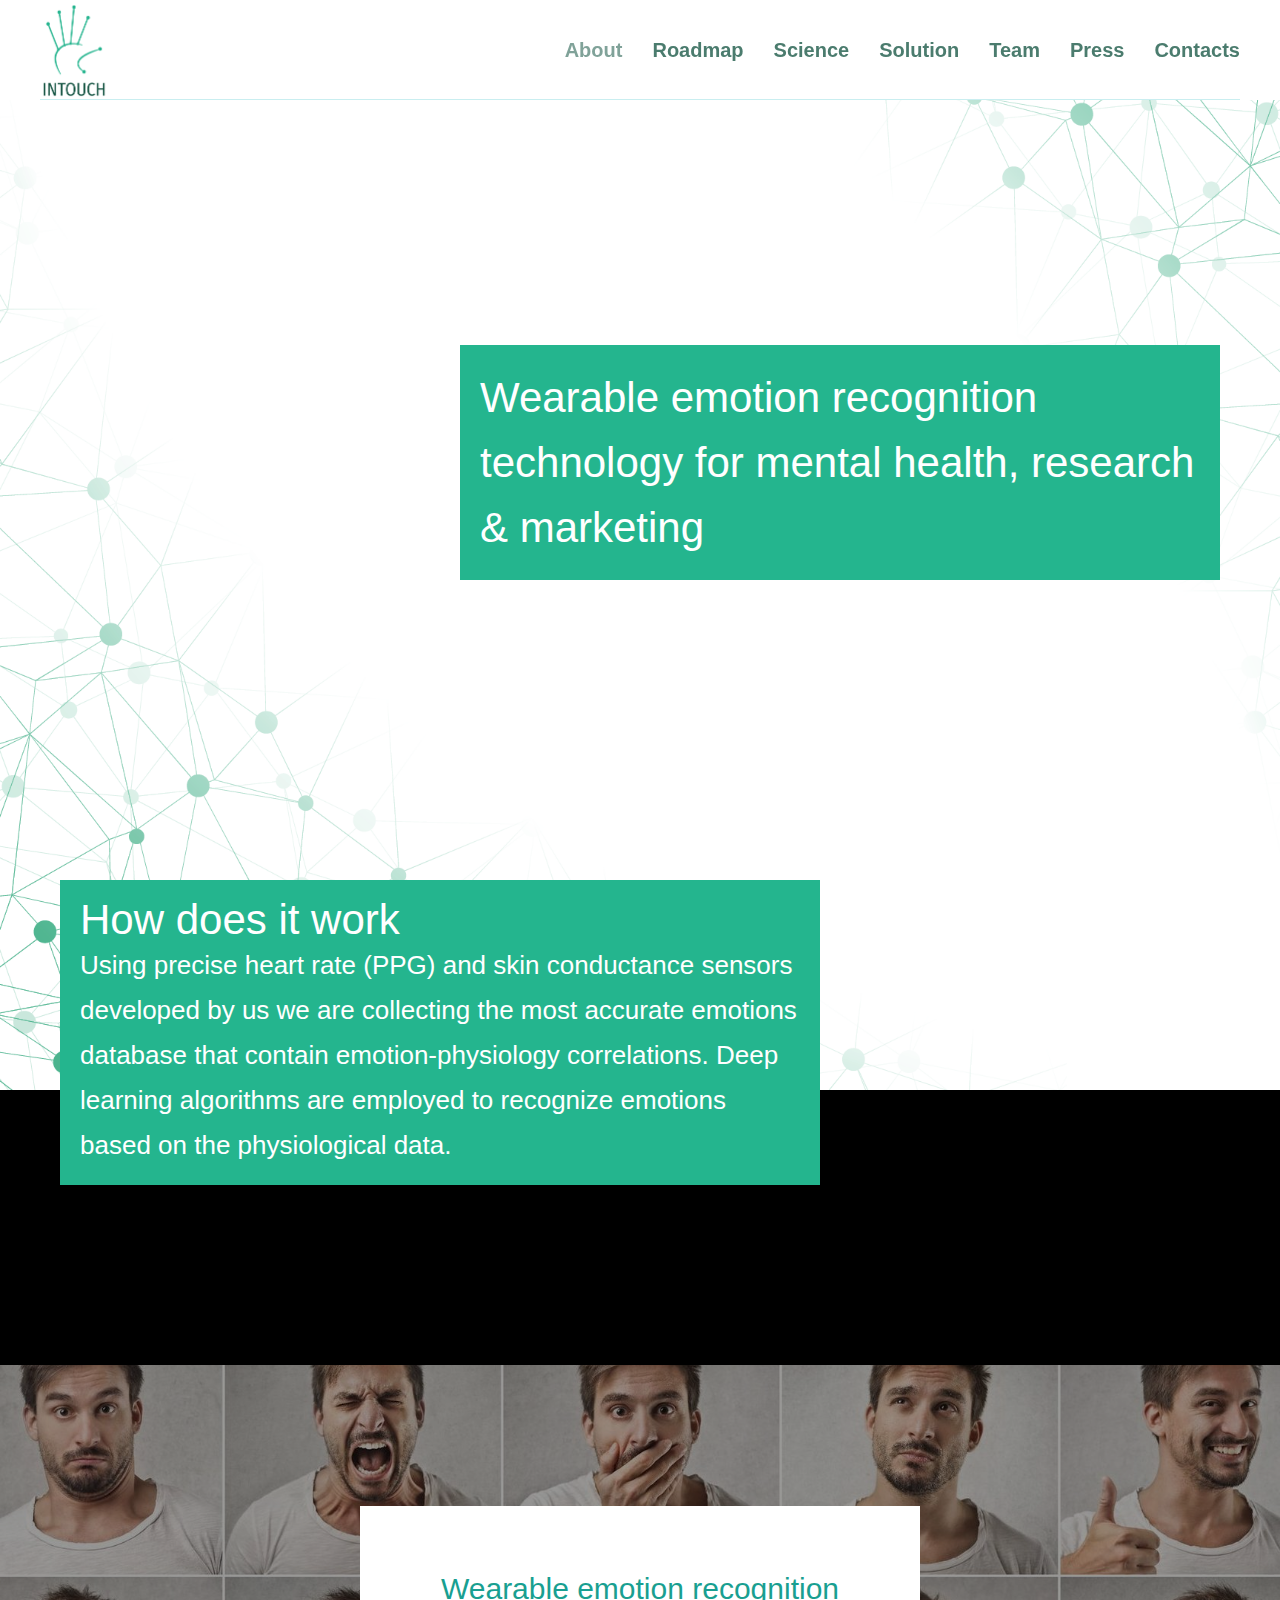
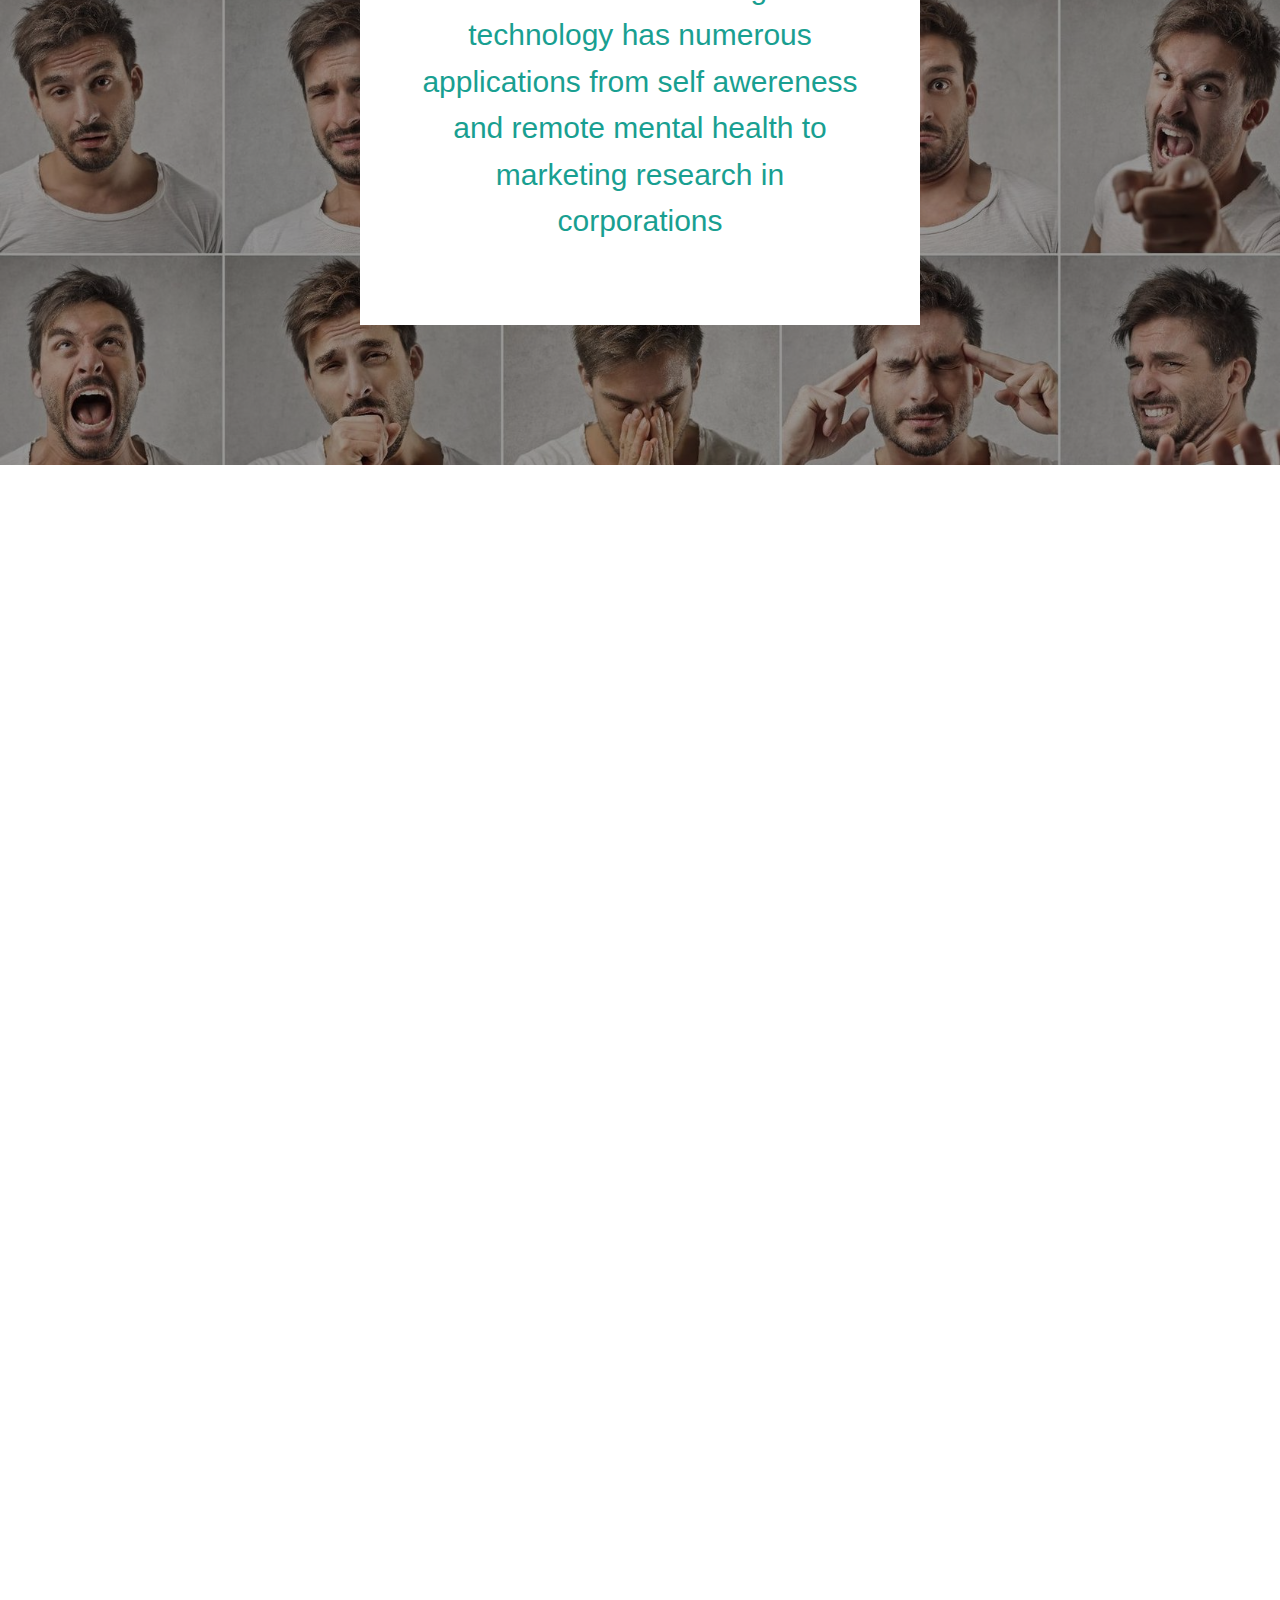
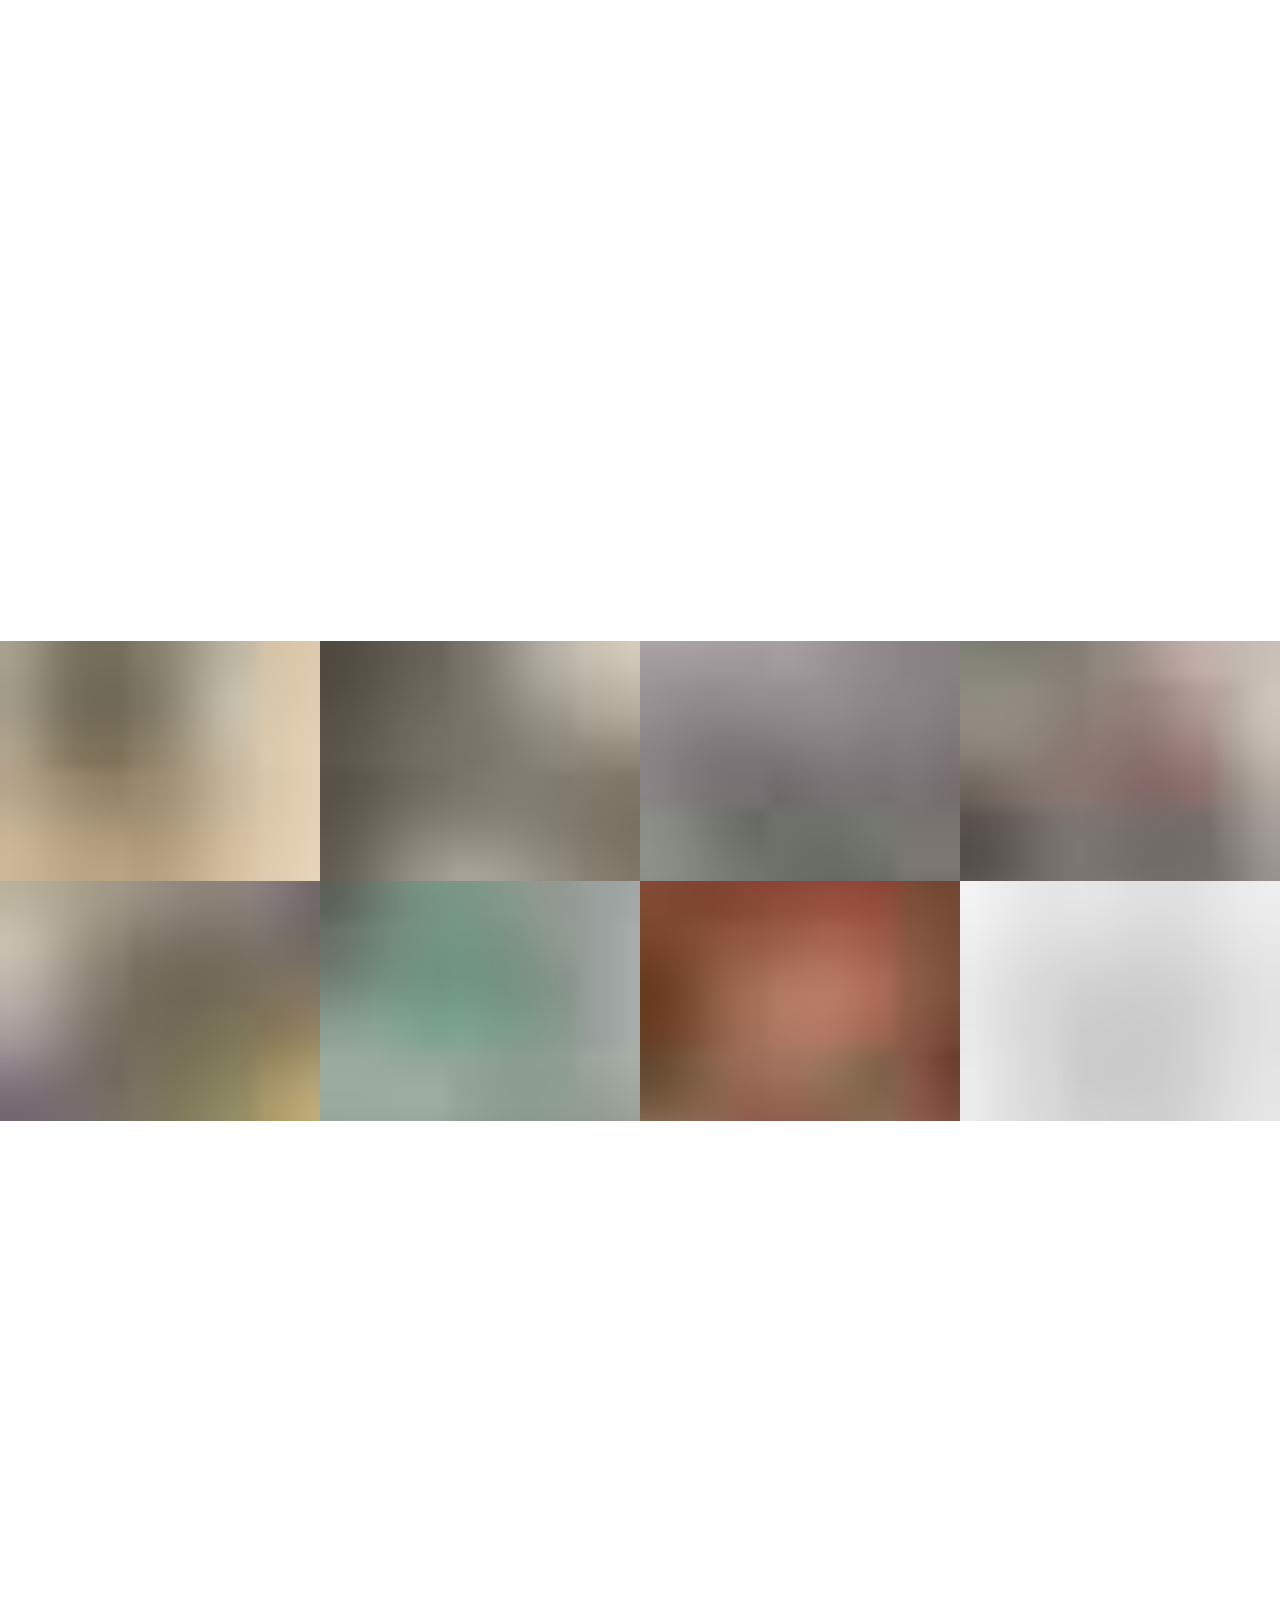
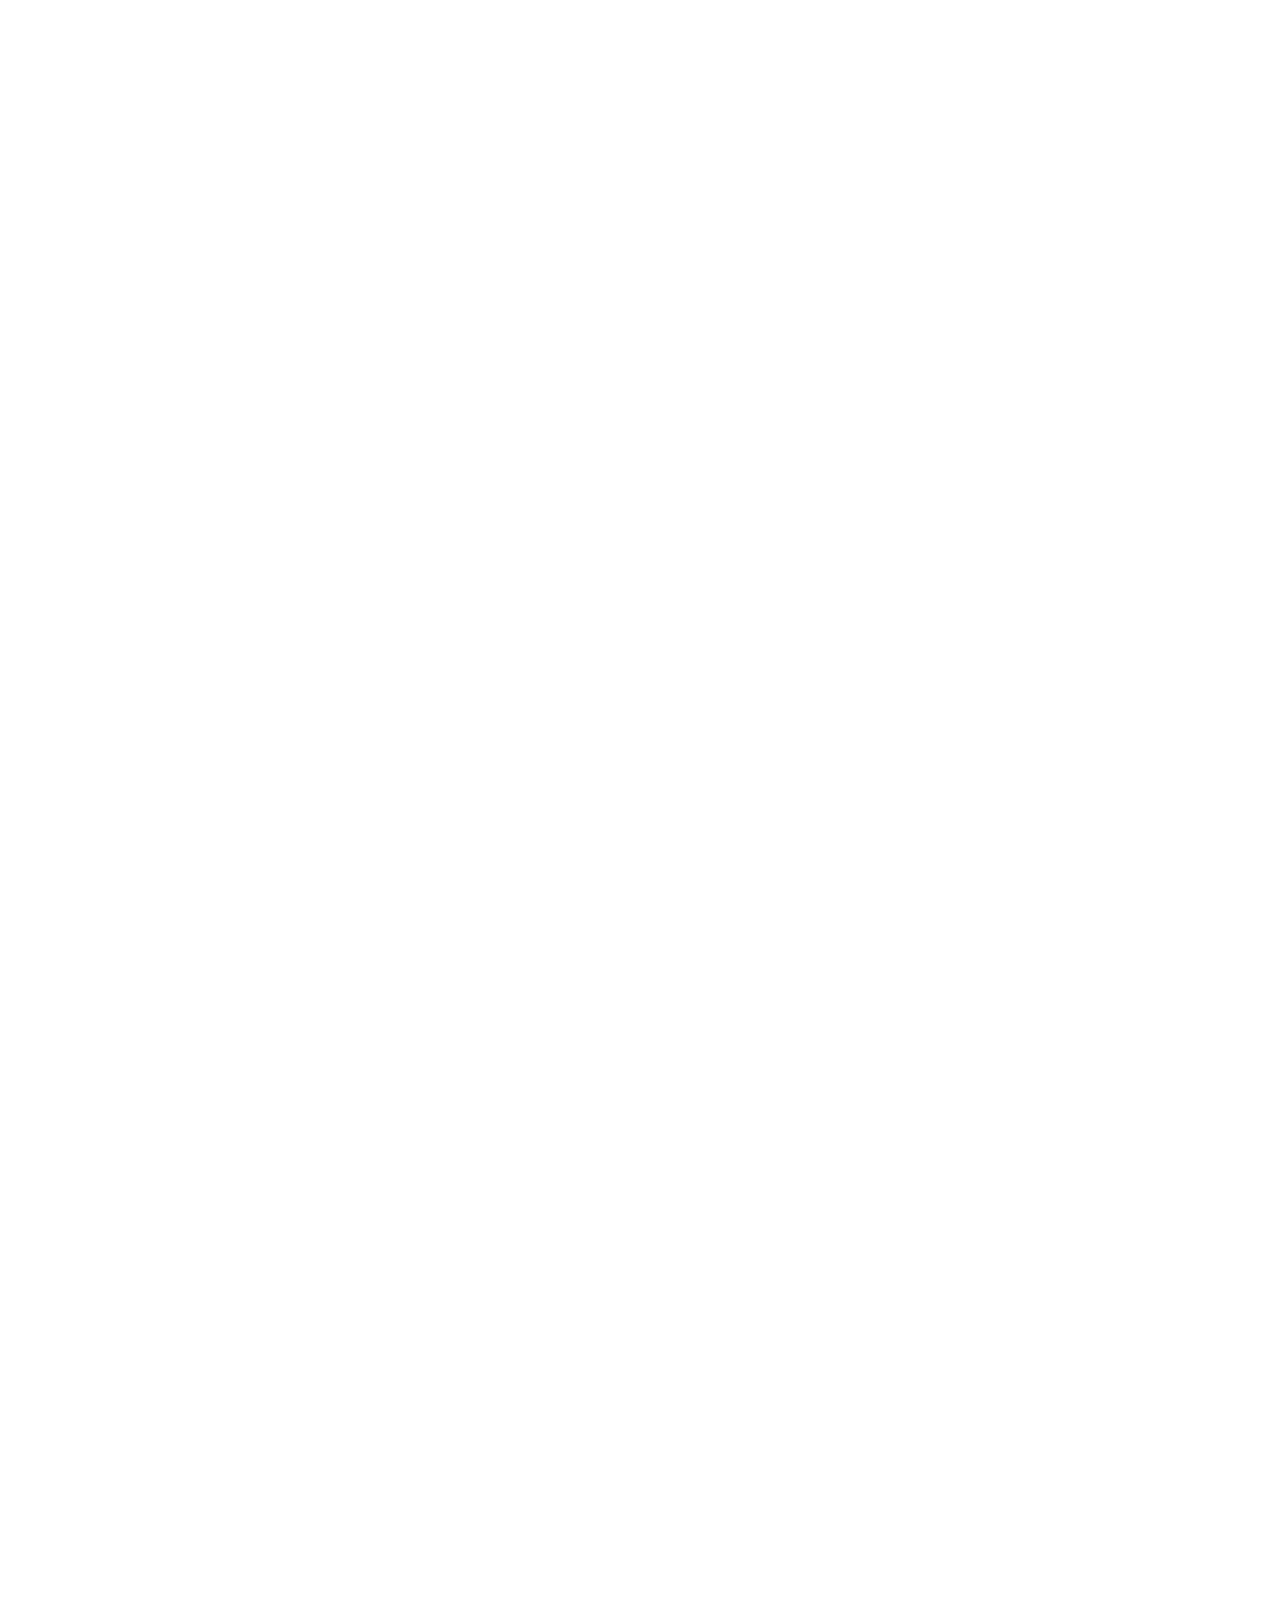
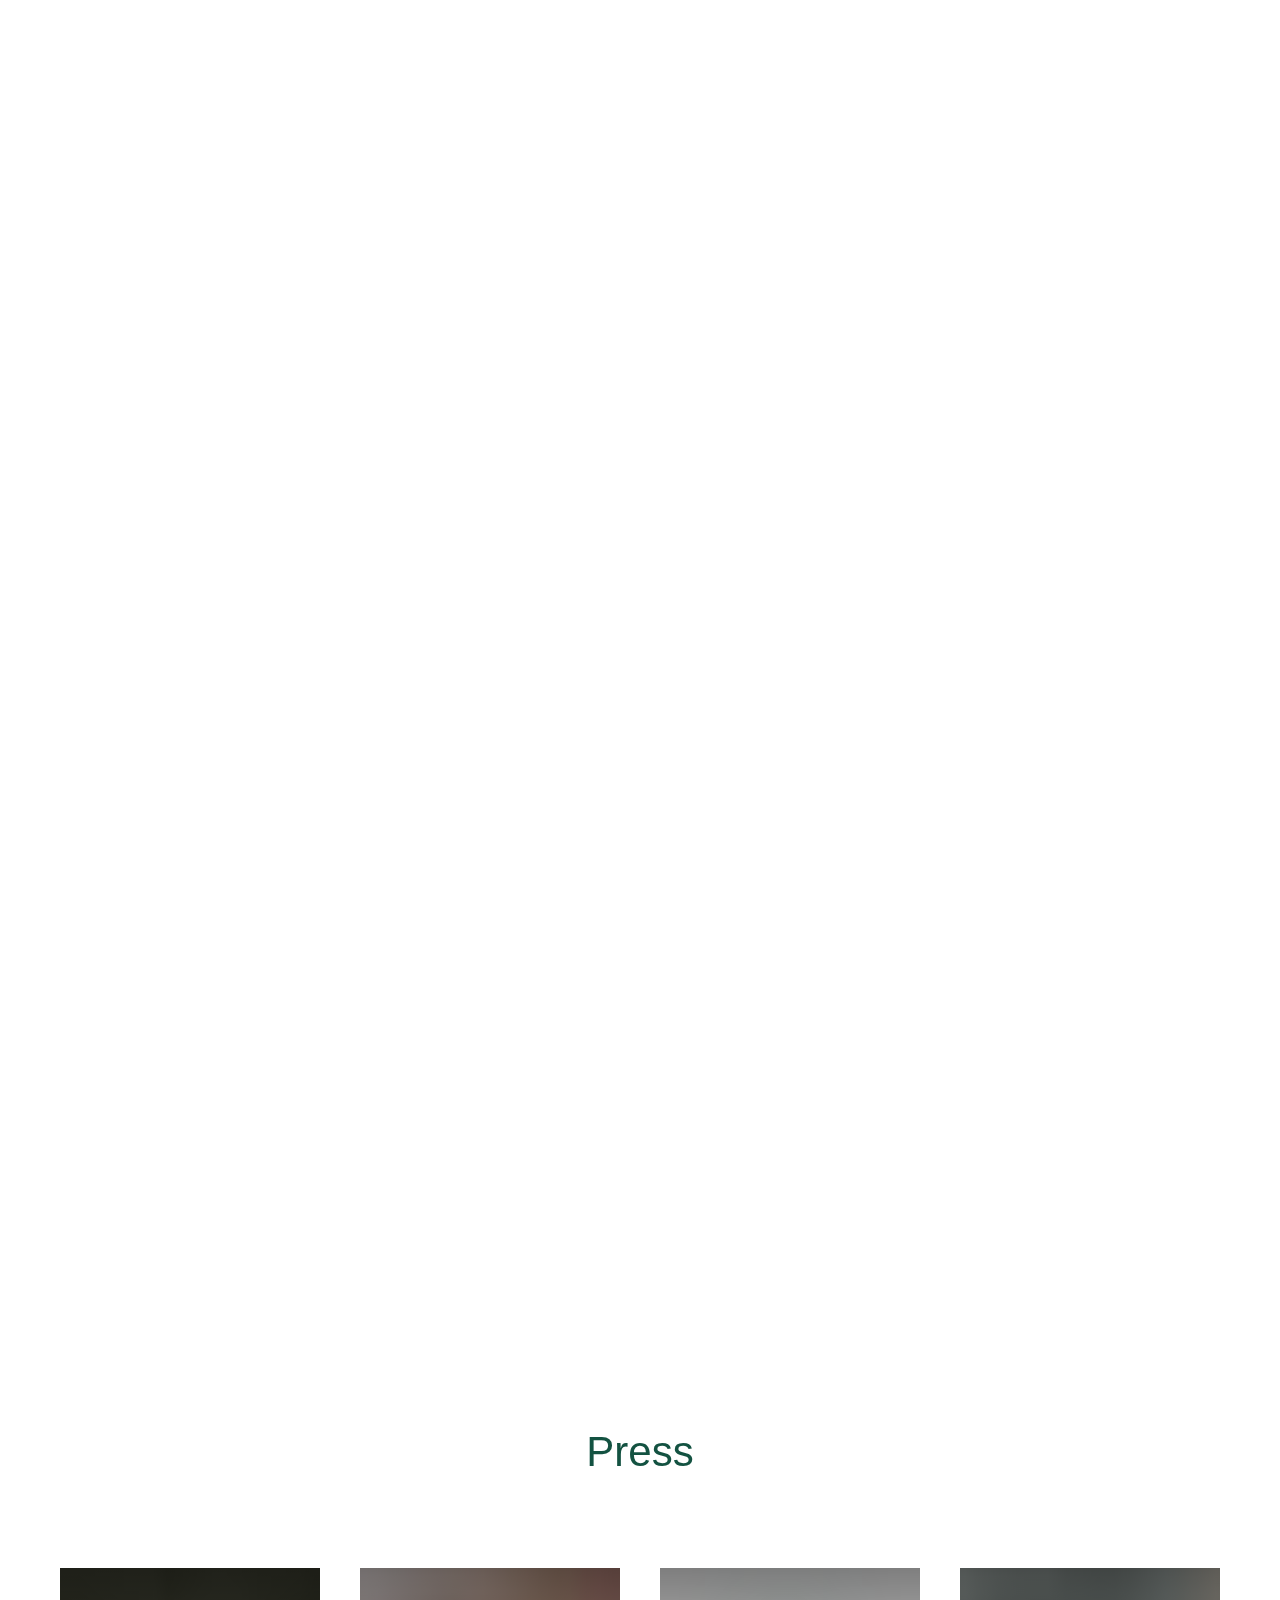
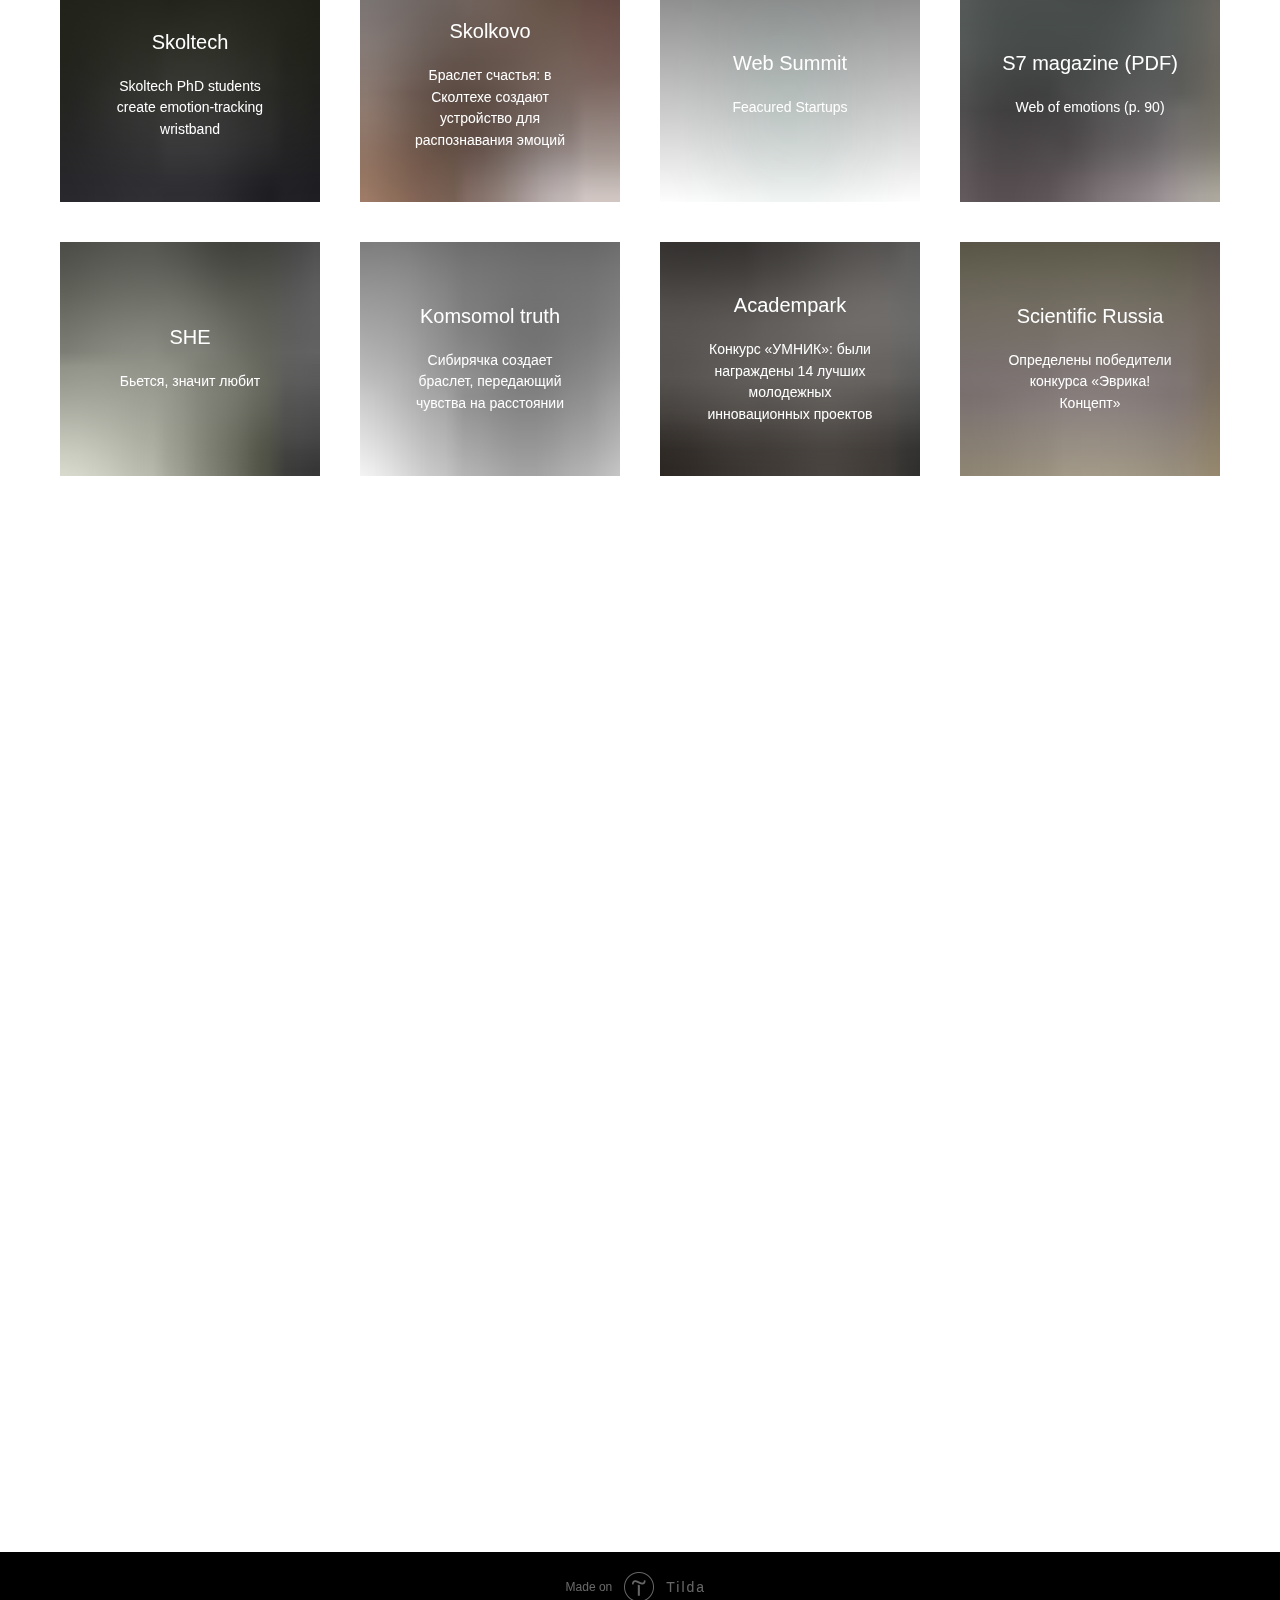
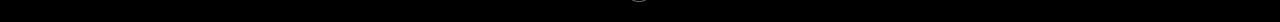
<file: index.html>
<!DOCTYPE html><html><head><meta charset="utf-8" /><meta http-equiv="Content-Type" content="text/html; charset=utf-8" /><meta name="viewport" content="width=device-width, initial-scale=1.0" /> <!--metatextblock--><title>inTouch</title><meta property="og:url" content="http://intouchemotions.com" /><meta property="og:title" content="inTouch" /><meta property="og:description" content="" /><meta property="og:type" content="website" /><meta property="og:image" content="images/tild6330-6134-4531-b538-323133396138__-__resize__504x__logo_.png" /><link rel="canonical" href="http://intouchemotions.com"><!--/metatextblock--><meta name="format-detection" content="telephone=no" /><meta http-equiv="x-dns-prefetch-control" content="on"><link rel="dns-prefetch" href="https://ws.tildacdn.com"><link rel="shortcut icon" href="/favicon.ico" type="image/x-icon" /><!-- Assets --><script src="https://neo.tildacdn.com/js/tilda-fallback-1.0.min.js" async charset="utf-8"></script><link rel="stylesheet" href="css/tilda-grid-3.0.min.css" type="text/css" media="all" onerror="this.loaderr='y';"/><link rel="stylesheet" href="css/tilda-blocks-page2580710.min.css?t=1701343861" type="text/css" media="all" onerror="this.loaderr='y';" /><link rel="stylesheet" href="css/tilda-cover-1.0.min.css" type="text/css" media="all" onerror="this.loaderr='y';" /><link rel="stylesheet" href="css/tilda-slds-1.4.min.css" type="text/css" media="print" onload="this.media='all';" onerror="this.loaderr='y';" /><noscript><link rel="stylesheet" href="css/tilda-slds-1.4.min.css" type="text/css" media="all" /></noscript><link rel="stylesheet" href="css/tilda-cards-1.0.min.css" type="text/css" media="all" onerror="this.loaderr='y';" /><link rel="stylesheet" href="css/tilda-zoom-2.0.min.css" type="text/css" media="print" onload="this.media='all';" onerror="this.loaderr='y';" /><noscript><link rel="stylesheet" href="css/tilda-zoom-2.0.min.css" type="text/css" media="all" /></noscript><script nomodule src="js/tilda-polyfill-1.0.min.js" charset="utf-8"></script><script type="text/javascript">function t_onReady(func) {
if (document.readyState != 'loading') {
func();
} else {
document.addEventListener('DOMContentLoaded', func);
}
}
function t_onFuncLoad(funcName, okFunc, time) {
if (typeof window[funcName] === 'function') {
okFunc();
} else {
setTimeout(function() {
t_onFuncLoad(funcName, okFunc, time);
},(time || 100));
}
}</script><script src="js/jquery-1.10.2.min.js" charset="utf-8" onerror="this.loaderr='y';"></script> <script src="js/tilda-scripts-3.0.min.js" charset="utf-8" defer onerror="this.loaderr='y';"></script><script src="js/tilda-blocks-page2580710.min.js?t=1701343861" charset="utf-8" async onerror="this.loaderr='y';"></script><script src="js/tilda-lazyload-1.0.min.js" charset="utf-8" async onerror="this.loaderr='y';"></script><script src="js/tilda-menu-1.0.min.js" charset="utf-8" async onerror="this.loaderr='y';"></script><script src="js/tilda-cover-1.0.min.js" charset="utf-8" async onerror="this.loaderr='y';"></script><script src="js/tilda-slds-1.4.min.js" charset="utf-8" async onerror="this.loaderr='y';"></script><script src="js/hammer.min.js" charset="utf-8" async onerror="this.loaderr='y';"></script><script src="js/tilda-zero-1.1.min.js" charset="utf-8" async onerror="this.loaderr='y';"></script><script src="js/tilda-cards-1.0.min.js" charset="utf-8" async onerror="this.loaderr='y';"></script><script src="js/tilda-zoom-2.0.min.js" charset="utf-8" async onerror="this.loaderr='y';"></script><script src="js/tilda-skiplink-1.0.min.js" charset="utf-8" async onerror="this.loaderr='y';"></script><script src="js/tilda-events-1.0.min.js" charset="utf-8" async onerror="this.loaderr='y';"></script><script type="text/javascript">window.dataLayer = window.dataLayer || [];</script><!-- Google Tag Manager --><script type="text/javascript">(function(w,d,s,l,i){w[l]=w[l]||[];w[l].push({'gtm.start':
new Date().getTime(),event:'gtm.js'});var f=d.getElementsByTagName(s)[0],
j=d.createElement(s),dl=l!='dataLayer'?'&l='+l:'';j.async=true;j.src=
'https://www.googletagmanager.com/gtm.js?id='+i+dl;f.parentNode.insertBefore(j,f);
})(window,document,'script','dataLayer','UA-100606758-1');</script><!-- End Google Tag Manager --><script type="text/javascript">(function () {
if((/bot|google|yandex|baidu|bing|msn|duckduckbot|teoma|slurp|crawler|spider|robot|crawling|facebook/i.test(navigator.userAgent))===false && typeof(sessionStorage)!='undefined' && sessionStorage.getItem('visited')!=='y' && document.visibilityState){
var style=document.createElement('style');
style.type='text/css';
style.innerHTML='@media screen and (min-width: 980px) {.t-records {opacity: 0;}.t-records_animated {-webkit-transition: opacity ease-in-out .2s;-moz-transition: opacity ease-in-out .2s;-o-transition: opacity ease-in-out .2s;transition: opacity ease-in-out .2s;}.t-records.t-records_visible {opacity: 1;}}';
document.getElementsByTagName('head')[0].appendChild(style);
function t_setvisRecs(){
var alr=document.querySelectorAll('.t-records');
Array.prototype.forEach.call(alr, function(el) {
el.classList.add("t-records_animated");
});
setTimeout(function () {
Array.prototype.forEach.call(alr, function(el) {
el.classList.add("t-records_visible");
});
sessionStorage.setItem("visited", "y");
}, 400);
} 
document.addEventListener('DOMContentLoaded', t_setvisRecs);
}
})();</script></head><body class="t-body" style="margin:0;"><!--allrecords--><div id="allrecords" data-tilda-export="yes" class="t-records" data-hook="blocks-collection-content-node" data-tilda-project-id="614646" data-tilda-page-id="2580710" data-tilda-formskey="539e0cf6befd4492dc0b9f8670a7b432" data-tilda-lazy="yes" ><div id="rec49758478" class="r t-rec t-rec_pt_0 t-rec_pb_0" style="padding-top:0px;padding-bottom:0px;background-color:#e1eaf2; " data-animationappear="off" data-record-type="456" data-bg-color="#e1eaf2"><!-- T456 --><div id="nav49758478marker"></div><div id="nav49758478" class="t456 t456__positionfixed " style="background-color: rgba(255,255,255,1); height:100px; " data-bgcolor-hex="#ffffff" data-bgcolor-rgba="rgba(255,255,255,1)" data-navmarker="nav49758478marker" data-appearoffset="" data-bgopacity-two="" data-menushadow="" data-bgopacity="1" data-menu-items-align="right" data-menu="yes"><div class="t456__maincontainer " style="height:100px;"><div class="t456__leftwrapper" style="min-width:70px;width:70px;"> <div class="t456__logowrapper" style="display: block;"><a href="http://intouchemotions.com" style="color:#ffffff;"><img class="t456__imglogo t456__imglogomobile" 
src="images/tild6330-6134-4531-b538-323133396138__logo_.png" 
imgfield="img" 
style="max-width: 70px; width: 70px;"
alt="inTouch"
></a></div></div><nav 
class="t456__rightwrapper t456__menualign_right" 
style=""><ul role="list" class="t456__list t-menu__list"><li class="t456__list_item" 
style="padding:0 15px 0 0;"><a class="t-menu__link-item" 
href="#rec73195547" data-menu-submenu-hook="" data-menu-item-number="1" 
style="color:#4b7c6e;font-size:20px;font-weight:600;">About</a></li><li class="t456__list_item" 
style="padding:0 15px;"><a class="t-menu__link-item" 
href="#rec73445437" data-menu-submenu-hook="" data-menu-item-number="2" 
style="color:#4b7c6e;font-size:20px;font-weight:600;">Roadmap</a></li><li class="t456__list_item" 
style="padding:0 15px;"><a class="t-menu__link-item" 
href="#rec73462289" data-menu-submenu-hook="" data-menu-item-number="3" 
style="color:#4b7c6e;font-size:20px;font-weight:600;">Science</a></li><li class="t456__list_item" 
style="padding:0 15px;"><a class="t-menu__link-item" 
href="#rec73584320" data-menu-submenu-hook="" data-menu-item-number="4" 
style="color:#4b7c6e;font-size:20px;font-weight:600;">Solution</a></li><li class="t456__list_item" 
style="padding:0 15px;"><a class="t-menu__link-item" 
href="#rec73656636" data-menu-submenu-hook="" data-menu-item-number="5" 
style="color:#4b7c6e;font-size:20px;font-weight:600;">Team</a></li><li class="t456__list_item" 
style="padding:0 15px;"><a class="t-menu__link-item" 
href="#rec73663145" data-menu-submenu-hook="" data-menu-item-number="6" 
style="color:#4b7c6e;font-size:20px;font-weight:600;">Press</a></li><li class="t456__list_item" 
style="padding:0 0 0 15px;"><a class="t-menu__link-item" 
href="#rec49761516" data-menu-submenu-hook="" data-menu-item-number="7" 
style="color:#4b7c6e;font-size:20px;font-weight:600;">Contacts</a></li></ul></nav><div class="t456__linewrapper"><hr class="t456__horizontalline" style=" background-color:#c9eef0; "></div></div></div><style>@media screen and (max-width: 980px) {
#rec49758478 .t456__leftcontainer{
padding: 20px;
}
}
@media screen and (max-width: 980px) {
#rec49758478 .t456__imglogo{
padding: 20px 0;
}
}</style><script type="text/javascript">t_onReady(function() {
t_onFuncLoad('t_menu__highlightActiveLinks', function () {
t_menu__highlightActiveLinks('.t456__list_item a');
});
t_onFuncLoad('t_menu__findAnchorLinks', function () {
t_menu__findAnchorLinks('49758478', '.t456__list_item a');
});
});
t_onReady(function () {
t_onFuncLoad('t_menu__setBGcolor', function () {
t_menu__setBGcolor('49758478', '.t456');
window.addEventListener('resize', function () {
t_menu__setBGcolor('49758478', '.t456');
});
});
t_onFuncLoad('t_menu__interactFromKeyboard', function () {
t_menu__interactFromKeyboard('49758478');
});
});</script><style>#rec49758478 .t-menu__link-item{
}
@supports (overflow:-webkit-marquee) and (justify-content:inherit)
{
#rec49758478 .t-menu__link-item,
#rec49758478 .t-menu__link-item.t-active {
opacity: 1 !important;
}
}</style><!--[if IE 8]><style>#rec49758478 .t456 {
filter: progid:DXImageTransform.Microsoft.gradient(startColorStr='#D9ffffff', endColorstr='#D9ffffff');
}</style><![endif]--></div><div id="rec73195547" class="r t-rec t-rec_pb_0" style="padding-bottom:0px; " data-animationappear="off" data-record-type="237" ><!-- cover --><div class="t-cover"
id="recorddiv73195547"
bgimgfield="img"
style="height:700px; background-image:url('images/tild3638-6265-4961-b238-393037646262__-__resize__20x__net9.png');"
><div class="t-cover__carrier" id="coverCarry73195547"data-content-cover-id="73195547"data-content-cover-bg="images/tild3638-6265-4961-b238-393037646262__net9.png"data-display-changed="true"data-content-cover-height="700px"data-content-cover-parallax="fixed"style="height:700px; "itemscope itemtype="http://schema.org/ImageObject"><meta itemprop="image" content="images/tild3638-6265-4961-b238-393037646262__net9.png"></div><div class="t-cover__filter" style="height:700px;background-image: -moz-linear-gradient(top, rgba(0,0,0,0.0), rgba(0,0,0,0.0));background-image: -webkit-linear-gradient(top, rgba(0,0,0,0.0), rgba(0,0,0,0.0));background-image: -o-linear-gradient(top, rgba(0,0,0,0.0), rgba(0,0,0,0.0));background-image: -ms-linear-gradient(top, rgba(0,0,0,0.0), rgba(0,0,0,0.0));background-image: linear-gradient(top, rgba(0,0,0,0.0), rgba(0,0,0,0.0));filter: progid:DXImageTransform.Microsoft.gradient(startColorStr='#fe000000', endColorstr='#fe000000');"></div><div class="t208"><div class="t-container"><div class="t-col t-col_8 t-prefix_4"><div class="t-cover__wrapper t-valign_bottom" style="height:700px;"><div data-hook-content="covercontent"><div class="t208__wrapper"><div class="t208__textwrapper" style="background-color: rgba(36,181,142,1);"><div class="t208__text t-text t-text_sm" field="text"><div style="font-size:42px;" data-customstyle="yes">Wearable emotion recognition technology for mental health, research &amp; marketing </div></div></div></div></div></div></div></div></div><style>#rec73195547 .t208__text {
color: #ffffff;
}</style></div><style> #rec73195547 .t208__text { font-size: 24px; }</style></div><div id="rec73238242" class="r t-rec t-rec_pb_0" style="padding-bottom:0px; " data-animationappear="off" data-record-type="237" ><!-- cover --><div class="t-cover"
id="recorddiv73238242"
bgimgfield="img"
style="height:100px; background-image:url('images/tild6465-6364-4434-b062-323639383265__-__resize__20x__net9.png');"
><div class="t-cover__carrier" id="coverCarry73238242"data-content-cover-id="73238242"data-content-cover-bg="images/tild6465-6364-4434-b062-323639383265__net9.png"data-display-changed="true"data-content-cover-height="100px"data-content-cover-parallax="fixed"style="height:100px; "itemscope itemtype="http://schema.org/ImageObject"><meta itemprop="image" content="images/tild6465-6364-4434-b062-323639383265__net9.png"></div><div class="t-cover__filter" style="height:100px;background-image: -moz-linear-gradient(top, rgba(0,0,0,0.0), rgba(0,0,0,0.0));background-image: -webkit-linear-gradient(top, rgba(0,0,0,0.0), rgba(0,0,0,0.0));background-image: -o-linear-gradient(top, rgba(0,0,0,0.0), rgba(0,0,0,0.0));background-image: -ms-linear-gradient(top, rgba(0,0,0,0.0), rgba(0,0,0,0.0));background-image: linear-gradient(top, rgba(0,0,0,0.0), rgba(0,0,0,0.0));filter: progid:DXImageTransform.Microsoft.gradient(startColorStr='#fe000000', endColorstr='#fe000000');"></div><div class="t208"><div class="t-container"><div class="t-col t-col_8 "><div class="t-cover__wrapper t-valign_middle" style="height:100px;"><div data-hook-content="covercontent"><div class="t208__wrapper"><div class="t208__textwrapper" style="background-color: rgba(36,181,142,1);"><div class="t208__text t-text t-text_sm" field="text"><div style="font-size:42px;line-height:40px;" data-customstyle="yes">How does it work<br /> <span style="font-size: 26px;">Using precise heart rate (PPG) and skin conductance sensors developed by us we are collecting the most accurate emotions database that contain emotion-physiology correlations. Deep learning algorithms are employed to recognize emotions based on the physiological data. </span><br /></div></div></div></div></div></div></div></div></div><style>#rec73238242 .t208__text {
color: #ffffff;
}</style></div><style> #rec73238242 .t208__text { font-size: 24px; }</style></div><div id="rec73239827" class="r t-rec t-rec_pt_0 t-rec_pb_0" style="padding-top:0px;padding-bottom:0px; " data-record-type="232" ><!-- cover --><div class="t-cover"
id="recorddiv73239827"
bgimgfield="img"
style="height:700px; background-image:url('images/tild6638-3765-4832-b931-666361383736__-__resize__20x__clipdealer-a22756901.jpg');"
><div class="t-cover__carrier" id="coverCarry73239827"data-content-cover-id="73239827"data-content-cover-bg="images/tild6638-3765-4832-b931-666361383736__clipdealer-a22756901.jpg"data-display-changed="true"data-content-cover-height="700px"data-content-cover-parallax=""style="height:700px;background-attachment:scroll; "itemscope itemtype="http://schema.org/ImageObject"><meta itemprop="image" content="images/tild6638-3765-4832-b931-666361383736__clipdealer-a22756901.jpg"></div><div class="t-cover__filter" style="height:700px;background-color:#000;filter:alpha(opacity:40);KHTMLOpacity:0.4;MozOpacity:0.4;opacity:0.4;"></div><div class="t203"><div class="t-container"><div class="t-col t-col_6 t-prefix_3"><div class="t-cover__wrapper t-valign_middle" style="height:;"><div data-hook-content="covercontent"><div class="t203__wrapper"><div class="t203__textwrapper" ><div class="t203__text t-text t-text_md" field="text"><div style="font-size:30px;text-align:center;color:#199f91;" data-customstyle="yes">Wearable emotion recognition technology has numerous applications from self awereness and remote mental health to marketing research in corporations</div></div></div></div></div></div></div></div></div></div><style> #rec73239827 .t203__text { padding-top: 0px; }</style></div><div id="rec73445437" class="r t-rec t-rec_pt_30 t-rec_pb_30" style="padding-top:30px;padding-bottom:30px; " data-record-type="569" ><!-- T569 --><div class="t569" data-blocks-count="3"><div class="t-section__container t-container"><div class="t-col t-col_12"><div class="t-section__topwrapper t-align_center"><div class="t-section__title t-title t-title_xs" field="btitle">Our roadmap</div> </div></div></div><div class="t569__container t-container"><div class="t569__col t-col t-col_4"><div class="t569__imgwrapper t-align_center"><div class="t569__bgimg t-margin_auto t-bgimg" data-original="images/tild6434-6166-4235-b239-363832303039__ot9hu74thfi.jpg" 
bgimgfield="img"
style="width: 200px; height: 200px; background-image: url('images/tild6434-6166-4235-b239-363832303039__-__resizeb__20x__ot9hu74thfi.jpg');"
itemscope itemtype="http://schema.org/ImageObject"><meta itemprop="image" content="images/tild6434-6166-4235-b239-363832303039__ot9hu74thfi.jpg"></div></div><div class="t569__textwrapper t-align_center"><div class="t569__title t-name t-name_xs" style="font-size:28px;" field="title">Today</div><div class="t569__text t-text t-text_xs" style="font-size:24px;" field="descr">Laboratory solution for emotions research</div></div></div><div class="t569__col t-col t-col_4"><div class="t569__line-mobile t-align_center"><div class="t569__cirqle" ></div><div class="t569__cirqle" ></div><div class="t569__cirqle" ></div></div><div class="t569__imgwrapper t-align_center"><div class="t569__bgimg t-margin_auto t-bgimg" data-original="images/tild6565-3932-4762-b636-373033383263__prototype.jpg" 
bgimgfield="img2"
style="width: 200px; height: 200px; background-image: url('images/tild6565-3932-4762-b636-373033383263__-__resizeb__20x__prototype.jpg');"
itemscope itemtype="http://schema.org/ImageObject"><meta itemprop="image" content="images/tild6565-3932-4762-b636-373033383263__prototype.jpg"></div><div class="t569__line"><div class="t569__cirqle" ></div></div></div><div class="t569__textwrapper t-align_center"><div class="t569__title t-name t-name_xs" style="font-size:28px;" field="title2">1 year from now</div><div class="t569__text t-text t-text_xs" style="font-size:24px;" field="descr2"><div style="text-align:center;" data-customstyle="yes">Wearable solution for marketing and augmented mental health with continuous emotions measurement</div></div></div></div><div class="t569__col t-col t-col_4"><div class="t569__line-mobile t-align_center"><div class="t569__cirqle" ></div><div class="t569__cirqle" ></div><div class="t569__cirqle" ></div></div><div class="t569__imgwrapper t-align_center"><div class="t569__bgimg t-margin_auto t-bgimg" data-original="images/tild6134-3466-4434-a163-666366333337__proto.jpg" 
bgimgfield="img3"
style="width: 200px; height: 200px; background-image: url('images/tild6134-3466-4434-a163-666366333337__-__resizeb__20x__proto.jpg');"
itemscope itemtype="http://schema.org/ImageObject"><meta itemprop="image" content="images/tild6134-3466-4434-a163-666366333337__proto.jpg"></div><div class="t569__line"><div class="t569__cirqle" ></div></div></div><div class="t569__textwrapper t-align_center"><div class="t569__title t-name t-name_xs" style="font-size:28px;" field="title3">2 years from now</div><div class="t569__text t-text t-text_xs" style="font-size:24px;" field="descr3"><div style="text-align:center;" data-customstyle="yes">1. Wearable device for personal use and diverse applications. <br /> 2. Portable emotion recognition technology which could be embedded in wearables from other vendors <br /><br /></div></div></div></div></div></div><script>t_onReady(function () {
t_onFuncLoad('t569_init', function () {
t569_init('73445437');
});
});</script></div><div id="rec73462289" class="r t-rec t-rec_pt_0 t-rec_pb_0" style="padding-top:0px;padding-bottom:0px; " data-record-type="795" ><!-- T795 --><div class="t795"><div class="t-container t-align_center"><div class="t-col t-col_10 t-prefix_1"><div class="t795__title t-title t-title_xs t-margin_auto" field="title">Science</div> </div></div></div></div><div id="rec73450626" class="r t-rec t-rec_pt_30 t-rec_pb_75" style="padding-top:30px;padding-bottom:75px; " data-record-type="223" ><!-- T195 --><div class="t195"><div class="t-container"><div class="t-col t-col_6 "><div class="t195__text t-text t-text_md" field="text"><ol><li><span style="color: rgb(0, 0, 0);"><strong>What is an emotion? <br /></strong></span>Researchers distinguish several basic emotions, such as joy, sadness, fear, disgust, neutrality, and amusement. They are universal for all people and cultures in the world.</li><li><span style="color: rgb(0, 0, 0);"><strong>How emotions are connected to human physiology? <br /></strong></span>When the human experience a strong emotion it typically means that immediate action is required. For instance, if a person is scared - that suggests there is some life-threatening situation and he is about to run. That need a certain body preparation such as increased pulse. So emotions themselves lead to this initiation of body preparation which results in physiological changes.</li><li><span style="color: rgb(0, 0, 0);"><strong>How do emotion physiological changes emerge? <br /></strong></span>Outer signals are processed in our brain and then passed to the limbic region of the brain - the part that is responsible for emotion formation. Then, established emotions affect the body on who levels: On the first level - more prompt one, the activation of the sympathetic nervous system occurs which then further activate the reaction in all human organs. On the second level - limbic system activates hypothalamus which is responsible for hormone production. Hormones, like adrenaline, are introduced in the blood flow also affecting all human organs.</li></ol></div></div><div class="t-col t-col_6 t195__imgsection" itemscope itemtype="http://schema.org/ImageObject"><meta itemprop="image" content="images/tild3330-3335-4236-b264-643730623332__4.png"> <img class="t195__img t-img" 
src="images/tild3330-3335-4236-b264-643730623332__-__empty__4.png" data-original="images/tild3330-3335-4236-b264-643730623332__4.png" 
imgfield="img" data-tu-max-width="1200" data-tu-max-height="1200"
alt=""><br /><div class="t195__sectitle t-descr" field="imgtitle" itemprop="name"></div><div class="t195__secdescr t-descr" field="imgdescr" itemprop="description"></div></div></div></div></div><div id="rec73466037" class="r t-rec t-rec_pt_0 t-rec_pb_0" style="padding-top:0px;padding-bottom:0px; " data-record-type="795" ><!-- T795 --><div class="t795"><div class="t-container t-align_center"><div class="t-col t-col_10 t-prefix_1"><div class="t795__title t-title t-title_xs t-margin_auto" field="title">Development process</div> </div></div></div></div><div id="rec73450069" class="r t-rec t-rec_pt_0 t-rec_pb_0" style="padding-top:0px;padding-bottom:0px; " data-animationappear="off" data-record-type="552" ><!-- t552--><!-- @classes: t-descr t-descr_xxs --> <div class="t552"><div class="t552__container t-container_100"><div class="t552__tile t552__tile_25" itemscope itemtype="http://schema.org/ImageObject"><div class="t552__blockimg t552__blockimg_animated t-bgimg" data-original="images/tild3330-3331-4134-b738-623831363533__ot9hu74thfi.jpg" 
bgimgfield="gi_img__0" data-zoom-target="0" data-zoomable="yes" data-img-zoom-url="images/tild3330-3331-4134-b738-623831363533__ot9hu74thfi.jpg" 
style="background: url('images/tild3330-3331-4134-b738-623831363533__-__resizeb__20x__ot9hu74thfi.jpg') center center no-repeat; background-size:cover; height:18.75vw;"
><meta itemprop="image" content="images/tild3330-3331-4134-b738-623831363533__ot9hu74thfi.jpg"> </div></div><div class="t552__tile t552__tile_25" itemscope itemtype="http://schema.org/ImageObject"><div class="t552__blockimg t552__blockimg_animated t-bgimg" data-original="images/tild3936-6565-4039-b438-383365346237__3.jpg" 
bgimgfield="gi_img__1" data-zoom-target="1" data-zoomable="yes" data-img-zoom-url="images/tild3936-6565-4039-b438-383365346237__3.jpg" 
style="background: url('images/tild3936-6565-4039-b438-383365346237__-__resizeb__20x__3.jpg') center center no-repeat; background-size:cover; height:18.75vw;"
><meta itemprop="image" content="images/tild3936-6565-4039-b438-383365346237__3.jpg"> </div></div><div class="t552__tile t552__tile_25" itemscope itemtype="http://schema.org/ImageObject"><div class="t552__blockimg t552__blockimg_animated t-bgimg" data-original="images/tild3134-3437-4332-b038-303333303936__1.jpg" 
bgimgfield="gi_img__2" data-zoom-target="2" data-zoomable="yes" data-img-zoom-url="images/tild3134-3437-4332-b038-303333303936__1.jpg" 
style="background: url('images/tild3134-3437-4332-b038-303333303936__-__resizeb__20x__1.jpg') center center no-repeat; background-size:cover; height:18.75vw;"
><meta itemprop="image" content="images/tild3134-3437-4332-b038-303333303936__1.jpg"> </div></div><div class="t552__tile t552__tile_25" itemscope itemtype="http://schema.org/ImageObject"><div class="t552__blockimg t552__blockimg_animated t-bgimg" data-original="images/tild3166-6334-4636-b935-616233656639__6.jpg" 
bgimgfield="gi_img__3" data-zoom-target="3" data-zoomable="yes" data-img-zoom-url="images/tild3166-6334-4636-b935-616233656639__6.jpg" 
style="background: url('images/tild3166-6334-4636-b935-616233656639__-__resizeb__20x__6.jpg') center center no-repeat; background-size:cover; height:18.75vw;"
><meta itemprop="image" content="images/tild3166-6334-4636-b935-616233656639__6.jpg"> </div></div><div class="t552__tile t552__tile_25" itemscope itemtype="http://schema.org/ImageObject"><div class="t552__blockimg t552__blockimg_animated t-bgimg" data-original="images/tild3336-3933-4866-a532-306166303435__a2f8fg2m4bw.jpg" 
bgimgfield="gi_img__4" data-zoom-target="4" data-zoomable="yes" data-img-zoom-url="images/tild3336-3933-4866-a532-306166303435__a2f8fg2m4bw.jpg" 
style="background: url('images/tild3336-3933-4866-a532-306166303435__-__resizeb__20x__a2f8fg2m4bw.jpg') center center no-repeat; background-size:cover; height:18.75vw;"
><meta itemprop="image" content="images/tild3336-3933-4866-a532-306166303435__a2f8fg2m4bw.jpg"> </div></div><div class="t552__tile t552__tile_25" itemscope itemtype="http://schema.org/ImageObject"><div class="t552__blockimg t552__blockimg_animated t-bgimg" data-original="images/tild3131-6166-4238-a464-383362356439__7.jpg" 
bgimgfield="gi_img__5" data-zoom-target="5" data-zoomable="yes" data-img-zoom-url="images/tild3131-6166-4238-a464-383362356439__7.jpg" 
style="background: url('images/tild3131-6166-4238-a464-383362356439__-__resizeb__20x__7.jpg') center center no-repeat; background-size:cover; height:18.75vw;"
><meta itemprop="image" content="images/tild3131-6166-4238-a464-383362356439__7.jpg"> </div></div><div class="t552__tile t552__tile_25" itemscope itemtype="http://schema.org/ImageObject"><div class="t552__blockimg t552__blockimg_animated t-bgimg" data-original="images/tild6665-3333-4139-a363-326261306336__hjkufpwuf0a.jpg" 
bgimgfield="gi_img__6" data-zoom-target="6" data-zoomable="yes" data-img-zoom-url="images/tild6665-3333-4139-a363-326261306336__hjkufpwuf0a.jpg" 
style="background: url('images/tild6665-3333-4139-a363-326261306336__-__resizeb__20x__hjkufpwuf0a.jpg') center center no-repeat; background-size:cover; height:18.75vw;"
><meta itemprop="image" content="images/tild6665-3333-4139-a363-326261306336__hjkufpwuf0a.jpg"> </div></div><div class="t552__tile t552__tile_25" itemscope itemtype="http://schema.org/ImageObject"><div class="t552__blockimg t552__blockimg_animated t-bgimg" data-original="images/tild6233-6339-4733-a363-626636363334__2.jpg" 
bgimgfield="gi_img__7" data-zoom-target="7" data-zoomable="yes" data-img-zoom-url="images/tild6233-6339-4733-a363-626636363334__2.jpg" 
style="background: url('images/tild6233-6339-4733-a363-626636363334__-__resizeb__20x__2.jpg') center center no-repeat; background-size:cover; height:18.75vw;"
><meta itemprop="image" content="images/tild6233-6339-4733-a363-626636363334__2.jpg"> </div></div></div></div><script>t_onReady(function() {
t_onFuncLoad('t552_init', function() {
t552_init('73450069','0.75');
});
});</script></div><div id="rec73584320" class="r t-rec t-rec_pt_0 t-rec_pb_0" style="padding-top:0px;padding-bottom:0px; " data-record-type="396" ><!-- T396 --><style>#rec73584320 .t396__artboard {height: 630px; background-color: #ffffff; }#rec73584320 .t396__filter {height: 630px; }#rec73584320 .t396__carrier{height: 630px;background-position: center center;background-attachment: scroll;background-size: cover;background-repeat: no-repeat;}@media screen and (max-width: 1199px) {#rec73584320 .t396__artboard {height: 619px;}#rec73584320 .t396__filter {height: 619px;}#rec73584320 .t396__carrier {height: 619px;background-attachment: scroll;}}@media screen and (max-width: 959px) {#rec73584320 .t396__artboard {height: 1080px;}#rec73584320 .t396__filter {height: 1080px;}#rec73584320 .t396__carrier {height: 1080px;background-attachment: scroll;}}@media screen and (max-width: 639px) {#rec73584320 .t396__artboard {height: 1060px;}#rec73584320 .t396__filter {height: 1060px;}#rec73584320 .t396__carrier {height: 1060px;background-attachment: scroll;}}@media screen and (max-width: 479px) {#rec73584320 .t396__artboard {height: 935px;}#rec73584320 .t396__filter {height: 935px;}#rec73584320 .t396__carrier {height: 935px;background-attachment: scroll;}} #rec73584320 .tn-elem[data-elem-id="1470210011265"] { color: #24b58e; z-index: 6; top: 239px;left: calc(50% - 600px + 29px);width: 370px;}#rec73584320 .tn-elem[data-elem-id="1470210011265"] .tn-atom { color: #24b58e; font-size: 24px; font-family: 'FiraSans',Arial,sans-serif; line-height: 1.55; font-weight: 400; background-position: center center;border-color: transparent ;border-style: solid ; }@media screen and (max-width: 1199px) {#rec73584320 .tn-elem[data-elem-id="1470210011265"] {top: 216px;left: calc(50% - 480px + 20px);width: 300px;}#rec73584320 .tn-elem[data-elem-id="1470210011265"] .tn-atom { font-size: 24px; }}@media screen and (max-width: 959px) {#rec73584320 .tn-elem[data-elem-id="1470210011265"] {top: 226px;left: calc(50% - 320px + 70px);width: 540px;}}@media screen and (max-width: 639px) {#rec73584320 .tn-elem[data-elem-id="1470210011265"] {top: 156px;left: calc(50% - 240px + 50px);width: 420px;}#rec73584320 .tn-elem[data-elem-id="1470210011265"] .tn-atom { font-size: 24px; line-height: 1.5; }}@media screen and (max-width: 479px) {#rec73584320 .tn-elem[data-elem-id="1470210011265"] {top: 161px;left: calc(50% - 160px + 20px);width: 260px;}#rec73584320 .tn-elem[data-elem-id="1470210011265"] .tn-atom { font-size: 16px; line-height: 1.45; }} #rec73584320 .tn-elem[data-elem-id="1474451816576"] { color: #000000; text-align: center; z-index: 8; top: 431px;left: calc(50% - 600px + 420px);width: 360px;}#rec73584320 .tn-elem[data-elem-id="1474451816576"] .tn-atom { color: #000000; font-size: 15px; font-family: 'Arial',Arial,sans-serif; line-height: 1.55; font-weight: 400; background-position: center center;border-color: transparent ;border-style: solid ; }@media screen and (max-width: 1199px) {#rec73584320 .tn-elem[data-elem-id="1474451816576"] {top: 426px;left: calc(50% - 480px + 330px);width: 300px;}#rec73584320 .tn-elem[data-elem-id="1474451816576"] .tn-atom { font-size: 14px; }}@media screen and (max-width: 959px) {#rec73584320 .tn-elem[data-elem-id="1474451816576"] {top: 641px;left: calc(50% - 320px + 50px);width: 540px;}}@media screen and (max-width: 639px) {#rec73584320 .tn-elem[data-elem-id="1474451816576"] {top: 597px;left: calc(50% - 240px + 30px);width: 420px;}#rec73584320 .tn-elem[data-elem-id="1474451816576"] .tn-atom { font-size: 12px; line-height: 1.5; }}@media screen and (max-width: 479px) {#rec73584320 .tn-elem[data-elem-id="1474451816576"] {top: 593px;left: calc(50% - 160px + 30px);width: 260px;}#rec73584320 .tn-elem[data-elem-id="1474451816576"] .tn-atom { line-height: 1.45; }} #rec73584320 .tn-elem[data-elem-id="1474453340892"] { color: #24b58e; z-index: 9; top: 253px;left: calc(50% - 600px + 838px);width: 330px;}#rec73584320 .tn-elem[data-elem-id="1474453340892"] .tn-atom { color: #24b58e; font-size: 24px; font-family: 'FiraSans',Arial,sans-serif; line-height: 1.55; font-weight: 400; background-position: center center;border-color: transparent ;border-style: solid ; }@media screen and (max-width: 1199px) {#rec73584320 .tn-elem[data-elem-id="1474453340892"] {top: 246px;left: calc(50% - 480px + 660px);width: 300px;}#rec73584320 .tn-elem[data-elem-id="1474453340892"] .tn-atom { font-size: 24px; }}@media screen and (max-width: 959px) {#rec73584320 .tn-elem[data-elem-id="1474453340892"] {top: 910px;left: calc(50% - 320px + 50px);width: 540px;}}@media screen and (max-width: 639px) {#rec73584320 .tn-elem[data-elem-id="1474453340892"] {top: 842px;left: calc(50% - 240px + 60px);width: 420px;}#rec73584320 .tn-elem[data-elem-id="1474453340892"] .tn-atom { font-size: 24px; line-height: 1.5; }}@media screen and (max-width: 479px) {#rec73584320 .tn-elem[data-elem-id="1474453340892"] {top: 775px;left: calc(50% - 160px + 30px);width: 260px;}#rec73584320 .tn-elem[data-elem-id="1474453340892"] .tn-atom { font-size: 16px; line-height: 1.45; }} #rec73584320 .tn-elem[data-elem-id="1474883605729"] { z-index: 16; top: 355px;left: calc(50% - 600px + 414px);width: 60px;}#rec73584320 .tn-elem[data-elem-id="1474883605729"] .tn-atom { background-position: center center;border-color: transparent ;border-style: solid ; }@media screen and (max-width: 1199px) {#rec73584320 .tn-elem[data-elem-id="1474883605729"] {top: 337px;left: calc(50% - 480px + 298px);}}@media screen and (max-width: 959px) {#rec73584320 .tn-elem[data-elem-id="1474883605729"] {top: 447px;left: calc(50% - 320px + 290px);}#rec73584320 .tn-elem[data-elem-id="1474883605729"] .tn-atom {-webkit-transform: rotate(90deg);-moz-transform: rotate(90deg);transform: rotate(90deg);}}@media screen and (max-width: 639px) {#rec73584320 .tn-elem[data-elem-id="1474883605729"] {top: 403px;left: calc(50% - 240px + 217px);}}@media screen and (max-width: 479px) {#rec73584320 .tn-elem[data-elem-id="1474883605729"] {top: 353px;left: calc(50% - 160px + 130px);}} #rec73584320 .tn-elem[data-elem-id="1474883724494"] { z-index: 17; top: 355px;left: calc(50% - 600px + 732px);width: 60px;}#rec73584320 .tn-elem[data-elem-id="1474883724494"] .tn-atom { background-position: center center;border-color: transparent ;border-style: solid ; }@media screen and (max-width: 1199px) {#rec73584320 .tn-elem[data-elem-id="1474883724494"] {top: 337px;left: calc(50% - 480px + 598px);}}@media screen and (max-width: 959px) {#rec73584320 .tn-elem[data-elem-id="1474883724494"] {top: 792px;left: calc(50% - 320px + 290px);}#rec73584320 .tn-elem[data-elem-id="1474883724494"] .tn-atom {-webkit-transform: rotate(90deg);-moz-transform: rotate(90deg);transform: rotate(90deg);}}@media screen and (max-width: 639px) {#rec73584320 .tn-elem[data-elem-id="1474883724494"] {top: 750px;left: calc(50% - 240px + 217px);}}@media screen and (max-width: 479px) {#rec73584320 .tn-elem[data-elem-id="1474883724494"] {top: 675px;left: calc(50% - 160px + 130px);}} #rec73584320 .tn-elem[data-elem-id="1480515483995"] { color: #135241; text-align: center; z-index: 18; top: 87px;left: calc(50% - 600px + 20px);width: 1160px;}#rec73584320 .tn-elem[data-elem-id="1480515483995"] .tn-atom { color: #135241; font-size: 42px; font-family: 'FiraSans',Arial,sans-serif; line-height: 1.55; font-weight: 400; background-position: center center;border-color: transparent ;border-style: solid ; }@media screen and (max-width: 1199px) {#rec73584320 .tn-elem[data-elem-id="1480515483995"] {top: 94px;left: calc(50% - 480px + 0px);width: 940px;}#rec73584320 .tn-elem[data-elem-id="1480515483995"] .tn-atom { font-size: 38px; }}@media screen and (max-width: 959px) {#rec73584320 .tn-elem[data-elem-id="1480515483995"] {top: 84px;left: calc(50% - 320px + 20px);width: 600px;}}@media screen and (max-width: 639px) {#rec73584320 .tn-elem[data-elem-id="1480515483995"] {top: 57px;left: calc(50% - 240px + 10px);width: 460px;}#rec73584320 .tn-elem[data-elem-id="1480515483995"] .tn-atom { font-size: 30px; }}@media screen and (max-width: 479px) {#rec73584320 .tn-elem[data-elem-id="1480515483995"] {top: 71px;left: calc(50% - 160px + 10px);width: 300px;}} #rec73584320 .tn-elem[data-elem-id="1541405194888"] { z-index: 19; top: 201px;left: calc(50% - 600px + 452px);width: 310px;}#rec73584320 .tn-elem[data-elem-id="1541405194888"] .tn-atom { background-position: center center;border-color: transparent ;border-style: solid ; }@media screen and (max-width: 1199px) {#rec73584320 .tn-elem[data-elem-id="1541405194888"] {top: 191px;left: calc(50% - 480px + 322px);}}@media screen and (max-width: 959px) {#rec73584320 .tn-elem[data-elem-id="1541405194888"] {top: 488px;left: calc(50% - 320px + 162px);}}@media screen and (max-width: 639px) {#rec73584320 .tn-elem[data-elem-id="1541405194888"] {top: 450px;left: calc(50% - 240px + 92px);}}@media screen and (max-width: 479px) {#rec73584320 .tn-elem[data-elem-id="1541405194888"] {top: 381px;left: calc(50% - 160px + 2px);}} #rec73584320 .tn-elem[data-elem-id="1541405351458"] { color: #135241; text-align: center; z-index: 20; top: 184px;left: calc(50% - 600px + 90px);width: 230px;}#rec73584320 .tn-elem[data-elem-id="1541405351458"] .tn-atom { color: #135241; font-size: 28px; font-family: 'FiraSans',Arial,sans-serif; line-height: 1.55; font-weight: 500; background-position: center center;border-color: transparent ;border-style: solid ; }@media screen and (max-width: 1199px) {}@media screen and (max-width: 959px) {#rec73584320 .tn-elem[data-elem-id="1541405351458"] {top: 187px;left: calc(50% - 320px + 200px);}}@media screen and (max-width: 639px) {#rec73584320 .tn-elem[data-elem-id="1541405351458"] {top: 124px;left: calc(50% - 240px + 120px);}}@media screen and (max-width: 479px) {#rec73584320 .tn-elem[data-elem-id="1541405351458"] {top: 133px;left: calc(50% - 160px + 40px);}} #rec73584320 .tn-elem[data-elem-id="1541405379075"] { color: #135241; text-align: center; z-index: 21; top: 184px;left: calc(50% - 600px + 920px);width: 120px;}#rec73584320 .tn-elem[data-elem-id="1541405379075"] .tn-atom { color: #135241; font-size: 28px; font-family: 'FiraSans',Arial,sans-serif; line-height: 1.55; font-weight: 500; background-position: center center;border-color: transparent ;border-style: solid ; }@media screen and (max-width: 1199px) {#rec73584320 .tn-elem[data-elem-id="1541405379075"] {top: 184px;left: calc(50% - 480px + 720px);}}@media screen and (max-width: 959px) {#rec73584320 .tn-elem[data-elem-id="1541405379075"] {top: 864px;left: calc(50% - 320px + 260px);}}@media screen and (max-width: 639px) {#rec73584320 .tn-elem[data-elem-id="1541405379075"] {top: 814px;left: calc(50% - 240px + 180px);}}@media screen and (max-width: 479px) {#rec73584320 .tn-elem[data-elem-id="1541405379075"] {top: 734px;left: calc(50% - 160px + 100px);}}</style><div class='t396'><div class="t396__artboard" data-artboard-recid="73584320" data-artboard-screens="320,480,640,960,1200" data-artboard-height="630" data-artboard-valign="center" data-artboard-height-res-320="935" data-artboard-height-res-480="1060" data-artboard-height-res-640="1080" data-artboard-height-res-960="619" 
><div class="t396__carrier" data-artboard-recid="73584320"></div><div class="t396__filter" data-artboard-recid="73584320"></div><div class='t396__elem tn-elem tn-elem__735843201470210011265' data-elem-id='1470210011265' data-elem-type='text' data-field-top-value="239" data-field-left-value="29" data-field-width-value="370" data-field-axisy-value="top" data-field-axisx-value="left" data-field-container-value="grid" data-field-topunits-value="" data-field-leftunits-value="" data-field-heightunits-value="" data-field-widthunits-value="" data-field-top-res-320-value="161" data-field-left-res-320-value="20" data-field-width-res-320-value="260" data-field-top-res-480-value="156" data-field-left-res-480-value="50" data-field-width-res-480-value="420" data-field-top-res-640-value="226" data-field-left-res-640-value="70" data-field-width-res-640-value="540" data-field-top-res-960-value="216" data-field-left-res-960-value="20" data-field-width-res-960-value="300" 
><div class='tn-atom'field='tn_text_1470210011265'><ul><li><span style="font-weight: 300;">Impossible to verify if correspondents responses were correct </span></li><li> <span style="font-weight: 300;">Respondents facing difficulties in verbalization of their emotions </span></li><li> <span style="font-weight: 300;">Hard to recognize the moment of emotions emergence</span> </li></ul></div> </div><div class='t396__elem tn-elem tn-elem__735843201474451816576' data-elem-id='1474451816576' data-elem-type='text' data-field-top-value="431" data-field-left-value="420" data-field-width-value="360" data-field-axisy-value="top" data-field-axisx-value="left" data-field-container-value="grid" data-field-topunits-value="" data-field-leftunits-value="" data-field-heightunits-value="" data-field-widthunits-value="" data-field-top-res-320-value="593" data-field-left-res-320-value="30" data-field-width-res-320-value="260" data-field-top-res-480-value="597" data-field-left-res-480-value="30" data-field-width-res-480-value="420" data-field-top-res-640-value="641" data-field-left-res-640-value="50" data-field-width-res-640-value="540" data-field-top-res-960-value="426" data-field-left-res-960-value="330" data-field-width-res-960-value="300" 
><div class='tn-atom'field='tn_text_1474451816576'></div> </div><div class='t396__elem tn-elem tn-elem__735843201474453340892' data-elem-id='1474453340892' data-elem-type='text' data-field-top-value="253" data-field-left-value="838" data-field-width-value="330" data-field-axisy-value="top" data-field-axisx-value="left" data-field-container-value="grid" data-field-topunits-value="" data-field-leftunits-value="" data-field-heightunits-value="" data-field-widthunits-value="" data-field-top-res-320-value="775" data-field-left-res-320-value="30" data-field-width-res-320-value="260" data-field-top-res-480-value="842" data-field-left-res-480-value="60" data-field-width-res-480-value="420" data-field-top-res-640-value="910" data-field-left-res-640-value="50" data-field-width-res-640-value="540" data-field-top-res-960-value="246" data-field-left-res-960-value="660" data-field-width-res-960-value="300" 
><div class='tn-atom'field='tn_text_1474453340892'><ul><li> <span style="font-weight: 300;">Accurate emotion recognition that is impossible to falsify<br></span></li><li><span style="font-weight: 300;">Precise measurement of emotion emergence moment<br></span></li></ul></div> </div><div class='t396__elem tn-elem tn-elem__735843201474883605729' data-elem-id='1474883605729' data-elem-type='image' data-field-top-value="355" data-field-left-value="414" data-field-width-value="60" data-field-axisy-value="top" data-field-axisx-value="left" data-field-container-value="grid" data-field-topunits-value="" data-field-leftunits-value="" data-field-heightunits-value="" data-field-widthunits-value="" data-field-filewidth-value="40" data-field-fileheight-value="18" data-field-top-res-320-value="353" data-field-left-res-320-value="130" data-field-top-res-480-value="403" data-field-left-res-480-value="217" data-field-top-res-640-value="447" data-field-left-res-640-value="290" data-field-top-res-960-value="337" data-field-left-res-960-value="298" 
><div class='tn-atom' ><img class='tn-atom__img t-img' data-original='images/tild3466-3766-4934-a365-613237316537__7.png' alt='' imgfield='tn_img_1474883605729' /></div></div><div class='t396__elem tn-elem tn-elem__735843201474883724494' data-elem-id='1474883724494' data-elem-type='image' data-field-top-value="355" data-field-left-value="732" data-field-width-value="60" data-field-axisy-value="top" data-field-axisx-value="left" data-field-container-value="grid" data-field-topunits-value="" data-field-leftunits-value="" data-field-heightunits-value="" data-field-widthunits-value="" data-field-filewidth-value="40" data-field-fileheight-value="18" data-field-top-res-320-value="675" data-field-left-res-320-value="130" data-field-top-res-480-value="750" data-field-left-res-480-value="217" data-field-top-res-640-value="792" data-field-left-res-640-value="290" data-field-top-res-960-value="337" data-field-left-res-960-value="598" 
><div class='tn-atom' ><img class='tn-atom__img t-img' data-original='images/tild6563-3633-4334-b531-393837353834__7.png' alt='' imgfield='tn_img_1474883724494' /></div></div><div class='t396__elem tn-elem tn-elem__735843201480515483995' data-elem-id='1480515483995' data-elem-type='text' data-field-top-value="87" data-field-left-value="20" data-field-width-value="1160" data-field-axisy-value="top" data-field-axisx-value="left" data-field-container-value="grid" data-field-topunits-value="" data-field-leftunits-value="" data-field-heightunits-value="" data-field-widthunits-value="" data-field-top-res-320-value="71" data-field-left-res-320-value="10" data-field-width-res-320-value="300" data-field-top-res-480-value="57" data-field-left-res-480-value="10" data-field-width-res-480-value="460" data-field-top-res-640-value="84" data-field-left-res-640-value="20" data-field-width-res-640-value="600" data-field-top-res-960-value="94" data-field-left-res-960-value="0" data-field-width-res-960-value="940" 
><div class='tn-atom'field='tn_text_1480515483995'><span style="font-weight: 500;">Solution</span></div> </div><div class='t396__elem tn-elem tn-elem__735843201541405194888' data-elem-id='1541405194888' data-elem-type='image' data-field-top-value="201" data-field-left-value="452" data-field-width-value="310" data-field-axisy-value="top" data-field-axisx-value="left" data-field-container-value="grid" data-field-topunits-value="" data-field-leftunits-value="" data-field-heightunits-value="" data-field-widthunits-value="" data-field-top-res-320-value="381" data-field-left-res-320-value="2" data-field-top-res-480-value="450" data-field-left-res-480-value="92" data-field-top-res-640-value="488" data-field-left-res-640-value="162" data-field-top-res-960-value="191" data-field-left-res-960-value="322" 
><div class='tn-atom' ><img class='tn-atom__img t-img' data-original='images/tild6438-6161-4934-b036-356332646237__logo_2.png' alt='' imgfield='tn_img_1541405194888' /></div></div><div class='t396__elem tn-elem tn-elem__735843201541405351458' data-elem-id='1541405351458' data-elem-type='text' data-field-top-value="184" data-field-left-value="90" data-field-width-value="230" data-field-axisy-value="top" data-field-axisx-value="left" data-field-container-value="grid" data-field-topunits-value="" data-field-leftunits-value="" data-field-heightunits-value="" data-field-widthunits-value="" data-field-top-res-320-value="133" data-field-left-res-320-value="40" data-field-top-res-480-value="124" data-field-left-res-480-value="120" data-field-top-res-640-value="187" data-field-left-res-640-value="200" 
><div class='tn-atom'field='tn_text_1541405351458'>UX research issues</div> </div><div class='t396__elem tn-elem tn-elem__735843201541405379075' data-elem-id='1541405379075' data-elem-type='text' data-field-top-value="184" data-field-left-value="920" data-field-width-value="120" data-field-axisy-value="top" data-field-axisx-value="left" data-field-container-value="grid" data-field-topunits-value="" data-field-leftunits-value="" data-field-heightunits-value="" data-field-widthunits-value="" data-field-top-res-320-value="734" data-field-left-res-320-value="100" data-field-top-res-480-value="814" data-field-left-res-480-value="180" data-field-top-res-640-value="864" data-field-left-res-640-value="260" data-field-top-res-960-value="184" data-field-left-res-960-value="720" 
><div class='tn-atom'field='tn_text_1541405379075'>Outcomes</div> </div></div> </div> <script>t_onReady(function () {
t_onFuncLoad('t396_init', function () {
t396_init('73584320');
});
});</script><!-- /T396 --></div><div id="rec73484562" class="r t-rec t-rec_pt_0 t-rec_pb_75" style="padding-top:0px;padding-bottom:75px; " data-record-type="3" ><!-- T107 --><div class="t107"><div class="t-align_center" itemscope itemtype="http://schema.org/ImageObject"><meta itemprop="image" content="images/tild3465-3961-4162-b839-313464663262__6_2.png"> <img class="t-img t-width t107__width t-width_12" 
src="images/tild3465-3961-4162-b839-313464663262__-__empty__6_2.png" data-original="images/tild3465-3961-4162-b839-313464663262__6_2.png" 
imgfield="img"
alt=""></div></div></div><div id="rec73617594" class="r t-rec t-rec_pt_0 t-rec_pb_0" style="padding-top:0px;padding-bottom:0px; " data-record-type="795" ><!-- T795 --><div class="t795"><div class="t-container t-align_center"><div class="t-col t-col_10 t-prefix_1"><div class="t795__title t-title t-title_xs t-margin_auto" field="title">Features</div> </div></div></div></div><div id="rec73484664" class="r t-rec t-rec_pt_0 t-rec_pb_30" style="padding-top:0px;padding-bottom:30px; " data-record-type="86" ><!-- T075 --><div class="t075"><div class="t-container"><div class="t-col t-col_4 t-align_center"><div class="t075__wrappercenter t075__textclass1"><div class="t075__title t-name" style="" field="title">Equipment</div><div class="t-text" style="font-size:22px;" field="descr">Our sensors were developed in-house to enable the best quality of data.</div></div></div><div class="t-col t-col_4 t-align_center"><div class="t075__wrappercenter t075__textclass1"><div class="t075__title t-name" style="" field="title2">Expertise<br /></div><div class="t-text" style="font-size:22px;" field="descr2">We are the only company in the field established by 5 PhD candidates from various fields. Our team is perfect fit for the deep tech we develop.<br /></div></div></div><div class="t-col t-col_4 t-align_center"><div class="t075__wrappercenter t075__textclass1"><div class="t075__title t-name" style="" field="title3">Easy data</div><div class="t-text" style="font-size:22px;" field="descr3">Simplified regulations according to current company R&amp;D department jurisdiction. Our company is a resident of Moscow Skolkovo IT innovation cluster.</div></div></div></div></div></div><div id="rec73660066" class="r t-rec t-rec_pt_30 t-rec_pb_30" style="padding-top:30px;padding-bottom:30px; " data-record-type="795" ><!-- T795 --><div class="t795"><div class="t-container t-align_center"><div class="t-col t-col_10 t-prefix_1"><div class="t795__title t-title t-title_xs t-margin_auto" field="title">Company bio<br /></div> <div class="t795__descr t-descr t-descr_xl t-margin_auto" field="descr">Founded in 2018 by three PhD candidates during their exchange at MIT and Harvard University. inTouch company won a number of contests, received $80K of non-dilutive investments and became resident company of the biggest Russian innovation cluster Skolkovo. <br /></div> </div></div></div></div><div id="rec73656636" class="r t-rec t-rec_pt_30 t-rec_pb_30" style="padding-top:30px;padding-bottom:30px; " data-record-type="526" ><!-- t526 --><div class="t526"><div class="t-section__container t-container"><div class="t-col t-col_12"><div class="t-section__topwrapper t-align_center"><div class="t-section__title t-title t-title_xs" field="btitle">Team</div> </div></div></div><ul role="list" class="t526__container t-list__container_inrow3 t-container"><li class="t526__col t-col t-col_4 t-list__item t-align_center t526__col-mobstyle"
><div class="t526__itemwrapper t526__itemwrapper_3"><div class="t526__imgwrapper t-margin_auto" itemscope itemtype="http://schema.org/ImageObject"><meta itemprop="image" content="images/tild6265-3934-4665-b739-633936336332__1.jpg"><div class="t526__bgimg t526__img_circle t-margin_auto t-bgimg" data-original="images/tild6265-3934-4665-b739-633936336332__1.jpg" 
bgimgfield="li_img__1478015636342"
style="background-image: url('images/tild6265-3934-4665-b739-633936336332__-__resizeb__20x__1.jpg');"
></div></div><div class="t526__wrappercenter"><div class="t526__persname t-name t-name_lg t526__bottommargin_sm" field="li_persname__1478015636342">Anastasia Stelvaga</div><div class="t526__persdescr t-descr t-descr_xxs t526__bottommargin_lg" field="li_persdescr__1478015636342">CEO</div><div class="t526__perstext t-text t-text_xs" field="li_text__1478015636342">Represents a unique combination of management and technical skills. Anastasia MS in Physics and MS in Product Design on the joint program of Skoltech and MIT. An author of multiple research articles on systems engineering. Over her Ph.D. studies, she develops technology development and assessment framework for emerging technologies. Successfully developed innovative products and won contests from major international companies SAP, Microsoft, Philips.<br /><a href="https://www.linkedin.com/in/anastasia-stelvaga-689414a4/" target="_blank" style="">LNKD</a>, <a href="https://www.facebook.com/nastya.stelvaga" style="" target="_blank">FB</a>, <a href="https://instagram.com/anastasia_stelvaga" target="_blank" style="">IG</a><br /></div></div></div></li><li class="t526__col t-col t-col_4 t-list__item t-align_center t526__col-mobstyle"
><div class="t526__itemwrapper t526__itemwrapper_3"><div class="t526__imgwrapper t-margin_auto" itemscope itemtype="http://schema.org/ImageObject"><meta itemprop="image" content="images/tild6463-3334-4233-b665-636234616136__team2.jpg"><div class="t526__bgimg t526__img_circle t-margin_auto t-bgimg" data-original="images/tild6463-3334-4233-b665-636234616136__team2.jpg" 
bgimgfield="li_img__1478015651388"
style="background-image: url('images/tild6463-3334-4233-b665-636234616136__-__resizeb__20x__team2.jpg');"
></div></div><div class="t526__wrappercenter"><div class="t526__persname t-name t-name_lg t526__bottommargin_sm" field="li_persname__1478015651388">Arseny Povazhaev</div><div class="t526__persdescr t-descr t-descr_xxs t526__bottommargin_lg" field="li_persdescr__1478015651388">CTO</div><div class="t526__perstext t-text t-text_xs" field="li_text__1478015651388">MS in electrical engineering. Has a 10-year experience in the development of electronic devices using computational modules based on microcontrollers and programmable logic chips. Multi-finalist of Innovation Radioelectronics contests including winning of RoboFest 2017. Has 6 scientific publications on electronics and engineering.<br /><a href="https://www.linkedin.com/in/arseny-powazhaev-3002a1172/" target="_blank" style="">LNKD</a><br /></div></div></div></li><li class="t526__col t-col t-col_4 t-list__item t-align_center t526__col-mobstyle"
><div class="t526__itemwrapper t526__itemwrapper_3"><div class="t526__imgwrapper t-margin_auto" itemscope itemtype="http://schema.org/ImageObject"><meta itemprop="image" content="images/tild3635-3061-4361-b832-666436656162__team3.jpg"><div class="t526__bgimg t526__img_circle t-margin_auto t-bgimg" data-original="images/tild3635-3061-4361-b832-666436656162__team3.jpg" 
bgimgfield="li_img__1478015661335"
style="background-image: url('images/tild3635-3061-4361-b832-666436656162__-__resizeb__20x__team3.jpg');"
></div></div><div class="t526__wrappercenter"><div class="t526__persname t-name t-name_lg t526__bottommargin_sm" field="li_persname__1478015661335">Alexander Martynov</div><div class="t526__persdescr t-descr t-descr_xxs t526__bottommargin_lg" field="li_persdescr__1478015661335">CSO</div><div class="t526__perstext t-text t-text_xs" field="li_text__1478015661335">Posses Ph.D. degree in computational biology. Has more than 9 years of research experience and software development. Spent a year doing research at Harvard Medical School and another year studying innovation at MIT Sloan School of Management. Has 7 research articles computational evolutionary biology. <br /><br /> Has 4-year experience participating in early-stage startup companies and projects. Ex co-founder of Boston-based medicine startup PersAnalyzed for the computational assessment of drugs. <br /><a href="https://www.linkedin.com/in/alexander-martynov/" target="_blank" style="">LNKD</a>, <a href="https://www.facebook.com/agmartiran" target="_blank" style="">FB</a>, <a href="https://instagram.com/alex.martiran" target="_blank" style="">IG</a><br /></div></div></div></li><li class="t526__col t-col t-col_4 t-list__item t-align_center t526__col-mobstyle"
><div class="t526__itemwrapper t526__itemwrapper_3"><div class="t526__imgwrapper t-margin_auto" itemscope itemtype="http://schema.org/ImageObject"><meta itemprop="image" content="images/tild6433-6461-4034-a238-656331343030__team5_fixed_1.jpg"><div class="t526__bgimg t526__img_circle t-margin_auto t-bgimg" data-original="images/tild6433-6461-4034-a238-656331343030__team5_fixed_1.jpg" 
bgimgfield="li_img__1541435130153"
style="background-image: url('images/tild6433-6461-4034-a238-656331343030__-__resizeb__20x__team5_fixed_1.jpg');"
></div></div><div class="t526__wrappercenter"><div class="t526__persname t-name t-name_lg t526__bottommargin_sm" field="li_persname__1541435130153">Alexey Medvedev</div><div class="t526__persdescr t-descr t-descr_xxs t526__bottommargin_lg" field="li_persdescr__1541435130153">Software engineer</div><div class="t526__perstext t-text t-text_xs" field="li_text__1541435130153"><strong></strong>MS in Physics. Has 8-year experience in the development of electronics, desing of industry equipment and software programming (embedded, UI, control). An author of 6 scienific publications. Junior researcher in the Budker Institute of Nuclear Physics. Has over 6 years experience of teaching high school students and over 4 years experience of teaching undergraduate students.<br /><a href="https://www.linkedin.com/in/medalex/" target="_blank" style="">LNKD</a>, <a href="https://www.facebook.com/medalex" style="" target="_blank">FB</a>, <a href="https://instagram.com/medvedalex_m" target="_blank" style="">IG</a><br /></div></div></div></li><li class="t526__col t-col t-col_4 t-list__item t-align_center t526__col-mobstyle"
><div class="t526__itemwrapper t526__itemwrapper_3"><div class="t526__imgwrapper t-margin_auto" itemscope itemtype="http://schema.org/ImageObject"><meta itemprop="image" content="images/tild3334-6166-4563-b333-366538393466__5.jpg"><div class="t526__bgimg t526__img_circle t-margin_auto t-bgimg" data-original="images/tild3334-6166-4563-b333-366538393466__5.jpg" 
bgimgfield="li_img__1541443230060"
style="background-image: url('images/tild3334-6166-4563-b333-366538393466__-__resizeb__20x__5.jpg');"
></div></div><div class="t526__wrappercenter"><div class="t526__persname t-name t-name_lg t526__bottommargin_sm" field="li_persname__1541443230060">Evgeny Petrovsky</div><div class="t526__persdescr t-descr t-descr_xxs t526__bottommargin_lg" field="li_persdescr__1541443230060">Software developer</div><div class="t526__perstext t-text t-text_xs" field="li_text__1541443230060">MS in Physics with academic experience in systems computer biology, analysis of brain gene networks and analysis of fMRI data. An author of over 30 scientific articles. Junior research fellow at Institute of Cytology and Genetics. More than 7 years of software developing for a wide range of data analysis tasks.<br /><a href="https://www.linkedin.com/in/evgeny-petrovskiy-a291885a/" target="_blank" style="">LNKD</a>, <a href="https://www.facebook.com/eugen.pt" target="_blank" style="">FB</a><br /></div></div></div></li><li class="t526__col t-col t-col_4 t-list__item t-align_center t526__col-mobstyle"
><div class="t526__itemwrapper t526__itemwrapper_3"><div class="t526__imgwrapper t-margin_auto" itemscope itemtype="http://schema.org/ImageObject"><meta itemprop="image" content="images/tild3665-3135-4535-b565-396138643164__6.jpg"><div class="t526__bgimg t526__img_circle t-margin_auto t-bgimg" data-original="images/tild3665-3135-4535-b565-396138643164__6.jpg" 
bgimgfield="li_img__1541443242508"
style="background-image: url('images/tild3665-3135-4535-b565-396138643164__-__resizeb__20x__6.jpg');"
></div></div><div class="t526__wrappercenter"><div class="t526__persname t-name t-name_lg t526__bottommargin_sm" field="li_persname__1541443242508">Liliya Golubnikova</div><div class="t526__persdescr t-descr t-descr_xxs t526__bottommargin_lg" field="li_persdescr__1541443242508">PM</div><div class="t526__perstext t-text t-text_xs" field="li_text__1541443242508"><a href="https://www.linkedin.com/in/голубникова-лилия-7362467b/" target="_blank" style="">LNKD</a>, <a href="https://www.facebook.com/liliya.golubnikova" target="_blank" style="">FB</a></div></div></div></li></ul></div><style>.t-persons-social-links {
line-height: 0px;
}
.t-persons-social-links__wrapper {
display: -webkit-box;
display: -ms-flexbox;
display: flex;
-webkit-box-align: center;
-ms-flex-align: center;
align-items: center;
-ms-flex-wrap: wrap;
flex-wrap: wrap;
width: auto;
}
.t-persons-social-links {
margin-top: 15px;
}
.t-persons-social-links__item {
padding: 0px 4px;
}
.t-persons-social-links__item svg {
width: 20px;
height: 20px;
}
.t-persons-social-links__wrapper_round .t-persons-social-links__item svg {
width: 23px;
height: 23px;
}
.t-persons-social-links__item:first-child {
padding-left: 0px;
}
@media screen and (max-width: 960px) {
.t-persons-social-links__item {
margin-bottom: 3px;
}
}
@media screen and (max-width: 640px) {
.t-persons-social-links {
margin-top: 13px;
}
.t-persons-social-links__item {
padding: 0px 3px;
}
.t-persons-social-links__item svg {
width: 17px;
height: 17px;
}
.t-persons-social-links__wrapper_round .t-persons-social-links__item svg {
width: 20px;
height: 20px;
}
}</style><script>function t_social_init(recid, groupName) {
var rec = document.getElementById('rec' + recid);
if (!rec) return;
var socialLinks = rec.querySelectorAll('.' + groupName + '-social-links');
Array.prototype.forEach.call(socialLinks, function (link) {
var socialAttr = link.getAttribute('data-social-links');
var socialWrapper = link.querySelector('.' + groupName + '-social-links__wrapper');
link.removeAttribute('data-social-links');
if (socialAttr) {
var dataLinks = socialAttr.split(',');
if(dataLinks.length > 7) {
dataLinks = dataLinks.slice(0, 7);
}
Array.prototype.forEach.call(dataLinks, function (item) {
t_social_add_item(item.trim(), socialWrapper, groupName);
});
}
});
}
function t_social_add_item(item, socialWrapper, groupName) {
var fill = socialWrapper.getAttribute('data-social-color') || '#000000';
var isRoundIcon = socialWrapper.classList.contains(groupName + '-social-links__wrapper_round'); 
if (item.indexOf('tel:') !== -1) {
var phone = '<div class="' + groupName + '-social-links__item">';
phone += '<a href="' + item + '" target="_blank">';
if (isRoundIcon) {
phone += '<svg role="presentation" class="' + groupName + '-social-links__svg" width="30" height="30" viewBox="0 0 100 100" fill="none" xmlns="http://www.w3.org/2000/svg"><path fill-rule="evenodd" clip-rule="evenodd" d="M50 100C77.6142 100 100 77.6142 100 50C100 22.3858 77.6142 0 50 0C22.3858 0 0 22.3858 0 50C0 77.6142 22.3858 100 50 100ZM32.3668 30.3616C33.8958 28.835 34.6798 28.1875 35.1534 28.0601C35.715 27.909 36.2052 28.0405 36.7168 28.4797C37.1497 28.8512 38.2438 29.9713 38.9927 30.8096C41.1931 33.2729 43.8747 36.6359 44.2503 37.4031C44.3639 37.6353 44.375 37.701 44.3558 38.0323C44.3204 38.643 44.196 38.8343 43.3793 39.5344C42.0767 40.6509 40.0803 42.739 39.3824 43.7149C38.9257 44.3535 38.9126 44.7536 39.3248 45.483C39.675 46.1027 41.378 48.345 42.5783 49.7667C44.5875 52.1467 46.9159 54.3696 49.1773 56.0669C50.8579 57.3283 53.2214 58.7821 54.8035 59.5275C55.9343 60.0603 56.2878 60.0303 57.0122 59.3401C57.7069 58.6782 58.5246 57.6102 59.8946 55.5759C60.3408 54.9132 60.7739 54.3136 60.857 54.2434C61.1104 54.0293 61.3967 53.9282 61.8141 53.9055C62.0813 53.891 62.2608 53.9062 62.4057 53.9555C62.6843 54.0504 63.4107 54.5045 66.36 56.4276C67.7285 57.32 69.2454 58.3032 69.7309 58.6125C72.4818 60.3651 72.7871 60.6005 72.9291 61.0781C73.1185 61.7157 72.9605 62.1254 72.063 63.3233C70.9487 64.8107 69.0734 66.8197 67.674 68.0252C66.5388 69.0032 65.0797 69.9865 63.6409 70.743L63.0188 71.0701L62.389 71.0696C60.5532 71.0685 58.822 70.7024 56.1724 69.7552C49.967 67.5366 44.465 64.2895 39.647 60.0025C38.7431 59.1981 36.6429 57.0816 35.8606 56.1866C33.2537 53.2039 31.2905 50.2948 29.5948 46.9021C28.373 44.4575 27.2502 41.6203 27.0609 40.4995C26.7835 38.8572 27.4592 36.7086 28.9757 34.4108C29.8832 33.0359 30.8773 31.8488 32.3668 30.3616V30.3616Z" fill="' + fill + '"/></svg>';
} else {
phone += '<svg role="presentation" class="' + groupName + '-social-links__svg" width="30" height="30" viewBox="0 0 100 100" fill="none" xmlns="http://www.w3.org/2000/svg"><path d="M79.6737 54.027C78.7931 54.027 77.8726 53.7468 76.992 53.5467C75.2103 53.1483 73.4583 52.6267 71.7488 51.9858C69.892 51.3103 67.851 51.3453 66.0185 52.0842C64.186 52.8231 62.6916 54.2137 61.8227 55.9882L60.9422 57.8293C57.0551 55.6248 53.4641 52.9349 50.2556 49.8244C47.1451 46.616 44.4552 43.025 42.2507 39.1379L44.0918 38.2974C45.8664 37.4285 47.2569 35.934 47.9958 34.1016C48.7347 32.2691 48.7698 30.2281 48.0943 28.3713C47.4587 26.6463 46.9372 24.8814 46.5333 23.088C46.3332 22.2075 46.1731 21.2869 46.053 20.4064C45.567 17.5871 44.0903 15.0341 41.889 13.2069C39.6876 11.3798 36.9062 10.3987 34.0457 10.4403H21.9983C20.3062 10.4381 18.6328 10.7935 17.0877 11.4832C15.5427 12.173 14.1608 13.1815 13.0328 14.4427C11.8814 15.7381 11.024 17.2675 10.5197 18.9256C10.0153 20.5838 9.87588 22.3315 10.111 24.0486C12.2867 40.7074 19.8978 56.183 31.7643 68.0756C43.657 79.9421 59.1325 87.5532 75.7913 89.7289C76.3109 89.7686 76.8327 89.7686 77.3522 89.7289C80.3037 89.7332 83.1534 88.6504 85.3572 86.6871C86.6183 85.559 87.6269 84.1772 88.3166 82.6321C89.0064 81.087 89.3618 79.4136 89.3596 77.7216V65.7142C89.338 62.9486 88.3624 60.2753 86.5977 58.1459C84.8329 56.0165 82.3871 54.5616 79.6737 54.027ZM81.6349 78.0417C81.6336 78.6003 81.5154 79.1523 81.2879 79.6624C81.0604 80.1725 80.7287 80.6294 80.3141 81.0036C79.8754 81.4032 79.3534 81.7003 78.7857 81.8734C78.2181 82.0465 77.6191 82.0911 77.032 82.0042C62.096 80.0535 48.2154 73.2468 37.5278 62.6323C26.8311 51.9356 19.9652 38.0067 17.9958 23.008C17.9089 22.421 17.9535 21.8219 18.1266 21.2543C18.2997 20.6867 18.5968 20.1646 18.9964 19.726C19.3752 19.3063 19.8385 18.9716 20.3559 18.744C20.8733 18.5163 21.433 18.4009 21.9983 18.4052H34.0057C34.9309 18.3825 35.8353 18.6813 36.5651 19.2505C37.2948 19.8197 37.8048 20.6242 38.0081 21.5271C38.0081 22.6077 38.3683 23.7284 38.6085 24.8091C39.0711 26.9058 39.6864 28.9659 40.4496 30.9729L34.8462 33.6145C33.883 34.0566 33.1346 34.8627 32.7649 35.8559C32.3646 36.8303 32.3646 37.9233 32.7649 38.8977C38.5252 51.2363 48.4435 61.1546 60.7821 66.9149C61.7565 67.3152 62.8495 67.3152 63.8239 66.9149C64.8171 66.5453 65.6232 65.7968 66.0653 64.8336L68.5869 59.2302C70.6518 59.9832 72.7644 60.5982 74.9107 61.0713C75.9514 61.3115 77.0721 61.5116 78.1527 61.6717C79.0556 61.875 79.8601 62.385 80.4293 63.1147C80.9985 63.8445 81.2973 64.7489 81.2746 65.6742L81.6349 78.0417ZM58.0204 10C57.0998 10 56.1392 10 55.2187 10C54.1571 10.0902 53.175 10.5984 52.4881 11.4129C51.8013 12.2273 51.4662 13.2811 51.5564 14.3427C51.6466 15.4042 52.1549 16.3864 52.9693 17.0732C53.7837 17.76 54.8376 18.0951 55.8991 18.0049H58.0204C64.3895 18.0049 70.4977 20.535 75.0014 25.0387C79.505 29.5423 82.0351 35.6505 82.0351 42.0196C82.0351 42.7401 82.0351 43.4205 82.0351 44.1409C81.9464 45.1968 82.28 46.2448 82.9627 47.0551C83.6455 47.8655 84.6217 48.372 85.6774 48.4636H85.9975C86.9995 48.4677 87.9665 48.0958 88.7076 47.4214C89.4487 46.747 89.9098 45.8193 90 44.8214C90 43.9008 90 42.9402 90 42.0196C90 33.5344 86.632 25.3962 80.6358 19.3925C74.6396 13.3888 66.5056 10.0106 58.0204 10V10ZM66.0253 42.0196C66.0253 43.0812 66.447 44.0992 67.1976 44.8498C67.9482 45.6004 68.9662 46.0221 70.0278 46.0221C71.0893 46.0221 72.1073 45.6004 72.8579 44.8498C73.6085 44.0992 74.0302 43.0812 74.0302 42.0196C74.0302 37.7736 72.3435 33.7014 69.341 30.699C66.3386 27.6966 62.2665 26.0098 58.0204 26.0098C56.9589 26.0098 55.9408 26.4315 55.1902 27.1821C54.4396 27.9327 54.0179 28.9508 54.0179 30.0123C54.0179 31.0738 54.4396 32.0918 55.1902 32.8424C55.9408 33.593 56.9589 34.0147 58.0204 34.0147C60.1434 34.0147 62.1795 34.8581 63.6807 36.3593C65.1819 37.8605 66.0253 39.8966 66.0253 42.0196Z" fill="' + fill + '"/></svg>';
}
phone += '</a>';
phone += '</div>';
socialWrapper.insertAdjacentHTML('beforeend', phone);
return;
}
else if (item.indexOf('mailto:') !== -1) {
var email = '<div class="' + groupName + '-social-links__item">';
email += '<a href="' + item + '" target="_blank">';
if (isRoundIcon) {
email += '<svg role="presentation" class="' + groupName + '-social-links__svg" width="30" height="30" viewBox="0 0 100 100" fill="none" xmlns="http://www.w3.org/2000/svg"><path fill-rule="evenodd" clip-rule="evenodd" d="M50 100c27.6142 0 50-22.3858 50-50S77.6142 0 50 0 0 22.3858 0 50s22.3858 50 50 50ZM26.2268 34.1813c.3042-.9738.9636-1.693 1.8568-2.0249l.4151-.1543 21.4794-.0018c21.3404-.0017 21.4819-.0009 21.8807.1335.9642.3248 1.6814 1.1482 1.9797 2.2727l.0944.3556-1.7711 1.2707c-2.462 1.7666-6.8447 4.9166-8.8523 6.3624-.925.6662-2.2783 1.639-3.0072 2.1619-2.1029 1.5081-4.2894 3.0785-5.891 4.2312-3.6493 2.6264-4.3577 3.1288-4.4113 3.1288-.0541 0-.817-.5414-4.5039-3.1961-1.6149-1.1627-3.4655-2.4914-5.7994-4.1637-.7296-.5227-2.1661-1.5561-3.1924-2.2964-1.0262-.7404-2.4421-1.7593-3.1465-2.2642-.7044-.5051-2.3496-1.6873-3.656-2.6273s-2.646-1.9002-2.9769-2.1338c-.667-.4708-.675-.4878-.4981-1.0543Zm-.1497 27.1823c-.0616.0397-.0771-2.244-.0771-11.3267 0-6.257.0122-11.3764.0271-11.3764.015 0 1.063.7458 2.3291 1.6574 2.2612 1.628 3.4539 2.4857 6.7132 4.8273 2.1704 1.5593 4.0585 2.9159 5.6761 4.0785.7296.5244 1.3265.9876 1.3265 1.0293 0 .0718-.8103.6465-3.9486 2.8008-.7465.5124-2.0931 1.4401-2.9923 2.0616-.8992.6215-3.1064 2.1429-4.9049 3.3809-1.7984 1.238-3.4504 2.3784-3.6709 2.5342-.2206.1559-.4357.3058-.4782.3331Zm43.234-19.3639c.6277-.4485 1.9187-1.381 2.8688-2.0722.9502-.6912 1.7483-1.259 1.7738-1.2619.0255-.0028.0463 5.1143.0463 11.3713 0 9.0827-.0155 11.3664-.0771 11.3267-.0424-.0273-.2576-.1768-.4782-.3323-.2205-.1554-1.0951-.7591-1.9434-1.3415-.8483-.5824-1.6812-1.1582-1.8509-1.2795-.1697-.1213-.7388-.5155-1.2648-.8759-.526-.3604-1.3172-.9043-1.7583-1.2086-.4412-.3043-2.1348-1.4711-3.7635-2.593-4.735-3.2613-4.9358-3.4028-4.9358-3.4788 0-.0759.2206-.2386 4.0412-2.9806 1.3064-.9376 3.2359-2.3243 4.2879-3.0815 1.0519-.7573 2.4262-1.7437 3.054-2.1922ZM37.8152 57.1366c.3609-.2411 1.7297-1.1886 4.8121-3.3308 1.2215-.849 2.2627-1.5349 2.3136-1.5242.0509.0107 1.0504.7092 2.2211 1.5523 1.1706.8431 2.2361 1.5743 2.3676 1.625.3044.1171.6365.117.9414-.0003.1318-.0507 1.1964-.7809 2.3658-1.6228 1.1693-.8418 2.1572-1.5435 2.1951-1.5594.0604-.0253 1.5111.9576 5.8267 3.9476 1.1431.7919 2.7209 1.8798 5.9537 4.1051.9502.6541 2.9214 2.014 4.3805 3.022l2.653 1.8328-.0051.2599c-.0072.3723-.3476 1.0784-.7463 1.5482-.3863.4549-1.0056.8296-1.5552.9408C71.322 67.9767 63.8578 68 50 68c-13.8578 0-21.322-.0233-21.5392-.0672-.5496-.1112-1.1689-.4859-1.5552-.9408-.3741-.4409-.7126-1.118-.7618-1.5243l-.0316-.2603 1.656-1.14c.9108-.627 2.2112-1.5239 2.8899-1.9932 3.6716-2.539 6.8851-4.7559 7.1571-4.9376Z" fill="' + fill + '"/></svg>';
} else {
email += '<svg role="presentation" class="' + groupName + '-social-links__svg" width="30" height="30" viewBox="0 0 100 100" fill="none" xmlns="http://www.w3.org/2000/svg"><path d="M78 18H22C18.8174 18 15.7652 19.2643 13.5147 21.5147C11.2643 23.7652 10 26.8174 10 30V70C10 73.1826 11.2643 76.2348 13.5147 78.4853C15.7652 80.7357 18.8174 82 22 82H78C81.1826 82 84.2348 80.7357 86.4853 78.4853C88.7357 76.2348 90 73.1826 90 70V30C90 26.8174 88.7357 23.7652 86.4853 21.5147C84.2348 19.2643 81.1826 18 78 18V18ZM76.36 26L52.84 49.52C52.4681 49.8949 52.0257 50.1925 51.5383 50.3956C51.0509 50.5986 50.528 50.7032 50 50.7032C49.472 50.7032 48.9491 50.5986 48.4617 50.3956C47.9743 50.1925 47.5319 49.8949 47.16 49.52L23.64 26H76.36ZM82 70C82 71.0609 81.5786 72.0783 80.8284 72.8284C80.0783 73.5786 79.0609 74 78 74H22C20.9391 74 19.9217 73.5786 19.1716 72.8284C18.4214 72.0783 18 71.0609 18 70V31.64L41.52 55.16C43.77 57.4072 46.82 58.6694 50 58.6694C53.18 58.6694 56.23 57.4072 58.48 55.16L82 31.64V70Z" fill="' + fill + '"/></svg>';
}
email += '</a>';
email += '</div>';
socialWrapper.insertAdjacentHTML('beforeend', email);
}
else if (item.indexOf('telegram') !== -1 || item.indexOf('t.me') !== -1) {
var telegram = '<div class="' + groupName + '-social-links__item">';
telegram += '<a href="' + item + '" target="_blank">';
if (isRoundIcon) {
telegram += '<svg role="presentation" class="' + groupName + '-social-links__svg" width="30" height="30" viewBox="0 0 100 100" fill="none" xmlns="http://www.w3.org/2000/svg"><path fill-rule="evenodd" clip-rule="evenodd" d="M50 100c27.614 0 50-22.386 50-50S77.614 0 50 0 0 22.386 0 50s22.386 50 50 50Zm21.977-68.056c.386-4.38-4.24-2.576-4.24-2.576-3.415 1.414-6.937 2.85-10.497 4.302-11.04 4.503-22.444 9.155-32.159 13.734-5.268 1.932-2.184 3.864-2.184 3.864l8.351 2.577c3.855 1.16 5.91-.129 5.91-.129l17.988-12.238c6.424-4.38 4.882-.773 3.34.773l-13.49 12.882c-2.056 1.804-1.028 3.35-.129 4.123 2.55 2.249 8.82 6.364 11.557 8.16.712.467 1.185.778 1.292.858.642.515 4.111 2.834 6.424 2.319 2.313-.516 2.57-3.479 2.57-3.479l3.083-20.226c.462-3.511.993-6.886 1.417-9.582.4-2.546.705-4.485.767-5.362Z" fill="' + fill + '"/></svg>';
} else {
telegram += '<svg role="presentation" class="' + groupName + '-social-links__svg" width="30" height="30" viewBox="0 0 100 100" fill="none" xmlns="http://www.w3.org/2000/svg"><path d="M83.1797 17.5886C83.1797 17.5886 90.5802 14.7028 89.9635 21.711C89.758 24.5968 87.9079 34.6968 86.4688 45.6214L81.5351 77.9827C81.5351 77.9827 81.124 82.7235 77.4237 83.548C73.7233 84.3724 68.173 80.6623 67.145 79.8378C66.3227 79.2195 51.7273 69.9438 46.5878 65.4092C45.1488 64.1724 43.5042 61.6989 46.7934 58.8132L68.3785 38.201C70.8454 35.7274 73.3122 29.956 63.0336 36.9642L34.2535 56.5459C34.2535 56.5459 30.9644 58.6071 24.7973 56.752L11.4351 52.6295C11.4351 52.6295 6.50135 49.5377 14.9298 46.4457C35.4871 36.7579 60.7724 26.864 83.1797 17.5886Z" fill="' + fill + '"/></svg>';
}
telegram += '</a>';
telegram += '</div>';
socialWrapper.insertAdjacentHTML('beforeend', telegram);
}
else if (item.indexOf('whatsapp') !== -1 || item.indexOf('wa.me') !== -1) {
var whatsapp = '<div class="' + groupName + '-social-links__item">';
whatsapp += '<a href="' + item + '" target="_blank">';
if (isRoundIcon) {
whatsapp += '<svg role="presentation" class="' + groupName + '-social-links__svg" width="30" height="30" viewBox="0 0 100 100" fill="none" xmlns="http://www.w3.org/2000/svg"><path fill-rule="evenodd" clip-rule="evenodd" d="M50 100C77.6142 100 100 77.6142 100 50C100 22.3858 77.6142 0 50 0C22.3858 0 0 22.3858 0 50C0 77.6142 22.3858 100 50 100ZM69.7626 28.9928C64.6172 23.841 57.7739 21.0027 50.4832 21C35.4616 21 23.2346 33.2252 23.2292 48.2522C23.2274 53.0557 24.4823 57.7446 26.8668 61.8769L23 76L37.4477 72.2105C41.4282 74.3822 45.9107 75.5262 50.4714 75.528H50.4823C65.5029 75.528 77.7299 63.301 77.7363 48.2749C77.7408 40.9915 74.9089 34.1446 69.7626 28.9928ZM62.9086 53.9588C62.2274 53.6178 58.8799 51.9708 58.2551 51.7435C57.6313 51.5161 57.1766 51.4024 56.7228 52.0845C56.269 52.7666 54.964 54.2998 54.5666 54.7545C54.1692 55.2092 53.7718 55.2656 53.0915 54.9246C52.9802 54.8688 52.8283 54.803 52.6409 54.7217C51.6819 54.3057 49.7905 53.4855 47.6151 51.5443C45.5907 49.7382 44.2239 47.5084 43.8265 46.8272C43.4291 46.1452 43.7837 45.7769 44.1248 45.4376C44.3292 45.2338 44.564 44.9478 44.7987 44.662C44.9157 44.5194 45.0328 44.3768 45.146 44.2445C45.4345 43.9075 45.56 43.6516 45.7302 43.3049C45.7607 43.2427 45.7926 43.1776 45.8272 43.1087C46.0545 42.654 45.9409 42.2565 45.7708 41.9155C45.6572 41.6877 45.0118 40.1167 44.4265 38.6923C44.1355 37.984 43.8594 37.3119 43.671 36.8592C43.1828 35.687 42.6883 35.69 42.2913 35.6924C42.2386 35.6928 42.1876 35.6931 42.1386 35.6906C41.7421 35.6706 41.2874 35.667 40.8336 35.667C40.3798 35.667 39.6423 35.837 39.0175 36.5191C38.9773 36.5631 38.9323 36.6111 38.8834 36.6633C38.1738 37.4209 36.634 39.0648 36.634 42.2002C36.634 45.544 39.062 48.7748 39.4124 49.2411L39.415 49.2444C39.4371 49.274 39.4767 49.3309 39.5333 49.4121C40.3462 50.5782 44.6615 56.7691 51.0481 59.5271C52.6732 60.2291 53.9409 60.6475 54.9303 60.9612C56.5618 61.4796 58.046 61.4068 59.22 61.2313C60.5286 61.0358 63.2487 59.5844 63.8161 57.9938C64.3836 56.4033 64.3836 55.0392 64.2136 54.7554C64.0764 54.5258 63.7545 54.3701 63.2776 54.1395C63.1633 54.0843 63.0401 54.0247 62.9086 53.9588Z" fill="' + fill + '"/></svg>';
} else {
whatsapp += '<svg role="presentation" class="' + groupName + '-social-links__svg" width="30" height="30" viewBox="0 0 100 100" fill="none" xmlns="http://www.w3.org/2000/svg"><path fill-rule="evenodd" clip-rule="evenodd" d="M50.168 10C60.8239 10.004 70.8257 14.1522 78.346 21.6819C85.8676 29.2114 90.0066 39.2185 90 49.8636C89.9906 71.8252 72.1203 89.6956 50.1668 89.6956H50.1508C43.4852 89.6929 36.9338 88.0208 31.1162 84.8468L10 90.3853L15.6516 69.7437C12.1665 63.7042 10.3323 56.851 10.3349 49.8304C10.343 27.8676 28.2134 10 50.168 10V10ZM61.5376 54.7631C62.4507 55.0954 67.3433 57.5023 68.3389 58.0009C68.5313 58.0971 68.7113 58.1842 68.8784 58.265C69.5753 58.602 70.0458 58.8296 70.2462 59.1651C70.4947 59.5799 70.4947 61.5736 69.6654 63.8982C68.8359 66.2229 64.8605 68.3442 62.9478 68.63C61.2319 68.8865 59.0627 68.9928 56.6782 68.2353C55.2322 67.7767 53.3794 67.1653 51.0041 66.1392C41.6698 62.1082 35.3628 53.06 34.1747 51.3556C34.0919 51.2368 34.0341 51.1538 34.0017 51.1106L33.9981 51.1056C33.486 50.4243 29.9372 45.7022 29.9372 40.8149C29.9372 36.2325 32.1873 33.8303 33.2244 32.7232C33.2961 32.6467 33.3619 32.5763 33.4208 32.5118C34.3341 31.5149 35.412 31.2664 36.0751 31.2664C36.7385 31.2664 37.4029 31.2717 37.9826 31.301C38.0541 31.3046 38.1286 31.304 38.2056 31.3037C38.786 31.3001 39.5087 31.2957 40.2221 33.0089C40.4976 33.6707 40.9012 34.653 41.3265 35.6882C42.1818 37.7702 43.1251 40.066 43.2912 40.399C43.5397 40.8974 43.7058 41.4782 43.3736 42.1427C43.323 42.2436 43.2763 42.3387 43.2318 42.4295C42.9831 42.9364 42.7995 43.3104 42.378 43.8029C42.2125 43.9963 42.0413 44.2045 41.8703 44.4131C41.5273 44.8309 41.1842 45.2488 40.8853 45.5467C40.387 46.0425 39.8686 46.5808 40.4493 47.5777C41.0303 48.5731 43.028 51.8323 45.9867 54.472C49.1661 57.3091 51.93 58.5078 53.3318 59.1157C53.6058 59.2346 53.8279 59.3308 53.9907 59.4124C54.9849 59.9109 55.5658 59.8284 56.1465 59.1637C56.7274 58.4993 58.6347 56.2583 59.298 55.2615C59.9612 54.2646 60.6259 54.4307 61.5376 54.7631V54.7631Z" fill="' + fill + '"/></svg>';
}
whatsapp += '</a>';
whatsapp += '</div>';
socialWrapper.insertAdjacentHTML('beforeend', whatsapp);
}
else if (item.indexOf('viber.com') !== -1) {
var viber = '<div class="' + groupName + '-social-links__item">';
viber += '<a href="' + item + '" target="_blank">';
if (isRoundIcon) {
viber += '<svg role="presentation" class="' + groupName + '-social-links__svg" width="30" height="30" viewBox="0 0 100 100" fill="none" xmlns="http://www.w3.org/2000/svg"><path fill-rule="evenodd" clip-rule="evenodd" d="M50 100c27.614 0 50-22.386 50-50S77.614 0 50 0 0 22.386 0 50s22.386 50 50 50Zm19.546-71.18c-1.304-1.184-6.932-4.72-18.674-4.772 0 0-13.905-.913-20.655 5.2-3.757 3.71-5.022 9.226-5.161 15.957l-.016.691c-.156 6.885-.433 19.013 11.47 22.32l-.053 10.386c0 .587.093.988.428 1.071.241.059.602-.066.91-.372 1.968-1.978 8.271-9.582 8.271-9.582 8.457.553 15.186-1.117 15.91-1.354.17-.054.415-.111.72-.183 2.752-.641 10.37-2.417 11.776-13.773 1.613-13.003-.594-21.88-4.926-25.589ZM48.664 31.51a.908.908 0 0 1 .914-.901c4.585.032 8.468 1.56 11.584 4.597 3.146 3.067 4.696 7.24 4.736 12.404a.908.908 0 1 1-1.815.013c-.037-4.79-1.461-8.458-4.188-11.117-2.757-2.688-6.18-4.053-10.33-4.082a.908.908 0 0 1-.9-.914Zm2.374 2.932a1.15 1.15 0 1 0-.168 2.294c2.918.213 5.067 1.184 6.597 2.854 1.541 1.684 2.304 3.784 2.248 6.389a1.15 1.15 0 0 0 2.3.05c.067-3.133-.87-5.826-2.851-7.992-2.01-2.193-4.758-3.349-8.126-3.595Zm1.156 4.454a.908.908 0 1 0-.095 1.812c1.335.07 2.223.458 2.8 1.054.58.6.964 1.535 1.033 2.936a.908.908 0 0 0 1.813-.09c-.083-1.677-.558-3.09-1.542-4.108-.987-1.021-2.368-1.519-4.009-1.604Zm1.805 15.633c-.594.732-1.698.64-1.698.64-8.066-2.06-10.224-10.23-10.224-10.23s-.097-1.104.638-1.698l1.458-1.158c.722-.557 1.183-1.908.448-3.228a34.125 34.125 0 0 0-1.839-2.881c-.641-.877-2.136-2.671-2.142-2.677-.72-.85-1.78-1.048-2.898-.466a.045.045 0 0 0-.012.003l-.011.003a12.062 12.062 0 0 0-2.986 2.432c-.69.833-1.085 1.65-1.185 2.45a1.57 1.57 0 0 0-.022.357c-.003.354.05.706.16 1.042l.038.026c.348 1.236 1.22 3.296 3.114 6.731a40.117 40.117 0 0 0 3.735 5.654c.703.89 1.456 1.74 2.256 2.543l.029.03.057.056.085.086.086.085.086.086a29.64 29.64 0 0 0 2.543 2.255 40.072 40.072 0 0 0 5.655 3.736c3.433 1.894 5.495 2.766 6.73 3.114l.026.038c.336.11.688.164 1.041.16.12.006.24-.001.358-.022.802-.095 1.618-.49 2.448-1.184a.032.032 0 0 0 .007-.004.101.101 0 0 0 .003-.004l.012-.008a12.09 12.09 0 0 0 2.41-2.97l.003-.01a.054.054 0 0 0 .002-.013c.583-1.117.385-2.177-.47-2.899l-.189-.154c-.484-.4-1.783-1.47-2.487-1.988a34.12 34.12 0 0 0-2.879-1.838c-1.32-.736-2.669-.275-3.228.448L54 54.528Z" fill="' + fill + '"/></svg>';
} else {
viber += '<svg role="presentation" class="' + groupName + '-social-links__svg" width="30" height="30" viewBox="0 0 100 100" fill="none" xmlns="http://www.w3.org/2000/svg"><path fill-rule="evenodd" clip-rule="evenodd" d="M51.1674 15.0695C68.0367 15.1431 76.1216 20.223 77.9946 21.9248C84.2184 27.2536 87.3892 40.0049 85.0706 58.6857C83.0511 74.9991 72.1076 77.5505 68.1547 78.4721C67.7162 78.5744 67.3637 78.6565 67.119 78.7352C66.0794 79.075 56.4132 81.4739 44.2639 80.6805C44.2639 80.6805 35.2092 91.6043 32.3809 94.4446C31.9394 94.8848 31.4203 95.0641 31.0738 94.9798C30.5921 94.8607 30.4583 94.2841 30.4583 93.4412C30.4664 92.2358 30.5359 78.5212 30.5359 78.5212C13.4356 73.7704 13.8327 56.3465 14.0581 46.4559C14.0658 46.1159 14.0734 45.7848 14.08 45.4635C14.2793 35.7933 16.0975 27.869 21.4945 22.5402C31.1915 13.757 51.1674 15.0695 51.1674 15.0695ZM49.3088 24.4928C48.5887 24.4878 48.001 25.0674 47.996 25.7874C47.991 26.5075 48.5706 27.0952 49.2906 27.1002C55.2525 27.1418 60.169 29.1034 64.1298 32.9646C68.0476 36.7839 70.0936 42.0538 70.1459 48.9357C70.1514 49.6557 70.7395 50.235 71.4596 50.2295C72.1796 50.224 72.7588 49.6359 72.7533 48.9159C72.6969 41.4967 70.4696 35.5035 65.9499 31.0975C61.4732 26.7334 55.8962 24.5387 49.3088 24.4928ZM49.6375 31.5265C49.7041 30.6166 50.4958 29.9329 51.4058 29.9995C56.2447 30.3536 60.1933 32.0139 63.0793 35.1642L63.0799 35.1649C65.9271 38.276 67.272 42.1448 67.1746 46.6444C67.1549 47.5566 66.3994 48.2801 65.4872 48.2604C64.575 48.2406 63.8515 47.4851 63.8712 46.5729C63.9522 42.8311 62.8559 39.8143 60.6424 37.3956C58.4445 34.9967 55.356 33.6016 51.1646 33.2948C50.2546 33.2282 49.5709 32.4365 49.6375 31.5265ZM51.6968 37.6317C51.7344 36.9127 52.3477 36.3602 53.0667 36.3977C55.4237 36.5206 57.4077 37.2357 58.8266 38.7028C60.2394 40.1635 60.9217 42.1942 61.0412 44.6041C61.0769 45.3232 60.5228 45.9352 59.8037 45.9708C59.0845 46.0065 58.4726 45.4524 58.4369 44.7333C58.3371 42.7201 57.7863 41.3778 56.9523 40.5155C56.1245 39.6596 54.848 39.1017 52.9309 39.0016C52.2118 38.9641 51.6593 38.3508 51.6968 37.6317ZM53.2206 59.7748C53.2206 59.7748 54.806 59.9086 55.6595 58.857L57.3239 56.7632C58.1266 55.725 60.0638 55.0628 61.961 56.1197C63.3826 56.9305 64.7628 57.8119 66.0963 58.7607C67.1087 59.5052 68.974 61.042 69.6701 61.6156C69.8397 61.7553 69.9398 61.8378 69.9414 61.8378C71.1696 62.8747 71.4532 64.3972 70.617 66.0026C70.617 66.0075 70.6152 66.0142 70.6135 66.0206C70.6119 66.0265 70.6104 66.0322 70.6104 66.0361C69.6894 67.6326 68.5202 69.0723 67.1466 70.3013C67.1382 70.3054 67.1342 70.3096 67.1302 70.3138C67.1265 70.3177 67.1229 70.3215 67.1158 70.3253C65.9224 71.3225 64.75 71.8893 63.5985 72.0258C63.429 72.0555 63.2567 72.0662 63.0848 72.0579C62.577 72.0628 62.0718 71.9851 61.589 71.8278L61.5516 71.7729C59.7775 71.2726 56.8155 70.0203 51.8827 67.2991C49.0282 65.7429 46.3106 63.9477 43.7591 61.9328C42.4802 60.9235 41.2603 59.8416 40.1053 58.6925L39.9823 58.5694L39.8592 58.4463L39.7361 58.3232C39.7085 58.2965 39.6815 58.2692 39.6543 58.2417L39.613 58.2001C38.4639 57.0452 37.382 55.8253 36.3726 54.5464C34.3581 51.9951 32.5629 49.278 31.0064 46.4241C28.2852 41.49 27.0329 38.5306 26.5325 36.7539L26.4777 36.7164C26.3208 36.2336 26.2436 35.7284 26.2489 35.2207C26.2395 35.0488 26.2499 34.8765 26.2797 34.7069C26.4233 33.5573 26.991 32.3839 27.9828 31.187C27.9866 31.1799 27.9905 31.1763 27.9943 31.1726C27.9985 31.1686 28.0027 31.1646 28.0069 31.1562C29.2355 29.7826 30.6753 28.6138 32.272 27.6938C32.2759 27.6938 32.2816 27.6919 32.2875 27.69C32.294 27.6879 32.3006 27.6857 32.3055 27.6857C33.9109 26.8496 35.4335 27.1332 36.469 28.3547C36.477 28.3627 38.6243 30.9408 39.5461 32.1998C40.495 33.5346 41.3764 34.9161 42.1871 36.3392C43.244 38.2349 42.5818 40.1762 41.5436 40.9762L39.4498 42.6406C38.3928 43.4941 38.532 45.0795 38.532 45.0795C38.532 45.0795 41.6332 56.8168 53.2206 59.7748Z" fill="' + fill + '"/></svg>';
}
viber += '</a>';
viber += '</div>';
socialWrapper.insertAdjacentHTML('beforeend', viber);
}
else if (item.indexOf('vk.me') !== -1) {
var vkmessenger = '<div class="' + groupName + '-social-links__item">';
vkmessenger += '<a href="' + item + '" target="_blank">';
if (isRoundIcon) {
vkmessenger += '<svg role="presentation" class="' + groupName + '-social-links__svg" width="30" height="30" viewBox="0 0 100 100" fill="none" xmlns="http://www.w3.org/2000/svg"><path fill-rule="evenodd" clip-rule="evenodd" d="M50 100c27.614 0 50-22.386 50-50S77.614 0 50 0 0 22.386 0 50s22.386 50 50 50Zm-5.08-76.414a48.135 48.135 0 0 0 2.187-.422c.324-.08 1.735-.153 3.134-.163 2.047-.013 3.002.067 4.89.41 7.843 1.428 13.918 5.42 18.472 12.135 1.99 2.934 3.603 7.076 4.066 10.44.313 2.276.265 7.758-.084 9.632-.373 2.006-1.503 5.362-2.424 7.2-2.132 4.25-5.556 8.135-9.378 10.638-1.183.774-3.108 1.843-3.838 2.13-.324.127-.669.291-.766.364-.387.29-3.382 1.191-5.337 1.604-1.807.382-2.488.44-5.279.445-2.862.007-3.437-.042-5.395-.455-3.863-.814-7.02-2.082-9.589-3.85-.587-.404-1.059-.363-4.407.381-3.654.812-4.57.94-4.88.682-.382-.316-.335-.8.4-4.153.749-3.409.938-4.215.702-4.867-.082-.227-.216-.436-.397-.731-2.693-4.394-3.984-9.062-3.997-14.46-.012-4.75.867-8.55 2.898-12.526.727-1.424 2.002-3.481 2.66-4.293.753-.927 4.735-4.855 5.312-5.24 2.412-1.604 2.967-1.933 4.722-2.79 1.91-.934 4.466-1.787 6.329-2.11Zm-4.47 22.33c-.949-2.514-1.303-3.314-1.605-3.615-.316-.317-.585-.352-3.088-.4-2.973-.058-3.103-.022-3.396.94-.119.39.636 3.353.932 3.657a.624.624 0 0 1 .156.375c0 .21.655 1.726 1.42 3.283.396.807 2.79 4.884 2.955 5.034.051.047.547.692 1.102 1.433 1.524 2.037 3.773 4.03 5.762 5.105 1.877 1.015 4.904 1.58 7.043 1.312 1.52-.19 1.615-.358 1.615-2.881 0-3.283.375-3.786 2.166-2.903.73.36 3.253 2.726 4.916 4.61.417.473.924.947 1.127 1.054.385.204 5.693.285 6.19.094.496-.19.516-1.17.043-2.138-.546-1.117-2.396-3.43-4.437-5.55-1.08-1.121-1.575-1.76-1.575-2.033 0-.34.841-1.897 1.161-2.15.107-.084.956-1.339 1.282-1.893.094-.16.636-1.07 1.204-2.023 1.464-2.455 1.755-3.08 1.864-4.002.088-.74.057-.84-.335-1.097-.367-.24-.822-.275-3.044-.228-2.49.051-2.631.073-3.043.46-.237.223-.479.565-.536.758-.168.565-1.947 4.025-2.2 4.278-.127.127-.23.305-.23.397 0 .281-1.514 2.377-2.339 3.24-.903.943-1.416 1.2-1.888.947-.31-.165-.326-.399-.329-4.679-.002-3.293-.06-4.617-.216-4.926l-.213-.421H45.35l-.25.447c-.24.425-.219.501.414 1.518l.666 1.07v4.3c0 4.29 0 4.3-.367 4.352-.5.07-1.505-.864-2.465-2.296-.797-1.188-2.506-4.389-2.898-5.429Z" fill="' + fill + '"/></svg>';
} else {
vkmessenger += '<svg role="presentation" class="' + groupName + '-social-links__svg" width="30" height="30" viewBox="0 0 100 100" fill="none" xmlns="http://www.w3.org/2000/svg"><path fill-rule="evenodd" clip-rule="evenodd" d="M45.065 10.238c-.473.116-1.904.392-3.18.614-2.71.472-6.429 1.712-9.206 3.07-2.552 1.248-3.36 1.726-6.868 4.06-.84.559-6.632 6.273-7.725 7.62-.958 1.182-2.813 4.174-3.871 6.246-2.954 5.783-4.232 11.31-4.215 18.22.02 7.85 1.897 14.64 5.814 21.032 1.014 1.655 1.026 1.45-.443 8.143-1.07 4.875-1.138 5.58-.583 6.04.452.375 1.783.19 7.1-.992 4.868-1.082 5.554-1.142 6.409-.554 3.735 2.571 8.328 4.415 13.947 5.6 2.849.6 3.685.671 7.848.662 4.059-.008 5.05-.092 7.679-.647 2.843-.601 7.199-1.911 7.763-2.334.14-.106.641-.344 1.113-.53 1.063-.418 3.862-1.971 5.583-3.098 5.56-3.64 10.54-9.291 13.64-15.474 1.34-2.672 2.984-7.553 3.527-10.472.508-2.725.577-10.7.121-14.009-.673-4.894-3.02-10.92-5.913-15.186-6.624-9.768-15.461-15.573-26.87-17.65-2.745-.5-4.134-.617-7.112-.597-2.035.014-4.086.12-4.558.236ZM33.047 38.074c.438.438.954 1.601 2.333 5.259.57 1.513 3.055 6.168 4.214 7.896 1.397 2.082 2.858 3.443 3.586 3.34.533-.077.535-.091.535-6.331v-6.254l-.97-1.557c-.92-1.478-.95-1.588-.603-2.207l.365-.651h11.004l.31.613c.226.448.31 2.376.313 7.165.004 6.226.028 6.565.479 6.806.687.368 1.432-.006 2.746-1.38 1.2-1.253 3.401-4.302 3.401-4.71 0-.134.151-.394.335-.578.368-.368 2.957-5.4 3.2-6.222.084-.282.435-.778.78-1.103.6-.563.805-.595 4.427-.67 3.232-.067 3.893-.017 4.427.333.57.373.615.52.488 1.595-.16 1.341-.583 2.25-2.712 5.82-.826 1.386-1.614 2.71-1.751 2.944-.474.806-1.71 2.632-1.864 2.754-.466.367-1.689 2.632-1.689 3.127 0 .396.72 1.326 2.29 2.956 2.97 3.083 5.66 6.449 6.454 8.073.689 1.408.66 2.834-.064 3.11-.721.278-8.442.16-9.002-.136-.295-.156-1.032-.846-1.639-1.533-2.419-2.742-6.089-6.183-7.15-6.706-2.606-1.284-3.152-.553-3.152 4.222 0 3.67-.137 3.914-2.349 4.19-3.111.39-7.514-.43-10.244-1.907-2.893-1.565-6.164-4.463-8.38-7.425-.807-1.08-1.53-2.017-1.604-2.085-.241-.219-3.723-6.149-4.299-7.322-1.112-2.265-2.065-4.47-2.065-4.776a.908.908 0 0 0-.226-.545c-.431-.443-1.529-4.753-1.356-5.32.426-1.398.615-1.45 4.94-1.367 3.64.07 4.032.12 4.492.582Z" fill="' + fill + '"/></svg>';
}
vkmessenger += '</a>';
vkmessenger += '</div>';
socialWrapper.insertAdjacentHTML('beforeend', vkmessenger);
}
else if (item.indexOf('m.me') !== -1) {
var messenger = '<div class="' + groupName + '-social-links__item">';
messenger += '<a href="' + item + '" target="_blank">';
if (isRoundIcon) {
messenger += '<svg role="presentation" class="' + groupName + '-social-links__svg" width="30" height="30" viewBox="0 0 100 100" fill="none" xmlns="http://www.w3.org/2000/svg"><path fill-rule="evenodd" clip-rule="evenodd" d="M50 100c27.6142 0 50-22.3858 50-50S77.6142 0 50 0 0 22.3858 0 50s22.3858 50 50 50ZM37.7393 25.758c2.8018-1.3272 5.3019-2.0536 8.669-2.5188 6.7361-.9303 14.1508.886 19.8801 4.8702 2.042 1.42 5.1907 4.6272 6.5551 6.6771 2.8427 4.2711 4.1615 8.6062 4.1615 13.6791 0 6.5673-2.5263 12.4327-7.4647 17.3311-4.5276 4.4908-10.5306 7.2023-17.2285 7.7818-3.1118.2691-6.0149.0371-9.2078-.736-.1178-.0285-.2137-.0518-.3109-.0603-.4308-.0373-.887.2183-3.3835 1.6142-.4935.276-2.1489 1.1996-3.6788 2.0528L32.9493 78l-.0477-4.9107-.0477-4.9109-2.3037-2.2796c-2.6029-2.5759-4.3336-5.0005-5.4853-7.6851-.376-.8763-.7541-1.7547-.8404-1.9521-.0861-.1974-.37-1.1664-.631-2.1534-.4032-1.5257-.4872-2.2823-.5606-5.0507-.0759-2.8655-.0389-3.487.3074-5.1783.9917-4.8426 2.975-8.662 6.3487-12.2269 2.507-2.6489 4.9039-4.4039 8.0503-5.8943ZM52.863 47.6927c-.5712-.6168-2.0737-2.1915-3.3392-3.4993-2.1996-2.273-2.5621-2.5717-2.6968-2.2227-.0329.0852-1.3188 1.4781-2.8577 3.0956-6.6099 6.9469-10.9084 11.5463-10.8475 11.607.0644.0646.508-.1716 4.1344-2.2005 2.1839-1.2219 3.7256-2.0694 3.7646-2.0694.0231 0 .7438-.4038 1.6014-.8973.8576-.4935 1.5977-.8973 1.6445-.8973.0467 0 .4066-.2029.7996-.4511l.7148-.4512 2.7639 2.8307c1.5202 1.557 3.064 3.1733 3.4308 3.5916.3668.4185.7309.7609.8093.7609.0785 0 1.8734-1.8373 3.9889-4.0826 2.1154-2.2453 5.2404-5.5607 6.9443-7.3672 1.7041-1.8068 3.0507-3.3323 2.9928-3.3904-.0582-.058-.2086-.0214-.3344.0816-.2402.1969-9.633 5.427-9.7459 5.427-.036 0-.5338.2825-1.1063.6276-.5725.3453-1.1718.6279-1.3321.6281-.16.0003-.7583-.5041-1.3294-1.1211Z" fill="' + fill + '"/></svg>';
} else {
messenger += '<svg role="presentation" class="' + groupName + '-social-links__svg" width="30" height="30" viewBox="0 0 100 100" fill="none" xmlns="http://www.w3.org/2000/svg"><path fill-rule="evenodd" clip-rule="evenodd" d="M45.0484 10.3479c-4.8975.6766-8.5341 1.7332-12.6094 3.6638-4.5765 2.1677-8.063 4.7205-11.7095 8.5735-4.9072 5.1852-7.7921 10.7408-9.2345 17.7845-.5037 2.4601-.5575 3.3641-.4471 7.5321.1068 4.0268.2289 5.1272.8154 7.3464.3796 1.4357.7925 2.8452.9178 3.1323.1255.2871.6755 1.5648 1.2224 2.8394 1.6752 3.9049 4.1925 7.4316 7.9786 11.1783l3.3508 3.3158.0694 7.1431L25.4717 90l4.0459-2.2558c2.2252-1.2409 4.6331-2.5843 5.351-2.9858 4.4506-2.4886 4.4431-2.4854 5.3736-2.2602 4.6441 1.1245 8.8669 1.462 13.3931 1.0705 9.7424-.8429 18.4741-4.7869 25.0597-11.319 7.1831-7.1249 10.8578-15.6564 10.8578-25.2088 0-7.3788-1.9183-13.6843-6.0531-19.8969-1.9846-2.9817-6.5645-7.6467-9.5347-9.7122-8.3336-5.7952-19.1186-8.43699-28.9166-7.0839ZM49.58 40.8268c1.8408 1.9023 4.0263 4.1928 4.8571 5.0899.8306.8974 1.7009 1.6311 1.9337 1.6306.2331-.0003 1.1049-.4114 1.9376-.9136.8326-.5019 1.5567-.9128 1.6092-.9128.1642 0 13.8263-7.6075 14.1758-7.8938.183-.1498.4018-.2031.4863-.1188.0843.0846-1.8744 2.3035-4.353 4.9315-2.4784 2.6277-7.0239 7.4501-10.1008 10.716-3.0772 3.2659-5.688 5.9383-5.802 5.9383-.1141 0-.6437-.498-1.1772-1.1067-.5336-.6085-2.7792-2.9595-4.9903-5.2241l-4.0202-4.1174-1.0397.6562c-.5716.361-1.0953.6562-1.1631.6562-.0681 0-1.1446.5873-2.392 1.3051-1.2475.7178-2.2957 1.3051-2.3294 1.3051-.0566 0-2.2991 1.2328-5.4757 3.0101-5.2748 2.9512-5.92 3.2947-6.0137 3.2007-.0885-.0882 6.1638-6.7782 15.7783-16.8829 2.2382-2.3526 4.1087-4.3787 4.1565-4.5027.196-.5077.7233-.0731 3.9226 3.2331Z" fill="' + fill + '"/></svg>';
}
messenger += '</a>';
messenger += '</div>';
socialWrapper.insertAdjacentHTML('beforeend', messenger);
}
else if (item.indexOf('skype') !== -1) {
var skype = '<div class="' + groupName + '-social-links__item">';
skype += '<a href="' + item + '" target="_blank">';
if (isRoundIcon) {
skype += '<svg role="presentation" class="' + groupName + '-social-links__svg" width="30" height="30" viewBox="0 0 100 100" fill="none" xmlns="http://www.w3.org/2000/svg"><path fill-rule="evenodd" clip-rule="evenodd" d="M50 100c27.614 0 50-22.386 50-50S77.614 0 50 0 0 22.386 0 50s22.386 50 50 50Zm23.303-45.561c.01-.047.017-.095.024-.142l.02-.123a14.013 14.013 0 0 1 1.774 6.816c0 3.743-1.457 7.262-4.104 9.907A13.907 13.907 0 0 1 61.112 75c-2.423 0-4.797-.63-6.893-1.816l.123-.02c.047-.007.094-.014.142-.023h-.003a3.25 3.25 0 0 1-.14.023c-.04.006-.081.012-.122.02-.03-.017-.06-.034-.092-.05l-.147-.08-.002-.001.13.071.111.06a23.767 23.767 0 0 1-4.145.369c-3.194 0-6.294-.626-9.212-1.863a23.552 23.552 0 0 1-7.524-5.07 23.557 23.557 0 0 1-5.07-7.523 23.491 23.491 0 0 1-1.861-9.213c0-1.369.122-2.739.356-4.08A14.002 14.002 0 0 1 25 39.012c0-3.742 1.459-7.26 4.104-9.907A13.917 13.917 0 0 1 39.011 25c2.292 0 4.557.572 6.57 1.642l.008-.001h.004a23.816 23.816 0 0 1 4.481-.424 23.588 23.588 0 0 1 16.733 6.931 23.556 23.556 0 0 1 5.073 7.523 23.49 23.49 0 0 1 1.862 9.213c0 1.44-.136 2.882-.395 4.29a4.678 4.678 0 0 0-.02.123 3.888 3.888 0 0 1-.024.142ZM38 57.147c0 3.098 3.762 7.231 12.17 7.231 8 0 11.964-3.856 11.964-9.018 0-3.336-1.537-6.875-7.6-8.226l-5.536-1.23c-2.105-.479-4.53-1.113-4.53-3.098 0-1.99 1.701-3.38 4.77-3.38 3.63 0 4.934 1.464 6.014 2.673.76.852 1.408 1.579 2.678 1.579 1.615 0 3.03-.95 3.03-2.584 0-3.812-6.102-6.673-11.278-6.673-5.619 0-11.602 2.385-11.602 8.74 0 3.06 1.094 6.316 7.116 7.827l7.479 1.867c2.263.558 2.83 1.832 2.83 2.98 0 1.91-1.898 3.775-5.335 3.775-3.876 0-5.203-1.722-6.325-3.177-.822-1.066-1.533-1.989-3.054-1.989-1.617 0-2.79 1.113-2.79 2.703Z" fill="' + fill + '"/></svg>';
} else {
skype += '<svg role="presentation" class="' + groupName + '-social-links__svg" width="30" height="30" viewBox="0 0 100 100" fill="none" xmlns="http://www.w3.org/2000/svg"><path d="M87.3554 56.6781C87.3296 56.8184 87.3124 56.9616 87.2852 57.1019L87.1478 56.2944C87.2222 56.4204 87.2852 56.5507 87.3554 56.6781C87.7692 54.4258 87.9868 52.1191 87.9868 49.8139C87.9868 44.7022 86.986 39.7423 85.0086 35.0745C83.1014 30.5641 80.3723 26.5149 76.8915 23.0369C73.4164 19.5604 69.3643 16.8299 64.8568 14.9227C60.189 12.9482 55.2305 11.9473 50.1188 11.9473C47.709 11.9473 45.2964 12.1735 42.9482 12.6246C42.9424 12.626 42.9367 12.626 42.931 12.6274C43.0627 12.6976 43.1959 12.7592 43.3262 12.8322L42.5301 12.7076C42.6632 12.6818 42.7978 12.6546 42.931 12.6274C39.7093 10.9149 36.0853 10 32.4184 10C26.4304 10 20.8004 12.331 16.5664 16.5664C12.3339 20.8004 10 26.4304 10 32.4184C10 36.23 10.9808 39.9757 12.8207 43.2875C12.8451 43.1501 12.8608 43.0126 12.888 42.8751L13.0255 43.6684C12.9539 43.5438 12.8923 43.4149 12.8207 43.2875C12.447 45.4324 12.2509 47.6246 12.2509 49.8139C12.2509 54.927 13.2517 59.8855 15.2291 64.5547C17.1334 69.065 19.864 73.1128 23.3405 76.5908C26.8199 80.0673 30.8677 82.8007 35.3794 84.7036C40.0473 86.6824 45.0072 87.6847 50.1188 87.6847C52.3439 87.6847 54.5733 87.4814 56.7511 87.0948C56.6237 87.0232 56.4948 86.9588 56.3645 86.8843L57.1735 87.0261C57.0332 87.0533 56.8929 87.069 56.7511 87.0948C60.1045 88.992 63.9018 90 67.7792 90C73.7658 90 79.3929 87.6718 83.6269 83.435C87.8623 79.2039 90.1933 73.5724 90.1933 67.5845C90.1933 63.7614 89.2082 60.0014 87.3554 56.6781ZM50.2706 73.0054C36.817 73.0054 30.799 66.3917 30.799 61.4347C30.799 58.8918 32.6761 57.1105 35.2635 57.1105C41.0209 57.1105 39.5289 65.3766 50.2706 65.3766C55.7703 65.3766 58.8058 62.3912 58.8058 59.3356C58.8058 57.4986 57.8995 55.461 54.2784 54.5676L42.3124 51.5808C32.6761 49.1638 30.9264 43.9548 30.9264 39.0578C30.9264 28.8903 40.4997 25.073 49.4903 25.073C57.7721 25.073 67.5344 29.6506 67.5344 35.7503C67.5344 38.3634 65.2706 39.884 62.6861 39.884C57.7721 39.884 58.677 33.0828 48.7801 33.0828C43.8688 33.0828 41.1483 35.3064 41.1483 38.4894C41.1483 41.6652 45.0272 42.6804 48.3949 43.4479L57.2523 45.4138C66.953 47.5759 69.4129 53.2388 69.4129 58.5753C69.4129 66.8356 63.0699 73.0054 50.2706 73.0054ZM56.3645 86.8829C56.4934 86.9573 56.6237 87.0232 56.7511 87.0933C56.8929 87.0676 57.0347 87.0518 57.1735 87.0246L56.3645 86.8829ZM87.2852 57.1019C87.3124 56.9602 87.3296 56.8184 87.3554 56.6781C87.2852 56.5507 87.2237 56.4204 87.1478 56.2944L87.2852 57.1019ZM12.888 42.8751C12.8608 43.0126 12.8451 43.1501 12.8207 43.2875C12.8923 43.4149 12.9539 43.5438 13.0255 43.6684L12.888 42.8751ZM43.3262 12.8322C43.1973 12.7592 43.0627 12.6976 42.931 12.6274C42.7978 12.6546 42.6632 12.6818 42.5301 12.7076L43.3262 12.8322Z" fill="' + fill + '"/></svg>';
}
skype += '</a>';
skype += '</div>';
socialWrapper.insertAdjacentHTML('beforeend', skype);
}
else if (item.indexOf('facebook.com') !== -1) {
var fb = '<div class="' + groupName + '-social-links__item">';
fb += '<a href="' + item + '" target="_blank">';
if (isRoundIcon) {
fb += '<svg role="presentation" class="' + groupName + '-social-links__svg" width="30" height="30" viewBox="0 0 100 100" fill="none" xmlns="http://www.w3.org/2000/svg"><path fill-rule="evenodd" clip-rule="evenodd" d="M50 100c27.6142 0 50-22.3858 50-50S77.6142 0 50 0 0 22.3858 0 50s22.3858 50 50 50Zm3.431-73.9854c-2.5161.0701-5.171.6758-7.0464 2.4577-1.5488 1.4326-2.329 3.5177-2.5044 5.602-.0534 1.4908-.0458 2.9855-.0382 4.4796.0058 1.1205.0115 2.2407-.0085 3.3587-.6888.005-1.3797.0036-2.0709.0021-.9218-.0019-1.8441-.0038-2.7626.0096 0 .8921.0013 1.7855.0026 2.6797.0026 1.791.0052 3.5853-.0026 5.3799.9185.0134 1.8409.0115 2.7627.0096.6912-.0015 1.382-.0029 2.0708.0021.0155 3.5565.0127 7.1128.0098 10.669-.0036 4.4452-.0072 8.8903.0252 13.3354 1.8903-.0134 3.7765-.0115 5.6633-.0095 1.4152.0014 2.8306.0028 4.2484-.0022.0117-4.0009.0088-7.9986.0058-11.9963-.0029-3.9979-.0058-7.9957.0059-11.9964.9533-.005 1.9067-.0036 2.86-.0021 1.2713.0019 2.5425.0038 3.8137-.0096.396-2.679.7335-5.3814.9198-8.0947-1.2576-.0058-2.5155-.0058-3.7734-.0058-1.2578 0-2.5157 0-3.7734-.0059 0-.4689-.0007-.9378-.0014-1.4066-.0022-1.4063-.0044-2.8123.0131-4.2188.198-1.0834 1.3158-1.9104 2.3992-1.8403h5.1476c.0117-2.8069.0117-5.602 0-8.4089-.6636 0-1.3273-.0007-1.9911-.0014-1.9915-.0022-3.9832-.0044-5.975.0131Z" fill="' + fill + '"/></svg>';
} else {
fb += '<svg role="presentation" class="' + groupName + '-social-links__svg" width="30" height="30" viewBox="0 0 100 100" fill="none" xmlns="http://www.w3.org/2000/svg"><path d="M43.3077 14.1204C46.4333 11.1506 50.8581 10.1412 55.0516 10.0244C59.4777 9.98539 63.9037 10.0049 68.3285 10.0049C68.348 14.683 68.348 19.3416 68.3285 24.0197C65.4757 24.0197 62.6021 24.0197 59.7492 24.0197C57.9435 23.9028 56.0805 25.2811 55.7505 27.0868C55.7116 30.2125 55.7311 33.3369 55.7311 36.4625C59.9233 36.482 64.1168 36.4625 68.3091 36.482C67.9986 41.0042 67.436 45.5082 66.7761 49.9732C63.0684 50.0122 59.3608 49.9732 55.6531 49.9927C55.6142 63.3281 55.6726 76.6439 55.6336 89.9805C50.1203 90 44.6276 89.961 39.1142 90C39.0168 76.6646 39.1142 63.3293 39.0558 49.9927C36.377 49.9732 33.6788 50.0122 31 49.9732C31.0195 45.4887 31 41.0054 31 36.5404C33.6788 36.5015 36.377 36.5404 39.0558 36.521C39.1337 32.1728 38.9778 27.8052 39.1337 23.4571C39.4259 19.9833 40.7263 16.5082 43.3077 14.1204Z" fill="' + fill + '"/></svg>';
}
fb += '</a>';
fb += '</div>';
socialWrapper.insertAdjacentHTML('beforeend', fb);
}
else if (item.indexOf('twitter.com') !== -1) {
var twi = '<div class="' + groupName + '-social-links__item">';
twi += '<a href="' + item + '" target="_blank">';
if (isRoundIcon) {
twi += '<svg role="presentation" class="' + groupName + '-social-links__svg" width="30" height="30" viewBox="0 0 100 100" fill="none" xmlns="http://www.w3.org/2000/svg"><path fill-rule="evenodd" clip-rule="evenodd" d="M50 100c27.614 0 50-22.386 50-50S77.614 0 50 0 0 22.386 0 50s22.386 50 50 50Zm19.091-63.636c2.046-.227 4.09-.682 5.909-1.591-1.364 2.045-2.954 3.863-5.228 5v1.364c0 13.636-10.227 29.09-29.09 29.09-5.909 0-11.137-1.59-15.682-4.545.909.227 1.59.227 2.5.227 4.773 0 9.318-1.59 12.727-4.318-4.545 0-8.181-2.955-9.545-7.046.455.227 1.137.227 1.818.227.907 0 1.814-.226 2.72-.453l.008-.002c-4.772-.909-8.182-5-8.182-10v-.227a8.196 8.196 0 0 0 4.546 1.364c-2.727-1.819-4.546-4.773-4.546-8.41 0-2.045.455-3.636 1.364-5.226 5.227 6.136 12.727 10.227 21.136 10.682-.227-.682-.227-1.364-.227-2.273A10.184 10.184 0 0 1 59.546 30c2.954 0 5.681 1.136 7.5 3.181 2.5-.454 4.545-1.362 6.59-2.5-.909 2.501-2.5 4.319-4.545 5.683Z" fill="' + fill + '"/></svg>';
} else {
twi += '<svg role="presentation" class="' + groupName + '-social-links__svg" width="30" height="30" viewBox="0 0 100 100" fill="none" xmlns="http://www.w3.org/2000/svg"><path d="M90 25.6368C87.0903 27.091 83.8187 27.8187 80.5458 28.1819C83.8187 26 86.3639 23.0916 87.8181 19.091C84.5452 20.9097 81.2723 22.3639 77.2729 23.0903C74.3632 19.8174 70.0006 18 65.2735 18C56.1826 18 48.9103 25.2723 48.9103 34.3632C48.9103 35.8174 48.9103 36.9084 49.2735 37.9994C35.8187 37.2716 23.8193 30.7271 15.4561 20.9084C14.0019 23.4536 13.2742 25.9987 13.2742 29.2716C13.2742 35.0897 16.1838 39.8168 20.5464 42.7265C18.0013 42.7265 15.4561 41.9987 13.2742 40.5445V40.9078C13.2742 48.9078 18.729 55.4536 26.3645 56.9078C24.9103 57.271 23.4548 57.6355 22.0006 57.6355C20.9097 57.6355 19.8187 57.6355 19.091 57.2723C21.2729 63.8181 27.091 68.5452 34.3632 68.5452C28.9084 72.909 21.6361 75.4542 13.9994 75.4542C12.5452 75.4542 11.4542 75.4542 10 75.091C17.2723 79.8181 25.6368 82.3632 35.091 82.3632C65.2723 82.3632 81.6355 57.6368 81.6355 35.8187V33.6368C85.2729 31.8181 87.8181 28.9097 90 25.6368Z" fill="' + fill + '"/></svg>';
}
twi += '</a>';
twi += '</div>';
socialWrapper.insertAdjacentHTML('beforeend', twi);
}
else if (item.indexOf('vk.com') !== -1) {
var vk = '<div class="' + groupName + '-social-links__item">';
vk += '<a href="' + item + '" target="_blank">';
if (isRoundIcon) {
vk += '<svg role="presentation" class="' + groupName + '-social-links__svg" width="30" height="30" viewBox="0 0 100 100" fill="none" xmlns="http://www.w3.org/2000/svg"><path fill-rule="evenodd" clip-rule="evenodd" d="M50 100c27.614 0 50-22.386 50-50S77.614 0 50 0 0 22.386 0 50s22.386 50 50 50ZM25 34c.406 19.488 10.15 31.2 27.233 31.2h.968V54.05c6.278.625 11.024 5.216 12.93 11.15H75c-2.436-8.87-8.838-13.773-12.836-15.647C66.162 47.242 71.783 41.62 73.126 34h-8.058c-1.749 6.184-6.932 11.805-11.867 12.336V34h-8.057v21.611C40.147 54.362 33.838 48.304 33.556 34H25Z" fill="' + fill + '"/></svg>';
} else {
vk += '<svg role="presentation" class="' + groupName + '-social-links__svg" width="30" height="30" viewBox="0 0 100 100" fill="none" xmlns="http://www.w3.org/2000/svg"><path d="M53.7512 76.4147C25.0516 76.4147 8.68207 56.7395 8 24H22.376C22.8482 48.03 33.4463 58.2086 41.8411 60.3073V24H55.3782V44.7245C63.668 43.8326 72.3765 34.3885 75.3146 24H88.8514C86.5954 36.802 77.1513 46.2461 70.4355 50.1287C77.1513 53.2767 87.9076 61.5141 92 76.4147H77.0988C73.8983 66.446 65.9241 58.7333 55.3782 57.684V76.4147H53.7512Z" fill="' + fill + '"/></svg>';
}
vk += '</a>';
vk += '</div>';
socialWrapper.insertAdjacentHTML('beforeend', vk);
}
else if (item.indexOf('instagram') !== -1) {
var instagram = '<div class="' + groupName + '-social-links__item">';
instagram += ' <a href="' + item + '" target="_blank">';
if (isRoundIcon) {
instagram += '<svg role="presentation" class="' + groupName + '-social-links__svg" width="30" height="30" viewBox="0 0 100 100" fill="none" xmlns="http://www.w3.org/2000/svg"><path fill-rule="evenodd" clip-rule="evenodd" d="M50 100C77.6142 100 100 77.6142 100 50C100 22.3858 77.6142 0 50 0C22.3858 0 0 22.3858 0 50C0 77.6142 22.3858 100 50 100ZM25 39.3918C25 31.4558 31.4566 25 39.3918 25H60.6082C68.5442 25 75 31.4566 75 39.3918V60.8028C75 68.738 68.5442 75.1946 60.6082 75.1946H39.3918C31.4558 75.1946 25 68.738 25 60.8028V39.3918ZM36.9883 50.0054C36.9883 42.8847 42.8438 37.0922 50.0397 37.0922C57.2356 37.0922 63.0911 42.8847 63.0911 50.0054C63.0911 57.1252 57.2356 62.9177 50.0397 62.9177C42.843 62.9177 36.9883 57.1252 36.9883 50.0054ZM41.7422 50.0054C41.7422 54.5033 45.4641 58.1638 50.0397 58.1638C54.6153 58.1638 58.3372 54.5041 58.3372 50.0054C58.3372 45.5066 54.6145 41.8469 50.0397 41.8469C45.4641 41.8469 41.7422 45.5066 41.7422 50.0054ZM63.3248 39.6355C65.0208 39.6355 66.3956 38.2606 66.3956 36.5646C66.3956 34.8687 65.0208 33.4938 63.3248 33.4938C61.6288 33.4938 60.2539 34.8687 60.2539 36.5646C60.2539 38.2606 61.6288 39.6355 63.3248 39.6355Z" fill="' + fill + '"/></svg>';
} else {
instagram += '<svg role="presentation" class="' + groupName + '-social-links__svg" width="30" height="30" viewBox="0 0 100 100" fill="none" xmlns="http://www.w3.org/2000/svg"><path d="M66.9644 10H33.04C20.3227 10 10 20.3227 10 32.9573V67.1167C10 79.6816 20.3227 90 33.04 90H66.96C79.6816 90 90 79.6816 90 67.0384V32.9616C90.0044 20.3227 79.6816 10 66.9644 10ZM29.2 50.0022C29.2 38.5083 38.5257 29.2 50.0022 29.2C61.4786 29.2 70.8 38.5083 70.8 50.0022C70.8 61.4961 61.4743 70.8 50.0022 70.8C38.5257 70.8 29.2 61.4961 29.2 50.0022ZM72.8854 31.2027C70.2079 31.2027 68.0789 29.0824 68.0789 26.4049C68.0789 23.7273 70.2035 21.6027 72.8854 21.6027C75.5586 21.6027 77.6833 23.7273 77.6833 26.4049C77.6833 29.0824 75.5586 31.2027 72.8854 31.2027Z" fill="' + fill + '"/><path d="M50.0022 36.4011C42.4659 36.4011 36.4011 42.4876 36.4011 50.0022C36.4011 57.5124 42.4659 63.6033 50.0022 63.6033C57.5429 63.6033 63.6033 57.5124 63.6033 50.0022C63.6033 42.492 57.4514 36.4011 50.0022 36.4011Z" fill="' + fill + '"/></svg>';
}
instagram += '</a>';
instagram += '</div>';
socialWrapper.insertAdjacentHTML('beforeend', instagram);
}
else if (item.indexOf('tiktok.com') !== -1) {
var tiktok = '<div class="' + groupName + '-social-links__item">';
tiktok += '<a href="' + item + '" target="_blank">';
if (isRoundIcon) {
tiktok += '<svg role="presentation" class="' + groupName + '-social-links__svg" width="30" height="30" viewBox="0 0 100 100" fill="none" xmlns="http://www.w3.org/2000/svg"><path fill-rule="evenodd" clip-rule="evenodd" d="M50 100c27.614 0 50-22.386 50-50S77.614 0 50 0 0 22.386 0 50s22.386 50 50 50Zm5.495-74.986c-1.555.002-3.113.004-4.676.028l.001.002c-.04 5.37-.038 10.742-.035 16.12.001 3.007.003 6.015-.004 9.026-.006 1.01-.005 2.019-.004 3.027.002 2.712.005 5.421-.144 8.138-.022.754-.4 1.417-.767 2.06l-.088.154c-1.212 1.977-3.442 3.327-5.769 3.352-3.51.31-6.797-2.563-7.292-5.982-.004-.167-.01-.336-.016-.505-.034-.964-.069-1.948.298-2.846.522-1.482 1.524-2.791 2.843-3.646 1.806-1.255 4.222-1.442 6.29-.773 0-1.318.022-2.636.044-3.953.03-1.767.06-3.534.036-5.303-4.525-.846-9.358.585-12.808 3.59-3.044 2.58-5.005 6.372-5.38 10.336a34.879 34.879 0 0 0 .025 3.1c.431 4.876 3.392 9.418 7.6 11.9 2.54 1.496 5.516 2.309 8.496 2.139 4.858-.082 9.588-2.686 12.313-6.682 1.694-2.4 2.655-5.299 2.818-8.211.042-4.001.04-8.01.036-12.023 0-2.068-.002-4.138.003-6.208 1.082.708 2.189 1.4 3.376 1.938 2.727 1.293 5.746 1.919 8.75 2.017v-8.39c-3.206-.357-6.501-1.415-8.83-3.726-2.335-2.255-3.482-5.504-3.646-8.693-1.156.01-2.312.012-3.47.014Z" fill="' + fill + '"/></svg>';
} else {
tiktok += '<svg role="presentation" class="' + groupName + '-social-links__svg" width="30" height="30" viewBox="0 0 100 100" fill="none" xmlns="http://www.w3.org/2000/svg"><path d="M51.5101 10.0675C55.8728 10 60.2106 10.04 64.5433 10C64.8058 15.1028 66.6409 20.3005 70.3761 23.9082C74.1038 27.6059 79.3766 29.2985 84.5069 29.8711V43.2943C79.6991 43.1368 74.8688 42.1367 70.5061 40.0666C68.606 39.2066 66.8359 38.099 65.1033 36.9664C65.0808 46.707 65.1433 56.435 65.0408 66.1355C64.7808 70.7957 63.2432 75.4335 60.5331 79.2737C56.1728 85.6665 48.6049 89.8343 40.832 89.9643C36.0643 90.2368 31.3015 88.9367 27.2388 86.5416C20.5059 82.5714 15.7682 75.3035 15.0782 67.5031C14.9981 65.8355 14.9706 64.1704 15.0381 62.5428C15.6382 56.2 18.7759 50.1321 23.6461 46.0044C29.1664 41.1967 36.8993 38.9065 44.1397 40.2616C44.2072 45.1994 44.0097 50.1321 44.0097 55.0699C40.702 53.9998 36.8368 54.2999 33.9467 56.3075C31.8365 57.675 30.234 59.7702 29.3989 62.1403C28.7089 63.8304 28.9064 65.708 28.9464 67.5031C29.7389 72.9734 34.9992 77.5711 40.6145 77.0736C44.3372 77.0336 47.9049 74.8735 49.845 71.7108C50.4725 70.6032 51.1751 69.4707 51.2126 68.1681C51.5401 62.2053 51.4101 56.2675 51.4501 50.3046C51.4776 36.8664 51.4101 23.4657 51.5126 10.07L51.5101 10.0675Z" fill="' + fill + '"/></svg>';
}
tiktok += '</a>';
tiktok += '</div>';
socialWrapper.insertAdjacentHTML('beforeend', tiktok);
} 
else if (item.indexOf('ok.ru') !== -1) {
var ok = '<div class="' + groupName + '-social-links__item">';
ok += '<a href="' + item + '" target="_blank">';
if (isRoundIcon) {
ok += '<svg role="presentation" class="' + groupName + '-social-links__svg" width="30" height="30" viewBox="0 0 100 100" fill="none" xmlns="http://www.w3.org/2000/svg"><path fill-rule="evenodd" clip-rule="evenodd" d="M50 100c27.614 0 50-22.386 50-50S77.614 0 50 0 0 22.386 0 50s22.386 50 50 50Zm13.463-63.08c0 7.688-6.233 13.92-13.92 13.92-7.688 0-13.92-6.232-13.92-13.92S41.855 23 49.543 23s13.92 6.232 13.92 13.92Zm-7.072 0a6.848 6.848 0 1 0-13.696 0 6.848 6.848 0 0 0 13.696 0Zm3.341 15.006c2.894-2.28 5.07-.967 5.856.612 1.37 2.753-.178 4.084-3.671 6.326-2.96 1.9-7.016 2.619-9.665 2.892l2.217 2.216 8.203 8.203a3.192 3.192 0 0 1 0 4.514l-.376.376a3.192 3.192 0 0 1-4.514 0l-8.203-8.203-8.203 8.203a3.192 3.192 0 0 1-4.514 0l-.376-.376a3.192 3.192 0 0 1 0-4.514l8.203-8.203 2.21-2.21c-2.648-.268-6.748-.983-9.732-2.898-3.494-2.243-5.041-3.573-3.671-6.326.786-1.579 2.963-2.892 5.855-.612 3.91 3.08 10.19 3.08 10.19 3.08s6.282 0 10.191-3.08Z" fill="' + fill + '"/></svg>';
} else {
ok += '<svg role="presentation" class="' + groupName + '-social-links__svg" width="30" height="30" viewBox="0 0 100 100" fill="none" xmlns="http://www.w3.org/2000/svg"><path d="M50.0621 50.4946C61.2444 50.4946 70.3094 41.4296 70.3094 30.2473C70.3094 19.065 61.2444 10 50.0621 10C38.8797 10 29.8147 19.065 29.8147 30.2473C29.8147 41.4296 38.8797 50.4946 50.0621 50.4946ZM50.0621 20.2863C55.5635 20.2863 60.023 24.7459 60.023 30.2473C60.023 35.7488 55.5635 40.2083 50.0621 40.2083C44.5606 40.2083 40.1011 35.7488 40.1011 30.2473C40.1011 24.7471 44.5606 20.2863 50.0621 20.2863ZM73.4004 52.9648C72.2568 50.6681 69.0916 48.7577 64.8833 52.0737C59.1965 56.5547 50.0609 56.5547 50.0609 56.5547C50.0609 56.5547 40.9253 56.5547 35.2384 52.0737C31.0313 48.7577 27.8649 50.6681 26.7213 52.9648C24.7284 56.9686 26.9797 58.9029 32.0613 62.165C36.4012 64.951 42.3644 65.9917 46.2162 66.3817L43.0019 69.596C38.4742 74.1237 34.1032 78.4947 31.0708 81.5271C29.2573 83.3394 29.2573 86.2797 31.0708 88.0932L31.6175 88.6399C33.4309 90.4534 36.3701 90.4522 38.1835 88.6399L50.1147 76.7087C54.6424 81.2364 59.0134 85.6075 62.0459 88.6399C63.8581 90.4534 66.7985 90.4534 68.6119 88.6399L69.1586 88.0932C70.9721 86.2797 70.9709 83.3406 69.1586 81.5271L57.2275 69.596L54.0024 66.3721C57.8567 65.975 63.7565 64.9295 68.0605 62.1662C73.1421 58.9041 75.3933 56.9686 73.4004 52.9648Z" fill="' + fill + '"/></svg>';
}
ok += '</a>';
ok += '</div>';
socialWrapper.insertAdjacentHTML('beforeend', ok);
}
else if (item.indexOf('behance.net') !== -1 || item.indexOf('behance.com') !== -1) {
var behance = '<div class="' + groupName + '-social-links__item">';
behance += '<a href="' + item + '" target="_blank">';
if (isRoundIcon) {
behance += '<svg role="presentation" class="' + groupName + '-social-links__svg" width="30" height="30" viewBox="0 0 100 100" fill="none" xmlns="http://www.w3.org/2000/svg"><path fill-rule="evenodd" clip-rule="evenodd" d="M50 100c27.6142 0 50-22.3858 50-50S77.6142 0 50 0 0 22.3858 0 50s22.3858 50 50 50Zm-1.4722-51.0072c1.0869-.5533 1.9078-1.167 2.4634-1.8412.9991-1.2023 1.4951-2.7852 1.4951-4.7637 0-1.9173-.4897-3.5669-1.4794-4.9411-1.6488-2.2414-4.4411-3.3824-8.38-3.4468H27v32.3572h14.5721c1.6395 0 3.162-.1468 4.5683-.4371 1.4017-.2904 2.6212-.8327 3.6517-1.6246.915-.6843 1.6763-1.5343 2.2892-2.5412.9638-1.5217 1.4378-3.2435 1.4378-5.1631 0-1.8561-.4207-3.4374-1.2612-4.7394-.835-1.3067-2.0836-2.2555-3.7301-2.859Zm-14.066-9.3729h6.0226c1.5476 0 2.8229.1719 3.8196.5062 1.1599.4803 1.7383 1.4794 1.7383 2.9846 0 1.3624-.4363 2.3112-1.3122 2.8449-.8766.5344-2.0138.8021-3.4209.8021h-6.8474v-7.1378Zm10.1153 20.5507c-.7848.3838-1.8717.5674-3.2765.5674h-6.838v-8.6233h6.9455c1.3867.0133 2.469.1938 3.2357.5486 1.371.6239 2.0577 1.7854 2.0577 3.4664 0 1.9926-.7094 3.3354-2.1244 4.0409Zm29.3836-24.827v3.2365H60.9299v-3.2365h13.0308Zm2.9849 10.7282c.9504 1.3797 1.5625 2.976 1.8474 4.7936.1578 1.0587.2284 2.5945.1994 4.602H62.1169c.0934 2.3293.897 3.9585 2.4227 4.8901.9197.5847 2.0349.8703 3.3408.8703 1.3766 0 2.4988-.3484 3.3629-1.0634.4709-.379.886-.9143 1.2447-1.59h6.1857c-.1616 1.3758-.9064 2.7712-2.2453 4.1893-2.0734 2.2539-4.9819 3.384-8.7167 3.384-3.085 0-5.8044-.9527-8.165-2.8519-2.3521-1.9063-3.534-4.9968-3.534-9.285 0-4.0205 1.0611-7.0985 3.1894-9.2402 2.1363-2.1464 4.8933-3.2145 8.2922-3.2145 2.0146 0 3.8298.3602 5.4504 1.0838 1.6151.7244 2.9493 1.8647 4.0009 3.4319Zm-13.0669 1.8098c-.8609.8789-1.3961 2.075-1.6159 3.5881h10.4426c-.1138-1.6104-.6514-2.83-1.6199-3.6627-.9606-.8358-2.1597-1.2549-3.5912-1.2549-1.5578 0-2.7609.4481-3.6156 1.3295Z" fill="' + fill + '"/></svg>';
} else {
behance += '<svg role="presentation" class="' + groupName + '-social-links__svg" width="30" height="30" viewBox="0 0 100 100" fill="none" xmlns="http://www.w3.org/2000/svg"><path fill-rule="evenodd" clip-rule="evenodd" d="M48.7537 46.2442C47.8562 47.3331 46.5301 48.3245 44.7744 49.2182C47.434 50.1931 49.4509 51.7257 50.7998 53.8364C52.1575 55.9396 52.837 58.494 52.837 61.4921C52.837 64.5929 52.0713 67.3743 50.5145 69.8323C49.5244 71.4588 48.2948 72.8317 46.8166 73.9372C45.1521 75.2163 43.1821 76.0923 40.918 76.5613C38.6463 77.0304 36.1869 77.2674 33.5387 77.2674H10V25H35.2425C41.6051 25.104 46.1156 26.9472 48.779 30.5678C50.3776 32.7875 51.1687 35.4522 51.1687 38.5492C51.1687 41.7451 50.3675 44.3021 48.7537 46.2442ZM31.7817 34.078H22.0533V45.6078H22.0546H33.114C35.387 45.6078 37.2239 45.1755 38.6399 44.3122C40.0547 43.4502 40.7596 41.9175 40.7596 39.7168C40.7596 37.2853 39.8253 35.6715 37.9516 34.8957C36.3416 34.3557 34.2816 34.078 31.7817 34.078ZM33.1001 68.1907C35.3693 68.1907 37.125 67.894 38.3927 67.2741C40.6784 66.1344 41.8244 63.9654 41.8244 60.7467C41.8244 58.0313 40.7152 56.1551 38.5005 55.1473C37.262 54.5743 35.5138 54.2827 33.2738 54.2611H22.0546V68.1907H33.1001ZM85.8592 32.3983V27.1703H64.8102V32.3983H85.8579H85.8592ZM93.6676 52.2431C93.2074 49.3071 92.2186 46.7286 90.6834 44.5C88.9847 41.9684 86.8296 40.1264 84.2207 38.9563C81.6029 37.7875 78.6707 37.2056 75.4165 37.2056C69.9261 37.2056 65.4726 38.931 62.0219 42.3981C58.5839 45.8577 56.87 50.8296 56.87 57.3241C56.87 64.2508 58.7792 69.243 62.5785 72.3223C66.3917 75.3901 70.7843 76.9291 75.7676 76.9291C81.8006 76.9291 86.4987 75.1036 89.848 71.4628C92.0107 69.172 93.2138 66.918 93.4749 64.6958H83.4829C82.9035 65.7872 82.2329 66.6518 81.4723 67.2641C80.0766 68.419 78.2638 68.9819 76.0402 68.9819C73.9307 68.9819 72.1293 68.5204 70.6436 67.576C68.1792 66.0712 66.881 63.4395 66.7302 59.6769H93.9896C94.0365 56.4341 93.9224 53.9532 93.6676 52.2431ZM66.966 53.2192C67.3209 50.7751 68.1855 48.8431 69.5762 47.4233C70.9567 45.9997 72.9001 45.2758 75.4165 45.2758C77.7288 45.2758 79.6658 45.9528 81.2175 47.3029C82.7818 48.6479 83.6502 50.6179 83.834 53.2192H66.966Z" fill="' + fill + '"/></svg>';
}
behance += '</a>';
behance += '</div>';
socialWrapper.insertAdjacentHTML('beforeend', behance);
}
else if (item.indexOf('pinterest.com') !== -1 || item.indexOf('pin.it') !== -1) {
var pinterest = '<div class="' + groupName + '-social-links__item">';
pinterest += '<a href="' + item + '" target="_blank">';
if (isRoundIcon) {
pinterest += '<svg role="presentation" class="' + groupName + '-social-links__svg" width="30" height="30" viewBox="0 0 100 100" fill="none" xmlns="http://www.w3.org/2000/svg"><path fill-rule="evenodd" clip-rule="evenodd" d="M50 100c27.6142 0 50-22.3858 50-50S77.6142 0 50 0 0 22.3858 0 50s22.3858 50 50 50Zm15.246-69.7382C61.5715 26.7539 56.8667 25 51.1317 25c-6.8481 0-12.2498 2.0044-16.2024 6.0131C30.9767 35.0218 29 39.4761 29 44.3761c0 6.1244 2.1158 10.0494 6.3481 11.7757.3342 0 .6123.0142.8351.0419.2228.0276.418-.1533.5846-.5428.1676-.3895.279-.6818.3342-.8769.0553-.1952.1248-.5294.2086-1.0026.0829-.4733.1533-.7656.2086-.877.1666-.557.0276-1.1132-.418-1.6702-1.3921-1.6701-2.0881-3.703-2.0881-6.0968 0-4.064 1.4046-7.5551 4.2164-10.4783 2.8118-2.9232 6.5006-4.3848 11.0663-4.3848 4.064 0 7.2243 1.1006 9.4791 3.2993 2.2548 2.1986 3.3822 5.0523 3.3822 8.5602 0 4.5649-.918 8.463-2.7557 11.6919-1.8377 3.229-4.1762 4.8438-7.0157 4.8438-1.6702 0-3.0061-.5988-4.0087-1.7958-1.0026-1.1969-1.3083-2.6024-.9189-4.2172.2228-.9465.5847-2.2138 1.0856-3.8002.5008-1.5872.9046-2.9793 1.2111-4.1762.3057-1.197.459-2.213.459-3.048 0-1.3368-.3618-2.4358-1.0855-3.2993-.7237-.8636-1.7539-1.295-3.0899-1.295-1.6701 0-3.0899.7656-4.2591 2.2967-1.1693 1.5312-1.754 3.4384-1.754 5.7208 0 1.9482.3342 3.5631 1.0026 4.8438L38.103 66.8428c-.7237 3.1176-.7522 7.0434-.0838 11.7758.1114.4447.3342.5009.6684.1667 2.8403-3.564 4.7048-6.9604 5.596-10.1894.2781-.8903 1.0017-3.7298 2.171-8.5183.557 1.0579 1.5596 1.9759 3.007 2.7557 1.4473.7798 2.9785 1.1693 4.5933 1.1693 4.8991 0 8.9079-2.0044 12.0262-6.0131 3.1184-4.0087 4.6771-9.103 4.6771-15.2836 0-4.7885-1.8376-8.9363-5.5122-12.4441Z" fill="' + fill + '"/></svg>';
} else {
pinterest += '<svg role="presentation" class="' + groupName + '-social-links__svg" width="30" height="30" viewBox="0 0 100 100" fill="none" xmlns="http://www.w3.org/2000/svg"><path d="M50.7878 10C59.2841 10 66.2541 12.5984 71.6978 17.7952C77.1416 22.992 79.8641 29.1368 79.8641 36.231C79.8641 45.3874 77.5548 52.9344 72.935 58.8733C68.3152 64.8121 62.3763 67.7816 55.1184 67.7816C52.726 67.7816 50.4577 67.2046 48.3135 66.0493C46.1692 64.894 44.6839 63.534 43.8587 61.9668C42.1264 69.0609 41.0543 73.2675 40.6423 74.5866C39.322 79.3701 36.5598 84.4019 32.352 89.6819C31.8569 90.177 31.5268 90.0938 31.3618 89.4349C30.3716 82.424 30.4138 76.608 31.4859 71.9894L37.3006 46.8727C36.3104 44.9754 35.8153 42.583 35.8153 39.6967C35.8153 36.3153 36.6814 33.4899 38.4137 31.2215C40.146 28.9532 42.2493 27.819 44.7236 27.819C46.7028 27.819 48.2291 28.4581 49.3012 29.7374C50.3733 31.0168 50.9094 32.6448 50.9094 34.6253C50.9094 35.8624 50.6823 37.3676 50.2294 39.1408C49.7752 40.914 49.1771 42.9764 48.4351 45.3278C47.693 47.6781 47.157 49.5555 46.8269 50.9577C46.2499 53.3501 46.7028 55.4323 48.1881 57.2056C49.6735 58.9788 51.6527 59.866 54.127 59.866C58.3336 59.866 61.7981 57.4736 64.5206 52.69C67.2431 47.9064 68.6031 42.1313 68.6031 35.3685C68.6031 30.1717 66.9329 25.9441 63.5924 22.6868C60.252 19.4294 55.5701 17.7989 49.5494 17.7989C42.7853 17.7989 37.3205 19.9643 33.1549 24.2949C28.9892 28.6256 26.9083 33.7976 26.9083 39.8183C26.9083 43.3648 27.9394 46.3764 30.0018 48.8507C30.6619 49.6759 30.8679 50.4998 30.621 51.325C30.5391 51.4901 30.4349 51.9231 30.312 52.6242C30.1879 53.3253 30.0849 53.8204 30.003 54.1096C29.9211 54.3987 29.7561 54.8318 29.5079 55.4088C29.261 55.9858 28.9719 56.2538 28.6418 56.2128C28.3117 56.1719 27.8997 56.1508 27.4046 56.1508C21.1345 53.5934 18 47.7786 18 38.7053C18 31.4461 20.9285 24.8471 26.7842 18.9083C32.6399 12.9694 40.6423 10 50.7878 10Z" fill="' + fill + '"/></svg>';
}
pinterest += '</a>';
pinterest += '</div>';
socialWrapper.insertAdjacentHTML('beforeend', pinterest);
}
else if (item.indexOf('vimeo.com') !== -1) {
var vimeo = '<div class="' + groupName + '-social-links__item">';
vimeo += '<a href="' + item + '" target="_blank">';
if (isRoundIcon) {
vimeo += '<svg role="presentation" class="' + groupName + '-social-links__svg" width="30" height="30" viewBox="0 0 100 100" fill="none" xmlns="http://www.w3.org/2000/svg"><path fill-rule="evenodd" clip-rule="evenodd" d="M50 100c27.6142 0 50-22.3858 50-50S77.6142 0 50 0 0 22.3858 0 50s22.3858 50 50 50ZM28.8685 43.3711 27 40.9207s7.8239-9.3426 13.7764-10.5114c4.9324-.9682 6.0055 5.4946 6.963 11.262.268 1.6138.5268 3.1731.8587 4.5 1.4689 5.8705 2.4548 9.2291 3.7371 9.2291 1.2844 0 3.737-3.2737 6.4216-8.2923 2.6889-5.0237-.1157-9.4612-5.3714-6.306C55.4889 28.1909 75.34 25.1587 72.771 39.634c-2.5711 14.4798-16.9323 26.7411-21.2512 29.5414-4.3211 2.8002-8.2616-1.1206-9.6902-4.0869-.7552-1.5611-2.206-6.3062-3.6758-11.1136-1.7153-5.61-3.4564-11.3047-4.1481-12.1225-1.2845-1.5187-5.1372 1.5187-5.1372 1.5187Z" fill="' + fill + '"/></svg>';
} else {
vimeo += '<svg role="presentation" class="' + groupName + '-social-links__svg" width="30" height="30" viewBox="0 0 100 100" fill="none" xmlns="http://www.w3.org/2000/svg"><path d="M10 33.9925L13.2496 38.254C13.2496 38.254 19.9499 32.9717 22.1838 35.6128C24.4176 38.254 32.9445 70.1403 35.7906 76.0234C38.2752 81.1823 45.1282 88.001 52.6432 83.1311C60.1543 78.2611 85.1303 56.937 89.6018 31.7548C94.0695 6.5803 59.5459 11.8537 55.8877 33.7863C65.0281 28.299 69.9056 36.0163 65.2292 44.7532C60.5603 53.4812 56.295 59.1747 54.0611 59.1747C51.8311 59.1747 50.1166 53.3335 47.5619 43.124C44.922 32.5695 44.9373 13.5568 33.9589 15.7118C23.6068 17.7445 10 33.9925 10 33.9925Z" fill="' + fill + '"/></svg>';
}
vimeo += '</a>';
vimeo += '</div>';
socialWrapper.insertAdjacentHTML('beforeend', vimeo);
}
else if (item.indexOf('youtube.com') !== -1 || item.indexOf('youtu.be') !== -1) {
var youtube = '<div class="' + groupName + '-social-links__item">';
youtube += '<a href="' + item + '" target="_blank">';
if (isRoundIcon) {
youtube += '<svg role="presentation" class="' + groupName + '-social-links__svg" width="30" height="30" viewBox="0 0 100 100" fill="none" xmlns="http://www.w3.org/2000/svg"><path fill-rule="evenodd" clip-rule="evenodd" d="M50 100c27.614 0 50-22.386 50-50S77.614 0 50 0 0 22.386 0 50s22.386 50 50 50Zm17.9-67.374c3.838.346 6 2.695 6.474 6.438.332 2.612.626 6.352.626 10.375 0 7.064-.626 11.148-.626 11.148-.588 3.728-2.39 5.752-6.18 6.18-4.235.48-13.76.7-17.992.7-4.38 0-13.237-.184-17.66-.552-3.8-.317-6.394-2.44-6.916-6.218-.38-2.752-.626-6.022-.626-11.222 0-5.788.209-8.238.7-10.853.699-3.732 2.48-5.54 6.548-5.96C36.516 32.221 40.55 32 49.577 32c4.413 0 13.927.228 18.322.626Zm-23.216 9.761v14.374L58.37 49.5l-13.686-7.114Z" fill="' + fill + '"/></svg>';
} else {
youtube += '<svg role="presentation" class="' + groupName + '-social-links__svg" width="30" height="30" viewBox="0 0 100 100" fill="none" xmlns="http://www.w3.org/2000/svg"><path d="M90.9491 31.8675C90.1526 25.5784 86.5194 21.6336 80.0708 21.0509C72.6871 20.3839 56.7031 20 49.2893 20C34.1245 20 27.3476 20.3704 20.1762 21.1127C13.342 21.8188 10.3503 24.8557 9.1744 31.1252C8.35082 35.5187 8 39.6336 8 49.3586C8 58.0944 8.41255 63.5885 9.05094 68.2108C9.92873 74.5586 14.2861 78.1255 20.6715 78.657C28.1004 79.2758 42.9822 79.5844 50.3403 79.5844C57.4499 79.5844 73.4504 79.214 80.5646 78.41C86.932 77.6903 89.9598 74.2891 90.9491 68.0256C90.9491 68.0256 92 61.1644 92 49.2969C92 42.5395 91.5061 36.255 90.9491 31.8675ZM41.0685 61.598V37.4504L64.0612 49.4008L41.0685 61.598Z" fill="' + fill + '"/></svg>';
}
youtube += '</a>';
youtube += '</div>';
socialWrapper.insertAdjacentHTML('beforeend', youtube);
}
else if (item.indexOf('snapchat.com') !== -1) {
var snapchat = '<div class="' + groupName + '-social-links__item">';
snapchat += '<a href="' + item + '" target="_blank">';
if (isRoundIcon) {
snapchat += '<svg role="presentation" class="' + groupName + '-social-links__svg" width="30" height="30" viewBox="0 0 100 100" fill="none" xmlns="http://www.w3.org/2000/svg"><path fill-rule="evenodd" clip-rule="evenodd" d="M50 100C77.6142 100 100 77.6142 100 50C100 22.3858 77.6142 0 50 0C22.3858 0 0 22.3858 0 50C0 77.6142 22.3858 100 50 100ZM50.4811 27H50.4834C52.5522 27 59.5571 27.5755 62.8567 34.9738C63.9672 37.4632 63.7008 41.6913 63.4864 45.0887L63.4774 45.2324C63.4541 45.6033 63.4323 45.9576 63.4127 46.3022C63.5669 46.388 63.8378 46.4918 64.2523 46.5114C64.8775 46.4835 65.6019 46.2781 66.4077 45.9005C66.75 45.7402 67.1171 45.7064 67.3646 45.7064C67.7265 45.7064 68.0959 45.7763 68.4073 45.9057L68.4103 45.9065C69.3357 46.2375 69.918 46.9041 69.9323 47.6519C69.9503 48.6035 69.1002 49.4251 67.4052 50.0946C67.1985 50.1766 66.9474 50.2563 66.6798 50.3412L66.6793 50.3414C65.7231 50.6446 64.2771 51.1035 63.8852 52.0281C63.682 52.5066 63.7625 53.1227 64.1251 53.8585C64.1293 53.8668 64.1333 53.8752 64.1372 53.8837C64.141 53.8919 64.1447 53.9003 64.1485 53.9089C64.2756 54.2046 67.3338 61.18 74.1317 62.3002C74.6546 62.386 75.0277 62.8517 74.9984 63.3806C74.9894 63.5386 74.9517 63.6965 74.8863 63.8485C74.3777 65.0357 72.2268 65.9084 68.3088 66.5162C68.1786 66.6923 68.0425 67.3152 67.9597 67.6951C67.8754 68.0773 67.7912 68.4557 67.6731 68.8559C67.5098 69.4142 67.0991 69.7219 66.5168 69.7219H66.4882L66.4588 69.7211C66.1812 69.7211 65.8013 69.6745 65.3296 69.5819C64.5765 69.4345 63.7324 69.299 62.6649 69.299C62.0442 69.299 61.401 69.3525 60.7548 69.4601C59.492 69.6698 58.4192 70.4277 57.1747 71.307L57.1715 71.3092C55.3915 72.5679 53.3753 73.9935 50.3088 73.9935C50.1712 73.9935 50.0418 73.989 49.9424 73.9845C49.8582 73.9913 49.7739 73.9935 49.6897 73.9935C46.624 73.9935 44.607 72.5679 42.8263 71.3085C41.5834 70.4298 40.5091 69.6707 39.2452 69.4601C38.5975 69.3532 37.9543 69.299 37.3344 69.299C36.2174 69.299 35.3247 69.4731 34.6727 69.6001L34.6697 69.6007L34.6657 69.6015C34.2325 69.6862 33.8577 69.7595 33.5404 69.7595C32.7527 69.7595 32.4458 69.2795 32.3277 68.877C32.2081 68.4704 32.1241 68.0852 32.0426 67.7113L32.0411 67.7041L32.038 67.6903C31.9543 67.3085 31.8198 66.6954 31.6905 66.5207C27.7739 65.9129 25.6223 65.0394 25.1122 63.847C25.0475 63.695 25.0106 63.5386 25.0016 63.3813C24.9723 62.8524 25.3454 62.3868 25.8683 62.3002C32.6632 61.1815 35.7236 54.2053 35.8508 53.9089C35.8548 53.8998 35.8587 53.8909 35.8628 53.8821C35.8664 53.8742 35.8702 53.8663 35.8741 53.8585C36.2367 53.1227 36.318 52.5066 36.1149 52.0273C35.7231 51.1039 34.2782 50.645 33.3212 50.341L33.32 50.3407C33.0552 50.2571 32.8039 50.1774 32.5948 50.0946C30.2791 49.1798 29.9571 48.1288 30.0941 47.4089C30.2836 46.4083 31.5039 45.7372 32.524 45.7372C32.8182 45.7372 33.0853 45.7914 33.3162 45.8997C34.1867 46.3075 34.9608 46.5144 35.6153 46.5144C36.1058 46.5144 36.4173 46.397 36.5881 46.3022C36.5714 46.0064 36.5524 45.7032 36.5336 45.4041C36.5268 45.297 36.5201 45.1905 36.5136 45.085C36.2999 41.6898 36.0344 37.4647 37.1433 34.9776C40.4414 27.5838 47.4312 27.009 49.4941 27.009C49.558 27.009 50.3592 27.0008 50.3592 27.0008C50.3784 27.0004 50.3981 27.0002 50.4184 27.0001C50.4387 27 50.4596 27 50.4811 27Z" fill="' + fill + '"/></svg>';
} else {
snapchat += '<svg role="presentation" class="' + groupName + '-social-links__svg" width="30" height="30" viewBox="0 0 100 100" fill="none" xmlns="http://www.w3.org/2000/svg"><path d="M51.225 15H51.2217C51.1573 15 51.0964 15 51.0388 15.0011C51.0388 15.0011 49.837 15.0135 49.7411 15.0135C46.6468 15.0135 36.1621 15.8757 31.2149 26.9664C29.5515 30.6971 29.9499 37.0346 30.2704 42.1274C30.3076 42.7278 30.3482 43.3507 30.3821 43.9533C30.1259 44.0955 29.6587 44.2715 28.923 44.2715C27.9412 44.2715 26.78 43.9612 25.4743 43.3496C25.1279 43.1871 24.7273 43.1058 24.2861 43.1058C22.7558 43.1058 20.9255 44.1124 20.6411 45.6133C20.4357 46.6933 20.9187 48.2697 24.3921 49.642C24.7059 49.7661 25.0828 49.8857 25.48 50.011C26.9154 50.4669 29.0843 51.1552 29.6723 52.541C29.977 53.2599 29.8551 54.1841 29.3112 55.2877C29.2988 55.3126 29.2875 55.3374 29.2762 55.3633C29.0855 55.808 24.4948 66.2723 14.3024 67.9504C13.5181 68.0801 12.9584 68.7787 13.0024 69.572C13.016 69.8078 13.0713 70.0426 13.1683 70.2705C13.9334 72.0591 17.1609 73.3693 23.0357 74.2811C23.2321 74.5463 23.4363 75.4852 23.5616 76.0562C23.6846 76.6204 23.811 77.2016 23.9915 77.8155C24.1687 78.4192 24.6291 79.1392 25.8106 79.1392C26.288 79.1392 26.8522 79.0286 27.5045 78.9011C28.4829 78.7104 29.8235 78.4486 31.5015 78.4486C32.4314 78.4486 33.3962 78.5298 34.3679 78.6901C36.2637 79.006 37.8752 80.1447 39.7394 81.4627C42.4105 83.3518 45.436 85.4903 50.0345 85.4903C50.1609 85.4903 50.2873 85.4869 50.4137 85.4767C50.5626 85.4835 50.7567 85.4903 50.9632 85.4903C55.5629 85.4903 58.5872 83.3518 61.2572 81.4639C63.126 80.1435 64.7363 79.0049 66.6321 78.6901C67.6015 78.5287 68.5663 78.4486 69.4973 78.4486C71.0986 78.4486 72.3648 78.6517 73.4944 78.8729C74.202 79.0117 74.7718 79.0816 75.1882 79.0816L75.2323 79.0828H75.2751C76.1486 79.0828 76.7647 78.6212 77.0096 77.7839C77.1868 77.1836 77.3132 76.6159 77.4396 76.0427C77.5637 75.4728 77.7679 74.5384 77.9632 74.2743C83.8403 73.3625 87.0666 72.0535 87.8294 70.2728C87.9276 70.0448 87.984 69.8078 87.9976 69.5709C88.0416 68.7775 87.4819 68.079 86.6976 67.9504C76.5007 66.2701 71.9134 55.8068 71.7227 55.3633C71.7114 55.3374 71.7001 55.3126 71.6877 55.2877C71.1438 54.1841 71.023 53.2599 71.3277 52.5421C71.9157 51.1552 74.0846 50.4669 75.5189 50.0121C75.9206 49.8846 76.2975 49.765 76.6079 49.642C79.1503 48.6376 80.4255 47.4053 80.3984 45.9778C80.377 44.8561 79.5035 43.8563 78.1155 43.3597L78.111 43.3586C77.6438 43.1645 77.0897 43.0596 76.5469 43.0596C76.1757 43.0596 75.625 43.1103 75.1115 43.3507C73.9029 43.9172 72.8162 44.2253 71.8784 44.267C71.2566 44.2377 70.8504 44.082 70.619 43.9533C70.6484 43.4365 70.6811 42.905 70.7161 42.3486L70.7296 42.1331C71.0513 37.0369 71.4507 30.6948 69.7851 26.9607C64.8356 15.8633 54.3284 15 51.225 15Z" fill="' + fill + '"/></svg>';
}
snapchat += '</a>';
snapchat += '</div>';
socialWrapper.insertAdjacentHTML('beforeend', snapchat);
}
else if (item.indexOf('linkedin.com') !== -1) {
var linkedin = '<div class="' + groupName + '-social-links__item">';
linkedin += '<a href="' + item + '" target="_blank">';
if (isRoundIcon) {
linkedin += '<svg role="presentation" class="' + groupName + '-social-links__svg" width="30" height="30" viewBox="0 0 100 100" fill="none" xmlns="http://www.w3.org/2000/svg"><path fill-rule="evenodd" clip-rule="evenodd" d="M50 100c27.6142 0 50-22.3858 50-50S77.6142 0 50 0 0 22.3858 0 50s22.3858 50 50 50Zm23-31.0002V52.363c0-8.9114-4.7586-13.0586-11.1079-13.0586-5.1234 0-7.4123 2.8199-8.6942 4.7942v-4.1124h-9.6468c.1297 2.7235 0 29.0136 0 29.0136h9.6484v-16.203c0-.8675.0657-1.731.3203-2.3513.6981-1.7351 2.284-3.5286 4.9491-3.5286 3.4905 0 4.8859 2.6611 4.8859 6.5602v15.5227H73ZM53.1979 44.0986v.094h-.0632c.0069-.0111.0148-.0228.0229-.0346.0137-.0198.0281-.0401.0403-.0594ZM28 31.0123C28 28.1648 30.1583 26 33.4591 26c3.3016 0 5.3302 2.1648 5.3934 5.0123 0 2.7851-2.0918 5.0156-5.4567 5.0156h-.064c-3.2351 0-5.3318-2.2305-5.3318-5.0156Zm10.2177 37.9875h-9.6445V39.9862h9.6445v29.0136Z" fill="' + fill + '"/></svg>';
} else {
linkedin += '<svg role="presentation" class="' + groupName + '-social-links__svg" width="30" height="30" viewBox="0 0 100 100" fill="none" xmlns="http://www.w3.org/2000/svg"><path d="M90 58.8676V88.444H72.8529V60.8481C72.8529 53.9164 70.3722 49.1856 64.1669 49.1856C59.429 49.1856 56.6096 52.374 55.3686 55.4587C54.9159 56.5614 54.7992 58.0965 54.7992 59.6388V88.444H37.6463C37.6463 88.444 37.877 41.7061 37.6463 36.8644H54.7963V44.1753C54.7617 44.2301 54.717 44.2891 54.6839 44.3425H54.7963V44.1753C57.0752 40.6654 61.1443 35.6522 70.2526 35.6522C81.5403 35.6522 90 43.025 90 58.8676ZM19.705 12C13.837 12 10 15.8486 10 20.9108C10 25.8621 13.7275 29.8274 19.4787 29.8274H19.5926C25.5745 29.8274 29.2933 25.8621 29.2933 20.9108C29.1809 15.8486 25.5745 12 19.705 12ZM11.0191 88.444H28.1647V36.8644H11.0191V88.444Z" fill="' + fill + '"/></svg>';
}
linkedin += '</a>';
linkedin += '</div>';
socialWrapper.insertAdjacentHTML('beforeend', linkedin);
}
else if (item.indexOf('hh.ru') !== -1) {
var hh = '<div class="' + groupName + '-social-links__item">';
hh += '<a href="' + item + '" target="_blank">';
if (isRoundIcon) {
hh += '<svg role="presentation" class="' + groupName + '-social-links__svg" width="30" height="30" viewBox="0 0 100 100" fill="none" xmlns="http://www.w3.org/2000/svg"><path fill-rule="evenodd" clip-rule="evenodd" d="M50 100c27.6142 0 50-22.3858 50-50S77.6142 0 50 0 0 22.3858 0 50s22.3858 50 50 50ZM23 70.1231V29h7.4643v15.7597l1.0149-.9811c1.2041-1.1639 1.95-1.6902 3.2181-2.2703 1.8106-.8284 3.795-1.1243 5.7858-.863 3.3098.4347 5.8216 2.0471 6.983 4.4827 1.136 2.382 1.2227 3.5316 1.1735 15.5625l-.0384 9.3631h-7.3333l-.081-9.6905c-.088-10.5366-.1075-10.8169-.8403-12.0673-1.3585-2.318-5.4383-2.5267-7.753-.3966-.9416.8665-1.4075 1.7529-1.8279 3.477-.1796.7374-.2231 2.2062-.2892 9.7726l-.0777 8.9048-3.6994.0348L23 70.1231Zm29.3652-20.4326c-.0185-11.1997-.0057-20.4367.0286-20.5268.0478-.1256.917-.1637 3.7331-.1637h3.6707v7.7698c0 4.2735.027 7.7969.0599 7.8298.033.033.4829-.341.9999-.8312 2.4374-2.3104 5.2795-3.4007 8.3214-3.1923 4.1592.2848 7.1323 2.3968 8.222 5.8406.5531 1.7477.5984 2.7724.5988 13.5229L78 70.1231l-3.6994-.0347-3.6994-.0348-.0748-9.9524c-.0774-10.3036-.088-10.4966-.6382-11.5751-1.0822-2.1212-4.2138-2.7414-6.8562-1.3578-.974.5101-1.6357 1.1848-2.1511 2.1936-.9172 1.795-.9653 2.3555-1.0427 12.149l-.0681 8.6122-3.6856-.0348-3.6857-.0347-.0336-20.3631Z" fill="' + fill + '"/></svg>';
} else {
hh += '<svg role="presentation" class="' + groupName + '-social-links__svg" width="30" height="30" viewBox="0 0 100 100" fill="none" xmlns="http://www.w3.org/2000/svg"><path fill-rule="evenodd" clip-rule="evenodd" d="M10 49.9078V79.8154L15.381 79.765L20.7619 79.7143L20.8749 66.7619C20.971 55.7562 21.0343 53.6198 21.2956 52.5472C21.907 50.0394 22.5848 48.7501 23.9543 47.4897C27.3211 44.3914 33.2554 44.695 35.2314 48.0667C36.2973 49.8853 36.3257 50.2931 36.4537 65.619L36.5714 79.7143H41.9048H47.2381L47.2939 66.0952C47.3655 48.5958 47.2394 46.9236 45.587 43.4589C43.8977 39.9162 40.2442 37.5709 35.4299 36.9387C32.5343 36.5585 29.6478 36.989 27.0143 38.1939C25.1697 39.0377 24.0848 39.8032 22.3333 41.4962L20.8571 42.9232V31.4615V20H15.4286H10V49.9078ZM52.7547 20.2381C52.7048 20.3691 52.6861 33.8048 52.713 50.0952L52.7619 79.7143L58.1229 79.7648L63.4838 79.8154L63.5829 67.2886C63.6954 53.0434 63.7653 52.2282 65.0994 49.6173C65.8491 48.1499 66.8116 47.1686 68.2284 46.4267C72.0718 44.4141 76.6269 45.3162 78.201 48.4015C79.0013 49.9703 79.0168 50.251 79.1293 65.2381L79.2381 79.7143L84.619 79.765L90 79.8154L89.9994 65.003C89.9989 49.3659 89.933 47.8754 89.1284 45.3333C87.5434 40.3242 83.2189 37.2522 77.1691 36.8379C72.7446 36.5349 68.6107 38.1208 65.0653 41.4813C64.3133 42.1943 63.6589 42.7383 63.6109 42.6903C63.563 42.6425 63.5238 37.5175 63.5238 31.3015V20H58.1846C54.0884 20 52.8242 20.0554 52.7547 20.2381Z" fill="' + fill + '"/></svg>';
}
hh += '</a>';
hh += '</div>';
socialWrapper.insertAdjacentHTML('beforeend', hh);
}
else if (item.indexOf('soundcloud.com') !== -1) {
var soundcloud = '<div class="' + groupName + '-social-links__item">';
soundcloud += '<a href="' + item + '" target="_blank">';
if (isRoundIcon) {
soundcloud += '<svg role="presentation" class="' + groupName + '-social-links__svg" width="30" height="30" viewBox="0 0 100 100" fill="none" xmlns="http://www.w3.org/2000/svg"><path fill-rule="evenodd" clip-rule="evenodd" d="M50 100c27.614 0 50-22.386 50-50S77.614 0 50 0 0 22.386 0 50s22.386 50 50 50Zm19.701-52.297c-1.137 0-2.222.23-3.212.644C65.83 40.867 59.555 35 51.906 35c-1.873 0-3.7.366-5.312.99-.627.242-.792.492-.799.976V63.31a.976.976 0 0 0 .897.952c.02.003 23.009 0 23.009 0 4.586 0 8.3-3.673 8.3-8.259a8.3 8.3 0 0 0-8.3-8.3Zm-27-10.759a.927.927 0 0 1 .915.91l.403 18.699-.404 6.787v-.007a.924.924 0 0 1-.915.912.92.92 0 0 1-.912-.904l-.185-3.349-.191-3.438.373-18.605.003-.095a.917.917 0 0 1 .337-.701.896.896 0 0 1 .575-.209Zm-7.13 4.26a.69.69 0 0 0-.684-.68c-.374 0-.675.3-.683.68l-.428 15.345.428 7.044a.684.684 0 0 0 .683.676.69.69 0 0 0 .683-.68l.48-7.04-.48-15.344Zm-5.09 1.679a.579.579 0 0 1 .57-.565.58.58 0 0 1 .567.565l.56 13.702-.56 7.16v-.003a.58.58 0 0 1-.567.564.578.578 0 0 1-.57-.561l-.492-7.16.493-13.702Zm-6.49 5.881a.404.404 0 0 0-.395.39L23 56.54l.596 7.148a.403.403 0 0 0 .394.388c.21 0 .38-.168.397-.389l.676-7.147-.676-7.39a.406.406 0 0 0-.397-.387Zm3.846.92a.458.458 0 0 0-.452-.442.458.458 0 0 0-.453.449l-.562 6.85.562 7.207a.46.46 0 0 0 .453.449c.24 0 .436-.194.451-.449l.64-7.206-.64-6.857Zm10.93-8.335a.802.802 0 0 0-.8.797l-.355 14.405.358 6.932a.798.798 0 0 0 1.596-.005v.006l.401-6.931-.401-14.408a.8.8 0 0 0-.8-.796Z" fill="' + fill + '"/></svg>';
} else {
soundcloud += '<svg role="presentation" class="' + groupName + '-social-links__svg" width="30" height="30" viewBox="0 0 100 100" fill="none" xmlns="http://www.w3.org/2000/svg"><path fill-rule="evenodd" clip-rule="evenodd" d="M74.4194 48.3839C75.9307 47.7507 77.5875 47.4002 79.3243 47.4002C86.3276 47.4002 92.0003 53.0765 92.0003 60.0773C92.0003 67.0806 86.3276 72.6902 79.3243 72.6902C79.3243 72.6902 44.2148 72.695 44.1832 72.6902C43.4264 72.615 42.8248 72.0122 42.8139 71.2371V31.0031C42.8248 30.2633 43.0771 29.8812 44.034 29.5113C46.4974 28.5591 49.2859 28 52.1471 28C63.8296 28 73.4115 36.9608 74.4194 48.3839ZM38.7997 31.1694C38.5911 31.0397 38.3473 30.9693 38.0877 30.9693C37.7566 30.9693 37.4497 31.0882 37.2096 31.2883C36.8979 31.5442 36.6977 31.9299 36.6941 32.3593L36.6905 32.5048L36.1204 60.918L36.4115 66.1698L36.6953 71.2834C36.7038 72.039 37.3297 72.6649 38.0877 72.6649C38.8482 72.6649 39.4741 72.039 39.485 71.2713V71.2822L40.1023 60.9168L39.485 32.3581C39.4777 31.8547 39.2012 31.4096 38.7997 31.1694ZM26.154 36.4369C26.7204 36.4369 27.1777 36.8941 27.1971 37.4763L27.9297 60.9106L27.1971 71.6617C27.1777 72.2451 26.7204 72.7011 26.154 72.7011C25.5827 72.7011 25.123 72.2439 25.1109 71.6689L24.4571 60.9106L25.1109 37.4763C25.123 36.8941 25.5827 36.4369 26.154 36.4369ZM20.2956 39.1768C19.8274 39.1768 19.4453 39.5588 19.4259 40.0391L18.6739 60.9651L19.4259 71.9006C19.4453 72.3772 19.8274 72.7581 20.2956 72.7581C20.7565 72.7581 21.1422 72.376 21.1616 71.8957V71.9006L22.0155 60.9651L21.1616 40.0391C21.1422 39.5588 20.7565 39.1768 20.2956 39.1768ZM8.90967 49.6162C8.93393 49.2778 9.19349 49.0219 9.51248 49.0219C9.83268 49.0219 10.0922 49.2778 10.1189 49.6125L11.1511 60.8985L10.1189 71.8145C10.091 72.1517 9.83147 72.4076 9.51248 72.4076C9.19349 72.4076 8.93271 72.1529 8.90967 71.8145L8 60.8985L8.90967 49.6162ZM14.6988 49.7508C15.0651 49.7508 15.3646 50.0419 15.3877 50.4276L16.3641 60.8997L15.3877 71.9054C15.3646 72.2948 15.0651 72.5907 14.6988 72.5907C14.3252 72.5907 14.0293 72.2948 14.0062 71.9054L13.1487 60.8997L14.0062 50.436C14.0293 50.0419 14.3252 49.7508 14.6988 49.7508ZM30.8593 38.9138C30.8751 38.2321 31.41 37.6972 32.0795 37.6972C32.749 37.6972 33.2875 38.2321 33.2997 38.9125L33.9134 60.9168L33.2997 71.5017V71.4932C33.2888 72.1749 32.749 72.7098 32.0795 72.7098C31.41 72.7098 30.8751 72.1737 30.863 71.5005L30.316 60.9144L30.8593 38.9138Z" fill="' + fill + '"/></svg>';
}
soundcloud += '</a>';
soundcloud +=' </div>';
socialWrapper.insertAdjacentHTML('beforeend', soundcloud);
}
else if (item.indexOf('github.com') !== -1) {
var github = '<div class="' + groupName + '-social-links__item">';
github += '<a href="' + item + '" target="_blank">';
if (isRoundIcon) {
github += '<svg role="presentation" class="' + groupName + '-social-links__svg" width="30" height="30" viewBox="0 0 100 100" fill="none" xmlns="http://www.w3.org/2000/svg"><path fill-rule="evenodd" clip-rule="evenodd" d="M52.078 99.958C78.728 98.868 100 76.918 100 50c0-27.614-22.386-50-50-50S0 22.386 0 50s22.386 50 50 50l.368-.001.335.001c.432 0 .894-.015 1.375-.042Zm0 0c3.828-.216 8.81-1.186 8.81-1.186l-.053-2.99s.05-5.839.05-11.388c0-3.873-1.327-6.407-2.818-7.688 9.248-1.027 18.954-4.537 18.954-20.484 0-4.532-1.607-8.238-4.268-11.14.427-1.05 1.852-5.271-.413-10.986 0 0-3.479-1.116-11.405 4.256-3.316-.92-6.867-1.381-10.392-1.397-3.53.016-7.082.476-10.393 1.397-7.93-5.372-11.416-4.256-11.416-4.256-2.258 5.716-.833 9.937-.407 10.986-2.655 2.902-4.272 6.607-4.272 11.14 0 15.907 9.69 19.469 18.909 20.517-1.186 1.038-2.258 2.867-2.635 5.55-2.366 1.062-8.378 2.894-12.081-3.45 0 0-2.193-3.984-6.358-4.278 0 0-4.055-.052-.286 2.523 0 0 2.722 1.277 4.609 6.073 0 0 2.436 8.073 13.984 5.565.01 1.884.026 3.515.038 4.77.01 1.053.018 1.84.018 2.29l.01 2.889c3.232.84 6.617 1.3 10.105 1.328a50.99 50.99 0 0 0 1.71-.041Z" fill="' + fill + '"/></svg>';
} else {
github += '<svg role="presentation" class="' + groupName + '-social-links__svg" width="30" height="30" viewBox="0 0 100 100" fill="none" xmlns="http://www.w3.org/2000/svg"><path d="M41.0262 86.4895C44.8161 87.4745 48.7909 88 52.8903 88C57.2916 88 64.4639 86.6046 64.4639 86.6046L64.4035 83.2062C64.4035 83.2062 64.461 76.5717 64.461 70.2656C64.461 65.8652 62.9524 62.9858 61.258 61.53C71.7673 60.362 82.7964 56.3739 82.7964 38.2518C82.7964 33.1023 80.9708 28.8907 77.947 25.5932C78.4319 24.3997 80.0509 19.6031 77.4772 13.1092C77.4772 13.1092 73.524 11.8412 64.5177 17.9455C60.7494 16.8992 56.7133 16.3755 52.7082 16.3576C48.6966 16.3755 44.6604 16.8992 40.8979 17.9455C31.8859 11.8412 27.9252 13.1092 27.9252 13.1092C25.3589 19.6041 26.9779 24.4007 27.4629 25.5932C24.4456 28.8907 22.6078 33.1014 22.6078 38.2518C22.6078 56.3287 33.62 60.3761 44.0953 61.5668C42.748 62.7461 41.5291 64.8246 41.1007 67.873C38.4128 69.0806 31.5802 71.1619 27.3723 63.9538C27.3723 63.9538 24.8806 59.4261 20.1472 59.0921C20.1472 59.0921 15.5402 59.0326 19.8226 61.9593C19.8226 61.9593 22.9153 63.4103 25.0598 68.8598C25.0598 68.8598 27.8289 78.0341 40.9507 75.1839C40.9734 79.121 41.0149 82.0873 41.0149 83.2072" fill="' + fill + '"/></svg>';
}
github += '</a>';
github += '</div>';
socialWrapper.insertAdjacentHTML('beforeend', github);
}
else if (item.indexOf('dribbble.com') !== -1) {
var dribbble = '<div class="' + groupName + '-social-links__item">';
dribbble += '<a href="' + item + '" target="_blank">';
if (isRoundIcon) {
dribbble += '<svg role="presentation" class="' + groupName + '-social-links__svg" width="30" height="30" viewBox="0 0 100 100" fill="none" xmlns="http://www.w3.org/2000/svg"><path fill-rule="evenodd" clip-rule="evenodd" d="M50 100c27.614 0 50-22.386 50-50S77.614 0 50 0 0 22.386 0 50s22.386 50 50 50ZM28.35 37.45C26.117 41.283 25 45.467 25 50c0 4.533 1.117 8.717 3.35 12.55s5.267 6.867 9.1 9.1C41.283 73.883 45.467 75 50 75c4.533 0 8.717-1.117 12.55-3.35s6.867-5.267 9.1-9.1C73.883 58.717 75 54.533 75 50c0-4.533-1.117-8.717-3.35-12.55s-5.267-6.867-9.1-9.1C58.717 26.117 54.533 25 50 25c-4.533 0-8.717 1.117-12.55 3.35s-6.867 5.267-9.1 9.1Zm6.05 26.3c-3.5-3.967-5.25-8.55-5.25-13.75 0-.133.008-.3.025-.5s.025-.367.025-.5c.633.033 1.6.05 2.9.05 6.667 0 12.867-.917 18.6-2.75.467.933.95 1.983 1.45 3.15-3.3.733-6.683 2.517-10.15 5.35-3.467 2.833-6 5.817-7.6 8.95Zm-1.35-18.8c-1.433 0-2.517-.033-3.25-.1.767-2.867 2.092-5.483 3.975-7.85s4.142-4.217 6.775-5.55c3.033 3 5.817 6.75 8.35 11.25-5 1.5-10.283 2.25-15.85 2.25ZM50 70.85c-4.733 0-8.983-1.467-12.75-4.4 1.5-2.967 3.808-5.8 6.925-8.5s6.208-4.383 9.275-5.05a73.443 73.443 0 0 1 3.9 16.55c-2.433.933-4.883 1.4-7.35 1.4Zm3.05-29.65c-2.5-4.533-5.217-8.317-8.15-11.35 1.7-.467 3.4-.7 5.1-.7 5 0 9.433 1.6 13.3 4.8-2.3 2.933-5.717 5.35-10.25 7.25Zm3.5 7.6c-.633-1.633-1.2-2.983-1.7-4.05 5.167-2.267 8.833-5.017 11-8.25 3 3.533 4.633 7.567 4.9 12.1-2.033-.1-4.083-.15-6.15-.15-2.9 0-5.583.117-8.05.35Zm4.7 18.7c-.6-5.2-1.75-10.267-3.45-15.2 2.333-.167 4.417-.25 6.25-.25 2 0 4.217.083 6.65.25a20.191 20.191 0 0 1-3 8.65 20.864 20.864 0 0 1-6.45 6.55Z" fill="' + fill + '"/></svg>';
} else {
dribbble += '<svg role="presentation" class="' + groupName + '-social-links__svg" width="30" height="30" viewBox="0 0 100 100" fill="none" xmlns="http://www.w3.org/2000/svg"><path d="M10 50C10 42.7471 11.7871 36.0529 15.36 29.92C18.9329 23.7871 23.7871 18.9329 29.92 15.36C36.0529 11.7871 42.7471 10 50 10C57.2529 10 63.9471 11.7871 70.08 15.36C76.2129 18.9329 81.0671 23.7871 84.64 29.92C88.2129 36.0529 90 42.7471 90 50C90 57.2529 88.2129 63.9471 84.64 70.08C81.0671 76.2129 76.2129 81.0671 70.08 84.64C63.9471 88.2129 57.2529 90 50 90C42.7471 90 36.0529 88.2129 29.92 84.64C23.7871 81.0671 18.9329 76.2129 15.36 70.08C11.7871 63.9471 10 57.2529 10 50ZM16.64 50C16.64 58.32 19.44 65.6529 25.04 72C27.6 66.9871 31.6529 62.2129 37.2 57.68C42.7471 53.1471 48.16 50.2929 53.44 49.12C52.64 47.2529 51.8671 45.5729 51.12 44.08C41.9471 47.0129 32.0271 48.48 21.36 48.48C19.28 48.48 17.7329 48.4529 16.72 48.4C16.72 48.6129 16.7071 48.88 16.68 49.2C16.6529 49.52 16.64 49.7871 16.64 50ZM17.68 41.76C18.8529 41.8671 20.5871 41.92 22.88 41.92C31.7871 41.92 40.24 40.72 48.24 38.32C44.1871 31.12 39.7329 25.12 34.88 20.32C30.6671 22.4529 27.0529 25.4129 24.04 29.2C21.0271 32.9871 18.9071 37.1729 17.68 41.76ZM29.6 76.32C35.6271 81.0129 42.4271 83.36 50 83.36C53.9471 83.36 57.8671 82.6129 61.76 81.12C60.6929 72 58.6129 63.1729 55.52 54.64C50.6129 55.7071 45.6671 58.4 40.68 62.72C35.6929 67.04 32 71.5729 29.6 76.32ZM41.84 17.76C46.5329 22.6129 50.88 28.6671 54.88 35.92C62.1329 32.88 67.6 29.0129 71.28 24.32C65.0929 19.2 58 16.64 50 16.64C47.28 16.64 44.56 17.0129 41.84 17.76ZM57.76 41.6C58.56 43.3071 59.4671 45.4671 60.48 48.08C64.4271 47.7071 68.72 47.52 73.36 47.52C76.6671 47.52 79.9471 47.6 83.2 47.76C82.7729 40.5071 80.16 34.0529 75.36 28.4C71.8929 33.5729 66.0271 37.9729 57.76 41.6ZM62.48 53.68C65.2 61.5729 67.04 69.68 68 78C72.2129 75.28 75.6529 71.7871 78.32 67.52C80.9871 63.2529 82.5871 58.64 83.12 53.68C79.2271 53.4129 75.68 53.28 72.48 53.28C69.5471 53.28 66.2129 53.4129 62.48 53.68Z" fill="' + fill + '"/></svg>';
}
dribbble += '</a>';
dribbble += '</div>';
socialWrapper.insertAdjacentHTML('beforeend', dribbble);
}
else if (item.indexOf('medium.com') !== -1) {
var medium = '<div class="' + groupName + '-social-links__item">';
medium += '<a href="' + item + '" target="_blank">';
if (isRoundIcon) {
medium += '<svg role="presentation" class="' + groupName + '-social-links__svg" width="30" height="30" viewBox="0 0 100 100" fill="none" xmlns="http://www.w3.org/2000/svg"><path fill-rule="evenodd" clip-rule="evenodd" d="M50 100c27.614 0 50-22.386 50-50S77.614 0 50 0 0 22.386 0 50s22.386 50 50 50Zm4.023-50.382C54.023 40.993 47.08 34 38.512 34S23 40.993 23 49.618c0 8.626 6.945 15.618 15.512 15.618 8.566 0 15.511-6.992 15.511-15.618Zm17.016 0c0-8.12-3.472-14.703-7.756-14.703-4.283 0-7.755 6.584-7.755 14.703 0 8.12 3.472 14.704 7.756 14.704 4.283 0 7.756-6.585 7.756-14.704Zm6.961 0c0-7.274-1.222-13.172-2.728-13.172-1.506 0-2.727 5.898-2.727 13.172 0 7.275 1.22 13.172 2.727 13.172S78 56.891 78 49.618Z" fill="' + fill + '"/></svg>';
} else {
medium += '<svg role="presentation" class="' + groupName + '-social-links__svg" width="30" height="30" viewBox="0 0 100 100" fill="none" xmlns="http://www.w3.org/2000/svg"><path d="M31.6909 26C44.7751 26 55.381 36.68 55.381 49.8535C55.381 63.027 44.7743 73.7062 31.6909 73.7062C18.6076 73.7062 8 63.027 8 49.8535C8 36.68 18.6067 26 31.6909 26ZM69.5236 27.3973C76.0657 27.3973 81.3691 37.4503 81.3691 49.8535H81.3699C81.3699 62.2535 76.0665 72.3097 69.5244 72.3097C62.9824 72.3097 57.679 62.2535 57.679 49.8535C57.679 37.4535 62.9816 27.3973 69.5236 27.3973ZM87.8339 29.7363C90.1343 29.7363 92 38.7429 92 49.8535C92 60.9609 90.1351 69.9708 87.8339 69.9708C85.5328 69.9708 83.6687 60.9633 83.6687 49.8535C83.6687 38.7437 85.5336 29.7363 87.8339 29.7363Z" fill="' + fill + '"/></svg>';
}
medium += '</a>';
medium += '</div>';
socialWrapper.insertAdjacentHTML('beforeend', medium);
}
else if (item.indexOf('zen.yandex.ru') !== -1) {
var zen = '<div class="' + groupName + '-social-links__item">';
zen += '<a href="' + item + '" target="_blank">';
if (isRoundIcon) {
zen += '<svg role="presentation" class="' + groupName + '-social-links__svg" width="30" height="30" viewBox="0 0 100 100" fill="none" xmlns="http://www.w3.org/2000/svg"><path fill-rule="evenodd" clip-rule="evenodd" d="M50 100c27.6142 0 50-22.3858 50-50S77.6142 0 50 0 0 22.3858 0 50s22.3858 50 50 50ZM35.3336 27.8846c1.2589-.3077 2.3116-.4739 4.8709-.7693.7839-.0905 1.3869-.103 5.2489-.1088L49.8167 27l-.0339.3452c-.0186.1899-.1204 1.6999-.2263 3.3555-.4348 6.8018-.6381 8.3757-1.3516 10.467-.2973.8712-1.0137 2.2987-1.4822 2.9532-.4581.64-1.3831 1.6092-1.9816 2.0761-1.6917 1.3198-3.8089 2.1132-7.0551 2.6436-2.6678.436-4.7613.6235-8.9945.8058-.7307.0315-1.4102.0677-1.5099.0806L27 49.7504l.0166-4.2914.0164-4.2913.2644-2.1817c.3766-3.1087.5331-3.9621.9614-5.2442.5988-1.7921 1.6612-3.2524 3.0514-4.194.9943-.6735 2.4704-1.2837 4.0234-1.6632Zm15.224 4.6389c-.0765-1.1086-.3068-5.1806-.3068-5.4268-.0001-.0912.2362-.0967 4.1877-.0967 3.9405 0 4.2223.0065 4.774.1095.3225.0601 1.072.1598 1.6656.2213 2.4298.2519 3.4802.4076 4.4588.6609 2.7604.7144 4.7564 2.2289 5.8632 4.4489.5777 1.1587.8034 1.961 1.1033 3.9217.2277 1.4894.4354 3.2249.5619 4.695.1036 1.2043.1734 6.194.1076 7.6843l-.0404.912-.4782-.0323c-1.9452-.1314-3.1578-.2092-4.768-.3061-5.2572-.3164-7.4005-.6222-9.2684-1.3223-1.6732-.6272-3.251-1.6887-4.2962-2.8902-.8884-1.0214-1.675-2.3791-2.1437-3.7002-.6773-1.909-1.1383-4.7907-1.4204-8.879ZM27.0033 58.3121v-8.1135l.1799.0002c.0989.0001.5659.0364 1.0378.0806 1.1314.1061 1.975.1679 4.5665.3346 4.1299.2655 6.0308.4888 7.5539.8872 3.8588 1.0095 6.5704 3.5441 7.8248 7.3141.5523 1.6597.9022 3.805 1.2657 7.7605.1121 1.2196.126 1.673.1193 3.8833-.0042 1.3763-.0221 2.5167-.0397 2.5343-.0541.054-7.5172-.2361-10.248-.3983-1.667-.099-2.6352-.2506-4.3727-.685-1.3707-.3426-2.1775-.633-2.8783-1.0361-1.7943-1.0319-3.0155-2.6066-3.7588-4.8469-.3924-1.1825-.6039-2.3774-1.0009-5.6545l-.2495-2.0605Zm43.838-7.92c.685-.0459 1.37-.0913 1.5222-.1009.1522-.0095.3576-.0219.4566-.0274L73 50.2539l-.0008 3.3279c-.0009 4.085-.0714 5.7459-.3382 7.9676-.2117 1.7635-.6244 3.7599-.9962 4.8196-.8917 2.5413-2.6656 4.3097-5.2174 5.2015-1.2738.4451-3.4947.8733-5.597 1.0789-1.7994.176-2.5751.2042-6.4345.2339l-3.9438.0303v-2.0673c0-1.8113.0207-2.3196.1667-4.1037.2446-2.9873.4094-4.3643.6974-5.8284.8877-4.5117 3.1252-7.4157 6.8788-8.9277 1.8378-.7403 4.0014-1.0565 9.582-1.4003.9894-.0609 2.3593-.1483 3.0443-.1941Z" fill="' + fill + '"/></svg>';
} else {
zen += '<svg role="presentation" class="' + groupName + '-social-links__svg" width="30" height="30" viewBox="0 0 100 100" fill="none" xmlns="http://www.w3.org/2000/svg"><path fill-rule="evenodd" clip-rule="evenodd" d="M34.5291 13.1879C30.3563 13.6696 28.64 13.9406 26.5874 14.4423C24.0554 15.061 21.6486 16.056 20.0275 17.1541C17.7609 18.6893 16.0287 21.0702 15.0524 23.9921C14.3541 26.0825 14.0989 27.4739 13.4849 32.5423L13.0539 36.0996L13.027 43.0963L13 50.093L13.296 50.0549C13.4587 50.0339 14.5666 49.9748 15.7578 49.9235C22.6598 49.6263 26.0732 49.3206 30.4229 48.6097C35.7155 47.7448 39.1675 46.4513 41.9257 44.2994C42.9015 43.5382 44.4097 41.958 45.1566 40.9146C45.9204 39.8474 47.0885 37.52 47.5732 36.0996C48.7365 32.6898 49.068 30.1236 49.7769 19.0338C49.9495 16.3344 50.1156 13.8725 50.1459 13.5629L50.2011 13L43.0871 13.0106C36.7903 13.0201 35.8071 13.0404 34.5291 13.1879ZM50.9089 13.1576C50.9089 13.5591 51.2844 20.1982 51.4091 22.0057C51.8691 28.6714 52.6207 33.3699 53.725 36.4824C54.4892 38.6363 55.7717 40.8499 57.2201 42.5152C58.9243 44.4743 61.4967 46.2049 64.2248 47.2275C67.2702 48.369 70.7649 48.8676 79.3364 49.3834C81.9616 49.5415 83.9388 49.6684 87.1103 49.8826L87.89 49.9353L87.9558 48.4483C88.0632 46.0184 87.9493 37.8831 87.7803 35.9195C87.5741 33.5227 87.2354 30.693 86.8642 28.2646C86.3753 25.0679 86.0073 23.7597 85.0655 21.8706C83.2608 18.251 80.0064 15.7817 75.5059 14.6169C73.9103 14.204 72.1977 13.9501 68.2361 13.5394C67.2682 13.439 66.0461 13.2766 65.5204 13.1785C64.6209 13.0105 64.1614 13 57.7366 13C51.294 13 50.9088 13.0089 50.9089 13.1576ZM13.0053 57.4381V64.0523L13.4122 67.4119C14.0595 72.755 14.4043 74.7031 15.0441 76.6311C16.256 80.2838 18.2471 82.8512 21.1726 84.5338C22.3152 85.1909 23.6307 85.6643 25.8654 86.223C28.6983 86.9312 30.2768 87.1784 32.9949 87.3398C37.4472 87.6043 49.6154 88.0772 49.7035 87.9892C49.7322 87.9606 49.7614 86.1011 49.7682 83.8572C49.7792 80.2535 49.7565 79.5143 49.5738 77.5257C48.981 71.0766 48.4106 67.5789 47.5102 64.8727C45.4649 58.7261 41.0439 54.5936 34.7522 52.9477C32.2689 52.298 29.1697 51.9339 22.4361 51.501C18.2108 51.2293 16.8355 51.1285 14.9907 50.9556C14.2214 50.8835 13.46 50.8243 13.2986 50.8241L13.0053 50.8239V57.4381ZM86.9622 50.9748C86.714 50.9905 85.5972 51.0644 84.4804 51.1393C83.3636 51.214 81.13 51.3565 79.5168 51.4558C70.4181 52.0163 66.8904 52.5318 63.894 53.7388C57.774 56.204 54.1259 60.9389 52.6786 68.2949C52.2089 70.6819 51.9403 72.9271 51.5416 77.7977C51.3034 80.7066 51.2698 81.5353 51.2698 84.4886V87.8592L57.6998 87.8098C63.9923 87.7613 65.2571 87.7154 68.1909 87.4284C71.6185 87.0931 75.2396 86.3951 77.3164 85.6693C81.477 84.2153 84.3692 81.332 85.823 77.1886C86.4293 75.4608 87.1021 72.2058 87.4473 69.3306C87.8823 65.7083 87.9972 63.0003 87.9987 56.3399L88 50.9139L87.7067 50.9301C87.5453 50.9391 87.2103 50.9592 86.9622 50.9748Z" fill="' + fill + '"/></svg>';
}
zen += '</a>';
zen += '</div>';
socialWrapper.insertAdjacentHTML('beforeend', zen);
}
else if (item.indexOf('http://') !== -1 || item.indexOf('https://') !== -1) {
var website = '<div class="' + groupName + '-social-links__item">';
website += '<a href="' + item + '" target="_blank">';
if (isRoundIcon) {
website += '<svg role="presentation" class="' + groupName + '-social-links__svg" width="30" height="30" viewBox="0 0 100 100" fill="none" xmlns="http://www.w3.org/2000/svg"><path fill-rule="evenodd" clip-rule="evenodd" d="M50 100c27.614 0 50-22.386 50-50S77.614 0 50 0 0 22.386 0 50s22.386 50 50 50Zm23.567-58.55v.125a24.723 24.723 0 0 1 0 16.85v.125a25.074 25.074 0 0 1-47.087 0v-.125a24.723 24.723 0 0 1 0-16.85v-.125a25.073 25.073 0 0 1 47.087 0ZM35.23 44.985h-4.663a19.608 19.608 0 0 0 0 10.03h4.663a41.946 41.946 0 0 1 0-10.03Zm.903 15.044h-3.51a20.06 20.06 0 0 0 6.017 6.444 30.466 30.466 0 0 1-2.507-6.444Zm-3.51-20.058h3.51a30.465 30.465 0 0 1 2.432-6.444 20.059 20.059 0 0 0-5.942 6.444Zm8.75 20.058a15.896 15.896 0 0 0 6.093 9.277V60.03h-6.093Zm-1.078-5.014h7.17v-10.03h-7.17a36.004 36.004 0 0 0 0 10.03Zm1.078-15.044h6.093v-9.277a15.896 15.896 0 0 0-6.093 9.277Zm22.44 0h3.51a20.06 20.06 0 0 0-6.017-6.444 30.466 30.466 0 0 1 2.508 6.444Zm-5.24 0a15.896 15.896 0 0 0-6.092-9.277v9.277h6.092Zm-6.092 20.058v9.277a15.896 15.896 0 0 0 6.092-9.277h-6.092Zm0-5.014h7.17a36.004 36.004 0 0 0 0-10.03h-7.17v10.03Zm11.408 5.014a30.466 30.466 0 0 1-2.508 6.444A20.06 20.06 0 0 0 67.4 60.03h-3.51Zm.827-5.014h4.664c.87-3.287.87-6.743 0-10.03h-4.664c.203 1.664.304 3.339.301 5.015a40.487 40.487 0 0 1-.3 5.015Z" fill="' + fill + '"/></svg>';
} else {
website += '<svg role="presentation" class="' + groupName + '-social-links__svg" width="30" height="30" viewBox="0 0 100 100" fill="none" xmlns="http://www.w3.org/2000/svg"><path d="M85.8219 37.1946C85.8219 37.1946 85.8219 37.1946 85.8219 37.0041C83.1366 29.6723 78.2642 23.3423 71.8637 18.8703C65.4632 14.3982 57.8436 12 50.0356 12C42.2275 12 34.6079 14.3982 28.2074 18.8703C21.8069 23.3423 16.9345 29.6723 14.2492 37.0041C14.2492 37.0041 14.2492 37.0041 14.2492 37.1946C11.2503 45.4682 11.2503 54.5318 14.2492 62.8053C14.2492 62.8053 14.2492 62.8054 14.2492 62.9959C16.9345 70.3277 21.8069 76.6577 28.2074 81.1297C34.6079 85.6018 42.2275 88 50.0356 88C57.8436 88 65.4632 85.6018 71.8637 81.1297C78.2642 76.6577 83.1366 70.3277 85.8219 62.9959C85.8219 62.9959 85.8219 62.9959 85.8219 62.8053C88.8208 54.5318 88.8208 45.4682 85.8219 37.1946V37.1946ZM20.4613 57.6222C19.1397 52.6267 19.1397 47.3733 20.4613 42.3778H27.55C26.9403 47.441 26.9403 52.559 27.55 57.6222H20.4613ZM23.5864 65.2445H28.922C29.8165 68.6434 31.0951 71.9294 32.7331 75.039C28.9955 72.4929 25.8711 69.1473 23.5864 65.2445ZM28.922 34.7555H23.5864C25.8383 30.8647 28.9227 27.52 32.6187 24.961C31.0202 28.0756 29.78 31.3614 28.922 34.7555V34.7555ZM46.1482 79.3456C41.4673 75.9106 38.1797 70.9049 36.8872 65.2445H46.1482V79.3456ZM46.1482 57.6222H35.2484C34.5372 52.5656 34.5372 47.4344 35.2484 42.3778H46.1482V57.6222ZM46.1482 34.7555H36.8872C38.1797 29.0951 41.4673 24.0894 46.1482 20.6544V34.7555ZM76.3323 34.7555H70.9967C70.1022 31.3566 68.8236 28.0706 67.1856 24.961C70.9232 27.507 74.0475 30.8527 76.3323 34.7555ZM53.7704 20.6544C58.4514 24.0894 61.7389 29.0951 63.0315 34.7555H53.7704V20.6544ZM53.7704 79.3456V65.2445H63.0315C61.7389 70.9049 58.4514 75.9106 53.7704 79.3456V79.3456ZM64.6702 57.6222H53.7704V42.3778H64.6702C65.3814 47.4344 65.3814 52.5656 64.6702 57.6222ZM67.2999 75.039C68.9379 71.9294 70.2165 68.6434 71.111 65.2445H76.4466C74.1618 69.1473 71.0375 72.4929 67.2999 75.039ZM79.4574 57.6222H72.3687C72.6787 55.0934 72.8314 52.5478 72.826 50C72.8302 47.4523 72.6775 44.9067 72.3687 42.3778H79.4574C80.779 47.3733 80.779 52.6267 79.4574 57.6222Z" fill="' + fill + '"/></svg>';
}
website += '</a>';
website += '</div>';
socialWrapper.insertAdjacentHTML('beforeend', website);
}
}</script><script>t_onReady(function () {
t_onFuncLoad('t_social_init', function () {
t_social_init('73656636', 't-persons');
});
});</script></div><div id="rec73663145" class="r t-rec t-rec_pt_30 t-rec_pb_30" style="padding-top:30px;padding-bottom:30px; " data-animationappear="off" data-record-type="686" ><!-- t686 --><div class="t686" data-tile-ratio="0.714"><div class="t-section__container t-container"><div class="t-col t-col_12"><div class="t-section__topwrapper t-align_center"><div class="t-section__title t-title t-title_xs" field="btitle">Press</div> </div></div></div><div class="t686__container t-card__container t-container" data-columns-in-row="4"><div class="t-card__col t-card__col_withoutbtn t-col t-col_3 t-align_center "><div class="t686__table" style=""><div class="t686__cell t-align_center t-valign_middle"><div class="t686__bg t686__animation_fast t686__bg_animated t-bgimg" data-original="images/tild3862-3932-4261-b332-626235656539__1.jpg" 
bgimgfield="li_img__1494497749748" 
style="background-image:url('images/tild3862-3932-4261-b332-626235656539__-__resizeb__20x__1.jpg');"
itemscope itemtype="http://schema.org/ImageObject"><meta itemprop="image" content="images/tild3862-3932-4261-b332-626235656539__1.jpg"> </div><div class="t686__overlay t686__animation_fast" style="background-image: -moz-linear-gradient(top, rgba(0,0,0,0.50), rgba(0,0,0,0.0)); background-image: -webkit-linear-gradient(top, rgba(0,0,0,0.50), rgba(0,0,0,0.0)); background-image: -o-linear-gradient(top, rgba(0,0,0,0.50), rgba(0,0,0,0.0)); background-image: -ms-linear-gradient(top, rgba(0,0,0,0.50), rgba(0,0,0,0.0));"></div><div class="t686__textwrapper t686__animation_fast "><div class="t686__textwrapper__content"><div class="t686__inner-wrapper"><div class="t-card__title t-name t-name_md" field="li_title__1494497749748"><a 
href="https://www.skoltech.ru/en/2017/06/skoltech-phd-students-create-emotion-tracking-wristband/" 
class="t-card__link" 
id="cardtitle1_73663145" 
target="_blank" >Skoltech<br /></a></div><div class="t-card__descr t-descr t-descr_xxs" field="li_text__1494497749748">Skoltech PhD students create emotion-tracking wristband</div></div> </div></div></div></div></div><div class="t-card__col t-card__col_withoutbtn t-col t-col_3 t-align_center "><div class="t686__table" style=""><div class="t686__cell t-align_center t-valign_middle"><div class="t686__bg t686__animation_fast t686__bg_animated t-bgimg" data-original="images/tild3263-3666-4632-b863-386438313339__2.jpg" 
bgimgfield="li_img__1494498239096" 
style="background-image:url('images/tild3263-3666-4632-b863-386438313339__-__resizeb__20x__2.jpg');"
itemscope itemtype="http://schema.org/ImageObject"><meta itemprop="image" content="images/tild3263-3666-4632-b863-386438313339__2.jpg"> </div><div class="t686__overlay t686__animation_fast" style="background-image: -moz-linear-gradient(top, rgba(0,0,0,0.50), rgba(0,0,0,0.0)); background-image: -webkit-linear-gradient(top, rgba(0,0,0,0.50), rgba(0,0,0,0.0)); background-image: -o-linear-gradient(top, rgba(0,0,0,0.50), rgba(0,0,0,0.0)); background-image: -ms-linear-gradient(top, rgba(0,0,0,0.50), rgba(0,0,0,0.0));"></div><div class="t686__textwrapper t686__animation_fast "><div class="t686__textwrapper__content"><div class="t686__inner-wrapper"><div class="t-card__title t-name t-name_md" field="li_title__1494498239096"><a 
href="http://sk.ru/news/b/articles/archive/2017/07/17/braslet-schastya-v-skoltehe-sozdayut-ustroystvo-dlya-raspoznavaniya-emociy.aspx" 
class="t-card__link" 
id="cardtitle2_73663145" 
target="_blank" >Skolkovo<br /></a></div><div class="t-card__descr t-descr t-descr_xxs" field="li_text__1494498239096">Браслет счастья: в Сколтехе создают устройство для распознавания эмоций</div></div> </div></div></div></div></div><div class="t-card__col t-card__col_withoutbtn t-col t-col_3 t-align_center "><div class="t686__table" style=""><div class="t686__cell t-align_center t-valign_middle"><div class="t686__bg t686__animation_fast t686__bg_animated t-bgimg" data-original="images/tild3830-3839-4830-b039-633063393263__3.png" 
bgimgfield="li_img__1541437600776" 
style="background-image:url('images/tild3830-3839-4830-b039-633063393263__-__resizeb__20x__3.png');"
itemscope itemtype="http://schema.org/ImageObject"><meta itemprop="image" content="images/tild3830-3839-4830-b039-633063393263__3.png"> </div><div class="t686__overlay t686__animation_fast" style="background-image: -moz-linear-gradient(top, rgba(0,0,0,0.50), rgba(0,0,0,0.0)); background-image: -webkit-linear-gradient(top, rgba(0,0,0,0.50), rgba(0,0,0,0.0)); background-image: -o-linear-gradient(top, rgba(0,0,0,0.50), rgba(0,0,0,0.0)); background-image: -ms-linear-gradient(top, rgba(0,0,0,0.50), rgba(0,0,0,0.0));"></div><div class="t686__textwrapper t686__animation_fast "><div class="t686__textwrapper__content"><div class="t686__inner-wrapper"><div class="t-card__title t-name t-name_md" field="li_title__1541437600776"><a 
href="https://websummit.com/featured-startups?search=inTouch" 
class="t-card__link" 
id="cardtitle3_73663145" 
target="_blank" >Web Summit</a></div><div class="t-card__descr t-descr t-descr_xxs" field="li_text__1541437600776">Feacured Startups</div></div> </div></div></div></div></div><div class="t-card__col t-card__col_withoutbtn t-col t-col_3 t-align_center "><div class="t686__table" style=""><div class="t686__cell t-align_center t-valign_middle"><div class="t686__bg t686__animation_fast t686__bg_animated t-bgimg" data-original="images/tild3937-6662-4036-b465-323436363130__4.jpg" 
bgimgfield="li_img__1541437615408" 
style="background-image:url('images/tild3937-6662-4036-b465-323436363130__-__resizeb__20x__4.jpg');"
itemscope itemtype="http://schema.org/ImageObject"><meta itemprop="image" content="images/tild3937-6662-4036-b465-323436363130__4.jpg"> </div><div class="t686__overlay t686__animation_fast" style="background-image: -moz-linear-gradient(top, rgba(0,0,0,0.50), rgba(0,0,0,0.0)); background-image: -webkit-linear-gradient(top, rgba(0,0,0,0.50), rgba(0,0,0,0.0)); background-image: -o-linear-gradient(top, rgba(0,0,0,0.50), rgba(0,0,0,0.0)); background-image: -ms-linear-gradient(top, rgba(0,0,0,0.50), rgba(0,0,0,0.0));"></div><div class="t686__textwrapper t686__animation_fast "><div class="t686__textwrapper__content"><div class="t686__inner-wrapper"><div class="t-card__title t-name t-name_md" field="li_title__1541437615408"><a 
href="https://www.s7.ru/files/magazine/2017/s7-magazine-12-2017.pdf" 
class="t-card__link" 
id="cardtitle4_73663145" 
target="_blank" >S7 magazine (PDF)</a></div><div class="t-card__descr t-descr t-descr_xxs" field="li_text__1541437615408">Web of emotions (p. 90)<br /></div></div> </div></div></div></div></div><div class="t-clear t686__separator" ></div><div class="t-card__col t-card__col_withoutbtn t-col t-col_3 t-align_center "><div class="t686__table" style=""><div class="t686__cell t-align_center t-valign_middle"><div class="t686__bg t686__animation_fast t686__bg_animated t-bgimg" data-original="images/tild3831-3131-4465-b461-616431643362__5.jpg" 
bgimgfield="li_img__1541437618141" 
style="background-image:url('images/tild3831-3131-4465-b461-616431643362__-__resizeb__20x__5.jpg');"
itemscope itemtype="http://schema.org/ImageObject"><meta itemprop="image" content="images/tild3831-3131-4465-b461-616431643362__5.jpg"> </div><div class="t686__overlay t686__animation_fast" style="background-image: -moz-linear-gradient(top, rgba(0,0,0,0.50), rgba(0,0,0,0.0)); background-image: -webkit-linear-gradient(top, rgba(0,0,0,0.50), rgba(0,0,0,0.0)); background-image: -o-linear-gradient(top, rgba(0,0,0,0.50), rgba(0,0,0,0.0)); background-image: -ms-linear-gradient(top, rgba(0,0,0,0.50), rgba(0,0,0,0.0));"></div><div class="t686__textwrapper t686__animation_fast "><div class="t686__textwrapper__content"><div class="t686__inner-wrapper"><div class="t-card__title t-name t-name_md" field="li_title__1541437618141"><a 
href="https://she.ngs24.ru/news/more/50889041/" 
class="t-card__link" 
id="cardtitle5_73663145" 
target="_blank" >SHE</a></div><div class="t-card__descr t-descr t-descr_xxs" field="li_text__1541437618141">Бьется, значит любит <br /></div></div> </div></div></div></div></div><div class="t-card__col t-card__col_withoutbtn t-col t-col_3 t-align_center "><div class="t686__table" style=""><div class="t686__cell t-align_center t-valign_middle"><div class="t686__bg t686__animation_fast t686__bg_animated t-bgimg" data-original="images/tild3366-6632-4239-a664-313331376662__6.jpg" 
bgimgfield="li_img__1541437619810" 
style="background-image:url('images/tild3366-6632-4239-a664-313331376662__-__resizeb__20x__6.jpg');"
itemscope itemtype="http://schema.org/ImageObject"><meta itemprop="image" content="images/tild3366-6632-4239-a664-313331376662__6.jpg"> </div><div class="t686__overlay t686__animation_fast" style="background-image: -moz-linear-gradient(top, rgba(0,0,0,0.50), rgba(0,0,0,0.0)); background-image: -webkit-linear-gradient(top, rgba(0,0,0,0.50), rgba(0,0,0,0.0)); background-image: -o-linear-gradient(top, rgba(0,0,0,0.50), rgba(0,0,0,0.0)); background-image: -ms-linear-gradient(top, rgba(0,0,0,0.50), rgba(0,0,0,0.0));"></div><div class="t686__textwrapper t686__animation_fast "><div class="t686__textwrapper__content"><div class="t686__inner-wrapper"><div class="t-card__title t-name t-name_md" field="li_title__1541437619810"><a 
href="https://www.nsk.kp.ru/daily/26729.7/3755865/" 
class="t-card__link" 
id="cardtitle6_73663145" 
target="_blank" >Komsomol truth</a></div><div class="t-card__descr t-descr t-descr_xxs" field="li_text__1541437619810">Сибирячка создает браслет, передающий чувства на расстоянии <br /></div></div> </div></div></div></div></div><div class="t-card__col t-card__col_withoutbtn t-col t-col_3 t-align_center "><div class="t686__table" style=""><div class="t686__cell t-align_center t-valign_middle"><div class="t686__bg t686__animation_fast t686__bg_animated t-bgimg" data-original="images/tild3661-3834-4261-b131-333466663565__7.jpg" 
bgimgfield="li_img__1541437621122" 
style="background-image:url('images/tild3661-3834-4261-b131-333466663565__-__resizeb__20x__7.jpg');"
itemscope itemtype="http://schema.org/ImageObject"><meta itemprop="image" content="images/tild3661-3834-4261-b131-333466663565__7.jpg"> </div><div class="t686__overlay t686__animation_fast" style="background-image: -moz-linear-gradient(top, rgba(0,0,0,0.50), rgba(0,0,0,0.0)); background-image: -webkit-linear-gradient(top, rgba(0,0,0,0.50), rgba(0,0,0,0.0)); background-image: -o-linear-gradient(top, rgba(0,0,0,0.50), rgba(0,0,0,0.0)); background-image: -ms-linear-gradient(top, rgba(0,0,0,0.50), rgba(0,0,0,0.0));"></div><div class="t686__textwrapper t686__animation_fast "><div class="t686__textwrapper__content"><div class="t686__inner-wrapper"><div class="t-card__title t-name t-name_md" field="li_title__1541437621122"><a 
href="https://academpark.com/media/news/24198/" 
class="t-card__link" 
id="cardtitle7_73663145" 
target="_blank" >Academpark</a></div><div class="t-card__descr t-descr t-descr_xxs" field="li_text__1541437621122">Конкурс «УМНИК»: были награждены 14 лучших молодежных инновационных проектов <br /></div></div> </div></div></div></div></div><div class="t-card__col t-card__col_withoutbtn t-col t-col_3 t-align_center "><div class="t686__table" style=""><div class="t686__cell t-align_center t-valign_middle"><div class="t686__bg t686__animation_fast t686__bg_animated t-bgimg" data-original="images/tild6261-3765-4937-a238-323432336564__8.jpg" 
bgimgfield="li_img__1541437621811" 
style="background-image:url('images/tild6261-3765-4937-a238-323432336564__-__resizeb__20x__8.jpg');"
itemscope itemtype="http://schema.org/ImageObject"><meta itemprop="image" content="images/tild6261-3765-4937-a238-323432336564__8.jpg"> </div><div class="t686__overlay t686__animation_fast" style="background-image: -moz-linear-gradient(top, rgba(0,0,0,0.50), rgba(0,0,0,0.0)); background-image: -webkit-linear-gradient(top, rgba(0,0,0,0.50), rgba(0,0,0,0.0)); background-image: -o-linear-gradient(top, rgba(0,0,0,0.50), rgba(0,0,0,0.0)); background-image: -ms-linear-gradient(top, rgba(0,0,0,0.50), rgba(0,0,0,0.0));"></div><div class="t686__textwrapper t686__animation_fast "><div class="t686__textwrapper__content"><div class="t686__inner-wrapper"><div class="t-card__title t-name t-name_md" field="li_title__1541437621811"><a 
href="https://scientificrussia.ru/articles/opredeleny-pobediteli-konkursa-evrika-kontsept​" 
class="t-card__link" 
id="cardtitle8_73663145" 
target="_blank" >Scientific Russia</a></div><div class="t-card__descr t-descr t-descr_xxs" field="li_text__1541437621811">Определены победители конкурса «Эврика! Концепт»<br /></div></div> </div></div></div></div></div></div></div><script type="text/javascript">t_onReady(function() {
t_onFuncLoad('t686_init', function () {
t686_init('73663145');
});
});</script></div><div id="rec73593042" class="r t-rec t-rec_pt_30 t-rec_pb_30" style="padding-top:30px;padding-bottom:30px; " data-record-type="595" ><!-- t595 --><div class="t595"><div class="t-section__container t-container"><div class="t-col t-col_12"><div class="t-section__topwrapper t-align_center"><div class="t-section__title t-title t-title_xs" field="btitle">We are supported</div> </div></div></div><div class="t595__container t-card__container t-container"><div class="t-col t595__item t595__item_3-in-row"> <div class="t595__line t595__line_vertical t595__line_vertical_1 " style="background: #bebebe;"></div><div class="t-card__col t-card__col_withoutbtn"><a href="http://fasie.ru" class="t-card__link" target="_blank"><img class="t595__img t-img " 
src="images/tild3464-6337-4265-b563-643965666233__-__empty__4fasie_en.png" data-original="images/tild3464-6337-4265-b563-643965666233__4fasie_en.png" 
imgfield="li_img__1481205879887"
style="max-width:160px;" alt=""></a></div></div><div class="t-col t595__item t595__item_3-in-row"> <div class="t595__line t595__line_vertical t595__line_vertical_2 t595__line_vertical_2order" style="background: #bebebe;"></div><div class="t-card__col t-card__col_withoutbtn"><a href="http://sk.ru/" class="t-card__link" target="_blank" aria-label="The quality of our developments allows not only to track the heartbeat, but also to determine emotions."><img class="t595__img t-img " 
src="images/tild3434-6532-4533-b132-373135323934__-__empty__5_skolkovo.jpg" data-original="images/tild3434-6532-4533-b132-373135323934__5_skolkovo.jpg" 
imgfield="li_img__1481205139575"
style="max-width:160px;" alt="The quality of our developments allows not only to track the heartbeat, but also to determine emotions."></a></div></div><div class="t-clear t595__line t595__line_horizontal_mob2col" style="background: #bebebe;"></div><div class="t-col t595__item t595__item_3-in-row"> <div class="t595__line t595__line_vertical t595__line_vertical_0 t595__line_vertical_3order " style="background: #bebebe;"></div><div class="t-card__col t-card__col_withoutbtn"><a href="https://scientificrussia.ru/articles/opredeleny-pobediteli-konkursa-evrika-kontsept" class="t-card__link" target="_blank" aria-label="The winner in the category IT+ was "><img class="t595__img t-img " 
src="images/tild3166-3439-4563-a366-373335633636__-__empty__1_.png" data-original="images/tild3166-3439-4563-a366-373335633636__1_.png" 
imgfield="li_img__1481203544538"
style="max-width:160px;" alt="The winner in the category IT+ was "></a></div></div></div></div><script>t_onReady(function() {
t_onFuncLoad('t595_init', function () {
t595_init('73593042');
});
});</script></div><div id="rec176899956" class="r t-rec t-rec_pt_0 t-rec_pb_60" style="padding-top:0px;padding-bottom:60px; " data-record-type="61" ><!-- T051 --><div class="t051"><div class="t-container"><div class="t-col t-col_12 "><div class="t051__text t-text t-text_md" field="text"><div style="text-align:center;" data-customstyle="yes"><em>Research is carried out with grant support from the Skolkovo Foundation<br /><br /><span style="font-weight: 300;">In October 2018, a grant was received from the Federal State Budgetary Institution "Fund for the Promotion of the Development of Small Forms of Enterprises in the Scientific and Technical Field"<br /><strong></strong>In June 2019, a micro-grant was received from the non-profit organization "Development Fund for the Center for the Development and Commercialization of New Technologies" to partially offset the costs of participating in an international conference in Portugal (Web Summit 2018).</span><br /></em></div></div></div></div></div></div><div id="rec49761516" class="r t-rec t-rec_pt_30 t-rec_pb_30" style="padding-top:30px;padding-bottom:30px; " data-record-type="560" ><!-- t560--><div class="t560"><div class="t-container"><div class="t-col t-col_8 t-prefix_2 t-align_center"> <div class="t560__title t-title t-title_xs" field="title"><strong></strong><strong></strong>Our contacts:</div><div class="t560__text t-text-impact t-text-impact_xs t560__text-bottom-margin" field="text">E-mail<br />nastya.stelvaga@gmail.com<br /></div><div class="t560__descr t-text t-text_sm" field="text2">Social networks</div><div class="t-sociallinks"><ul role="list" class="t-sociallinks__wrapper" aria-label="Social media links"><!-- new soclinks --><li class="t-sociallinks__item t-sociallinks__item_facebook"><a href="https://facebook.com/intouchemotions" target="_blank" rel="nofollow" aria-label="facebook" style="width: 48px; height: 48px;"><svg class="t-sociallinks__svg" role="presentation" width=48px height=48px viewBox="0 0 100 100" fill="none" xmlns="http://www.w3.org/2000/svg"><path fill-rule="evenodd" clip-rule="evenodd" d="M50 100c27.6142 0 50-22.3858 50-50S77.6142 0 50 0 0 22.3858 0 50s22.3858 50 50 50Zm3.431-73.9854c-2.5161.0701-5.171.6758-7.0464 2.4577-1.5488 1.4326-2.329 3.5177-2.5044 5.602-.0534 1.4908-.0458 2.9855-.0382 4.4796.0058 1.1205.0115 2.2407-.0085 3.3587-.6888.005-1.3797.0036-2.0709.0021-.9218-.0019-1.8441-.0038-2.7626.0096 0 .8921.0013 1.7855.0026 2.6797.0026 1.791.0052 3.5853-.0026 5.3799.9185.0134 1.8409.0115 2.7627.0096.6912-.0015 1.382-.0029 2.0708.0021.0155 3.5565.0127 7.1128.0098 10.669-.0036 4.4452-.0072 8.8903.0252 13.3354 1.8903-.0134 3.7765-.0115 5.6633-.0095 1.4152.0014 2.8306.0028 4.2484-.0022.0117-4.0009.0088-7.9986.0058-11.9963-.0029-3.9979-.0058-7.9957.0059-11.9964.9533-.005 1.9067-.0036 2.86-.0021 1.2713.0019 2.5425.0038 3.8137-.0096.396-2.679.7335-5.3814.9198-8.0947-1.2576-.0058-2.5155-.0058-3.7734-.0058-1.2578 0-2.5157 0-3.7734-.0059 0-.4689-.0007-.9378-.0014-1.4066-.0022-1.4063-.0044-2.8123.0131-4.2188.198-1.0834 1.3158-1.9104 2.3992-1.8403h5.1476c.0117-2.8069.0117-5.602 0-8.4089-.6636 0-1.3273-.0007-1.9911-.0014-1.9915-.0022-3.9832-.0044-5.975.0131Z" fill="#000000"/></svg></a></li><li class="t-sociallinks__item t-sociallinks__item_instagram"><a href="https://instagram.com/intouchemotions" target="_blank" rel="nofollow" aria-label="instagram" style="width: 48px; height: 48px;"><svg class="t-sociallinks__svg" role="presentation" width=48px height=48px viewBox="0 0 100 100" fill="none" xmlns="http://www.w3.org/2000/svg"><path fill-rule="evenodd" clip-rule="evenodd" d="M50 100C77.6142 100 100 77.6142 100 50C100 22.3858 77.6142 0 50 0C22.3858 0 0 22.3858 0 50C0 77.6142 22.3858 100 50 100ZM25 39.3918C25 31.4558 31.4566 25 39.3918 25H60.6082C68.5442 25 75 31.4566 75 39.3918V60.8028C75 68.738 68.5442 75.1946 60.6082 75.1946H39.3918C31.4558 75.1946 25 68.738 25 60.8028V39.3918ZM36.9883 50.0054C36.9883 42.8847 42.8438 37.0922 50.0397 37.0922C57.2356 37.0922 63.0911 42.8847 63.0911 50.0054C63.0911 57.1252 57.2356 62.9177 50.0397 62.9177C42.843 62.9177 36.9883 57.1252 36.9883 50.0054ZM41.7422 50.0054C41.7422 54.5033 45.4641 58.1638 50.0397 58.1638C54.6153 58.1638 58.3372 54.5041 58.3372 50.0054C58.3372 45.5066 54.6145 41.8469 50.0397 41.8469C45.4641 41.8469 41.7422 45.5066 41.7422 50.0054ZM63.3248 39.6355C65.0208 39.6355 66.3956 38.2606 66.3956 36.5646C66.3956 34.8687 65.0208 33.4938 63.3248 33.4938C61.6288 33.4938 60.2539 34.8687 60.2539 36.5646C60.2539 38.2606 61.6288 39.6355 63.3248 39.6355Z" fill="#000000"/></svg></a></li><li class="t-sociallinks__item t-sociallinks__item_linkedin"><a href="https://www.linkedin.com/company/intouchemotions/" target="_blank" rel="nofollow" aria-label="linkedin" style="width: 48px; height: 48px;"><svg class="t-sociallinks__svg" role="presentation" width=48px height=48px viewBox="0 0 100 100" fill="none" xmlns="http://www.w3.org/2000/svg"><path fill-rule="evenodd" clip-rule="evenodd" d="M50 100c27.6142 0 50-22.3858 50-50S77.6142 0 50 0 0 22.3858 0 50s22.3858 50 50 50Zm23-31.0002V52.363c0-8.9114-4.7586-13.0586-11.1079-13.0586-5.1234 0-7.4123 2.8199-8.6942 4.7942v-4.1124h-9.6468c.1297 2.7235 0 29.0136 0 29.0136h9.6484v-16.203c0-.8675.0657-1.731.3203-2.3513.6981-1.7351 2.284-3.5286 4.9491-3.5286 3.4905 0 4.8859 2.6611 4.8859 6.5602v15.5227H73ZM53.1979 44.0986v.094h-.0632c.0069-.0111.0148-.0228.0229-.0346.0137-.0198.0281-.0401.0403-.0594ZM28 31.0123C28 28.1648 30.1583 26 33.4591 26c3.3016 0 5.3302 2.1648 5.3934 5.0123 0 2.7851-2.0918 5.0156-5.4567 5.0156h-.064c-3.2351 0-5.3318-2.2305-5.3318-5.0156Zm10.2177 37.9875h-9.6445V39.9862h9.6445v29.0136Z" fill="#000000"/></svg></a></li><!-- /new soclinks --></ul></div></div></div></div></div></div><!--/allrecords--><!-- Tilda copyright. Don't remove this line --><div class="t-tildalabel " id="tildacopy" data-tilda-sign="614646#2580710"><a href="https://tilda.cc/?upm=614646" class="t-tildalabel__link"><div class="t-tildalabel__wrapper"><div class="t-tildalabel__txtleft">Made on </div><div class="t-tildalabel__wrapimg"><img src="images/tildacopy.png" class="t-tildalabel__img" fetchpriority="low" alt=""></div><div class="t-tildalabel__txtright">Tilda</div></div></a></div><!-- Stat --><script type="text/javascript" data-tilda-cookie-type="analytics">setTimeout(function(){ (function(i,s,o,g,r,a,m){i['GoogleAnalyticsObject']=r;i[r]=i[r]||function(){
(i[r].q=i[r].q||[]).push(arguments)},i[r].l=1*new Date();a=s.createElement(o),
m=s.getElementsByTagName(o)[0];a.async=1;a.src=g;m.parentNode.insertBefore(a,m)
})(window,document,'script','https://www.google-analytics.com/analytics.js','ga');
ga('create', 'UA-100606758-1', 'auto');
ga('send', 'pageview');
}, 2000); window.mainTracker = 'user';</script> <script type="text/javascript">if (! window.mainTracker) { window.mainTracker = 'tilda'; }
setTimeout(function(){ (function (d, w, k, o, g) { var n=d.getElementsByTagName(o)[0],s=d.createElement(o),f=function(){n.parentNode.insertBefore(s,n);}; s.type = "text/javascript"; s.async = true; s.key = k; s.id = "tildastatscript"; s.src=g; if (w.opera=="[object Opera]") {d.addEventListener("DOMContentLoaded", f, false);} else { f(); } })(document, window, '8aac8cf6a51d24b72d690a49c92a1b09','script','js/tilda-stat-1.0.min.js');
}, 2000); </script><!-- Google Tag Manager (noscript) --><noscript><iframe src="https://www.googletagmanager.com/ns.html?id=UA-100606758-1" height="0" width="0" style="display:none;visibility:hidden"></iframe></noscript><!-- End Google Tag Manager (noscript) --></body></html>
</file>
<file: css/tilda-grid-3.0.min.css>
*,*:before,*:after{-webkit-box-sizing:content-box;-moz-box-sizing:content-box;box-sizing:content-box}div,span,h1,h2,h3,h4,h5,h6,p,blockquote,pre,a,code,img,b,u,i,center,table,tr,th,td,video{margin:0;padding:0;border:0}sup{line-height:0;font-size:smaller;vertical-align:super}sub{line-height:0;font-size:smaller;vertical-align:sub}.t-clear{clear:both}.t-row{margin:0}.t-container{margin-left:auto;margin-right:auto;width:100%;max-width:1200px;padding:0}.t-container.flexx{display:-webkit-box;display:-moz-box;display:-ms-flexbox;display:-webkit-flex;display:flex}.t-container_flex{display:-webkit-box;display:-moz-box;display:-ms-flexbox;display:-webkit-flex;display:flex}.t-container_100{width:100%;padding:0}.t-container_10{margin-left:auto;margin-right:auto;width:100%;max-width:1000px;padding:0}.t-container_8{margin-left:auto;margin-right:auto;width:100%;max-width:800px;padding:0}.t-container:before,.t-container:after,.t-container_10:before,.t-container_10:after,.t-container_8:before,.t-container_8:after,.t-container_100:before,.t-container_100:after{display:table;content:" ";width:0}.t-container:after,.t-container_10:after,.t-container_8:after,.t-container_100:after{clear:both}.t-col{display:inline;float:left;margin-left:20px;margin-right:20px;width:100%}.t-col.flexx{align-items:stretch;height:inherit;margin-top:auto;margin-bottom:auto}.t-col_flex{align-items:stretch;height:inherit;margin-top:auto;margin-bottom:auto}.t-col_1{max-width:60px}.t-col_2{max-width:160px}.t-col_3{max-width:260px}.t-col_4{max-width:360px}.t-col_5{max-width:460px}.t-col_6{max-width:560px}.t-col_7{max-width:660px}.t-col_8{max-width:760px}.t-col_9{max-width:860px}.t-col_10{max-width:960px}.t-col_11{max-width:1060px}.t-col_12{max-width:1160px}.t-col_100{max-width:100vw}.t-prefix_1{padding-left:100px}.t-prefix_2{padding-left:200px}.t-prefix_3{padding-left:300px}.t-prefix_4{padding-left:400px}.t-prefix_5{padding-left:500px}.t-prefix_6{padding-left:600px}.t-prefix_7{padding-left:700px}.t-prefix_8{padding-left:800px}.t-prefix_9{padding-left:900px}.t-prefix_10{padding-left:1000px}.t-prefix_11{padding-left:1100px}.t-prefix_12{padding-left:1200px}.t-width{width:100%}.t-width_1{max-width:60px}.t-width_2{max-width:160px}.t-width_3{max-width:260px}.t-width_4{max-width:360px}.t-width_5{max-width:460px}.t-width_6{max-width:560px}.t-width_7{max-width:660px}.t-width_8{max-width:760px}.t-width_9{max-width:860px}.t-width_10{max-width:960px}.t-width_11{max-width:1060px}.t-width_12{max-width:1160px}.t-width_100{max-width:100%}.t-cell{display:table-cell;vertical-align:middle;height:100%;margin-left:0;margin-right:0}.t-cell_25{width:25vw}.t-cell_33{width:33.3333333vw}.t-cell_50{width:50vw}.t-cell_100{width:100vw}@media screen and (max-width:1200px){.t-container{max-width:960px;padding:0}.t-container_10{max-width:780px}.t-container_8{max-width:640px}.t-col{display:inline;float:left;margin-left:10px;margin-right:10px;width:100%}.t-col_1{max-width:60px}.t-col_2{max-width:140px}.t-col_3{max-width:220px}.t-col_4{max-width:300px}.t-col_5{max-width:380px}.t-col_6{max-width:460px}.t-col_7{max-width:540px}.t-col_8{max-width:620px}.t-col_9{max-width:700px}.t-col_10{max-width:780px}.t-col_11{max-width:860px}.t-col_12{max-width:940px}.t-prefix_1{padding-left:80px}.t-prefix_2{padding-left:160px}.t-prefix_3{padding-left:240px}.t-prefix_4{padding-left:320px}.t-prefix_5{padding-left:400px}.t-prefix_6{padding-left:480px}.t-prefix_7{padding-left:560px}.t-prefix_8{padding-left:640px}.t-prefix_9{padding-left:720px}.t-prefix_10{padding-left:800px}.t-prefix_11{padding-left:880px}.t-prefix_12{padding-left:960px}.t-width_1{max-width:60px}.t-width_2{max-width:140px}.t-width_3{max-width:220px}.t-width_4{max-width:300px}.t-width_5{max-width:380px}.t-width_6{max-width:460px}.t-width_7{max-width:540px}.t-width_8{max-width:620px}.t-width_9{max-width:700px}.t-width_10{max-width:780px}.t-width_11{max-width:860px}.t-width_12{max-width:940px}.t-width_100{max-width:100%}}@media screen and (max-width:960px){.t-container{max-width:640px}.t-container.flexx{display:block}.t-container_flex{display:block}.t-col{display:block;float:none;padding-left:20px;padding-right:20px;margin:0;width:100%;max-width:100%;box-sizing:border-box}.t-col_1,.t-col_2,.t-col_3,.t-col_4,.t-col_5,.t-col_6,.t-col_7,.t-col_8,.t-col_9,.t-col_10,.t-col_11,.t-col_12{width:100%;max-width:100%}.t-prefix_1,.t-prefix_2,.t-prefix_3,.t-prefix_4,.t-prefix_5,.t-prefix_6,.t-prefix_7,.t-prefix_8,.t-prefix_9,.t-prefix_10,.t-prefix_11,.t-prefix_12{padding-left:none}}
</file>
<file: css/tilda-blocks-page2580710.min.css>
.csssize{height:6060px}.t-body{margin:0}#allrecords{-webkit-font-smoothing:antialiased;background-color:none}#allrecords a{color:#0000ff;text-decoration:none}#allrecords a,#allrecords button,#allrecords .t-radio,#allrecords .t-checkbox,#allrecords .t-img-select{outline:none}#allrecords a:focus-visible,#allrecords button:focus-visible,#allrecords .t-focusable,#allrecords .t-focusable .t-btn,#allrecords .t-focusable .t-btntext,#allrecords .t-img-select:focus-visible+.t-img-select__indicator,#allrecords .t-img-select:focus-visible+.t-img-select__indicator:after,#allrecords .t-radio:focus-visible+.t-radio__indicator,#allrecords .t-checkbox:focus-visible+.t-checkbox__indicator{outline-color:#2015FF;outline-offset:4px;outline-style:auto}#allrecords .t-descr a:focus-visible,#allrecords .t-sociallinks a:focus-visible,#allrecords .ya-share2__link:focus-visible{outline-offset:2px}#allrecords a[href^=tel]{color:inherit;text-decoration:none}#allrecords ol{padding-left:22px}#allrecords ul{padding-left:20px}#allrecords b,#allrecords strong{font-weight:700}@media print{body,html{min-width:1200px;max-width:1200px;padding:0;margin:0 auto;border:none}}.t-records{-webkit-font_smoothing:antialiased;background-color:none}.t-records a{color:#0000ff;text-decoration:none}.t-records a[href^=tel]{color:inherit;text-decoration:none}.t-records ol{padding-left:22px;margin-top:0;margin-bottom:10px}.t-records ul{padding-left:20px;margin-top:0;margin-bottom:10px}.t-mbfix{opacity:.01;-webkit-transform:translateX(0);-ms-transform:translateX(0);transform:translateX(0);position:fixed;width:100%;height:500px;background-color:white;top:0;left:0;z-index:10000;-webkit-transition:all 0.1s ease;transition:all 0.1s ease}.t-mbfix_hide{-webkit-transform:translateX(3000px);-ms-transform:translateX(3000px);transform:translateX(3000px)}img:not([src]){visibility:hidden}.t-body_scroll-locked{position:fixed;left:0;width:100%;height:100%;overflow:hidden}.r_anim{-webkit-transition:opacity 0.5s;transition:opacity 0.5s}.r_hidden{opacity:0}.r_showed{opacity:1}.t-text{font-family:'FiraSans',Arial,sans-serif;font-weight:300;color:#24b58e}.t-text_xs{font-size:15px;line-height:1.55}.t-text_sm{font-size:18px;line-height:1.55}.t-text_md{font-size:20px;line-height:1.55}.t-text-impact{font-family:'FiraSans',Arial,sans-serif;font-weight:300;color:#24b58e}.t-text-impact_xs{font-size:26px;line-height:1.5}.t-name{font-family:'FiraSans',Arial,sans-serif;font-weight:500;color:#135241}.t-name_xs{font-size:16px;line-height:1.35}.t-name_md{font-size:20px;line-height:1.35}.t-name_lg{font-size:22px;line-height:1.35}.t-title{font-family:'FiraSans',Arial,sans-serif;font-weight:500;color:#135241}.t-title_xs{font-size:42px;line-height:1.23}.t-descr{font-family:'FiraSans',Arial,sans-serif;font-weight:300;color:#24b58e}.t-descr_xxs{font-size:14px;line-height:1.55}.t-descr_xl{font-size:24px;line-height:1.5}.t-align_center{text-align:center}.t-margin_auto{margin-left:auto;margin-right:auto}.t-valign_middle{vertical-align:middle}.t-valign_bottom{vertical-align:bottom}.t-tildalabel{background-color:#000;color:#fff;width:100%;height:70px;font-family:Arial;font-size:14px}.t-tildalabel:hover .t-tildalabel__wrapper{opacity:1}.t-tildalabel__wrapper{display:table;height:30px;width:270px;margin:0 auto;padding-top:20px;opacity:.4}.t-tildalabel__txtleft{display:table-cell;width:120px;height:30px;vertical-align:middle;text-align:right;padding-right:12px;font-weight:300;font-size:12px}.t-tildalabel__wrapimg{display:table-cell;width:30px;height:30px;vertical-align:middle}.t-tildalabel__img{width:30px;height:30px;vertical-align:middle}.t-tildalabel__txtright{display:table-cell;width:120px;height:30px;vertical-align:middle;padding-left:12px;font-weight:500;letter-spacing:2px}.t-tildalabel__link{color:#fff;text-decoration:none;vertical-align:middle}.t-rec_pt_0{padding-top:0}.t-rec_pt_30{padding-top:30px}.t-rec_pb_0{padding-bottom:0}.t-rec_pb_30{padding-bottom:30px}.t-rec_pb_60{padding-bottom:60px}.t-rec_pb_75{padding-bottom:75px}@media screen and (max-width:1200px){.t-text_xs{font-size:14px}.t-text_sm{font-size:16px}.t-text_md{font-size:18px}.t-descr_xxs{font-size:12px}.t-descr_xl{font-size:22px}.t-title_xs{font-size:38px}.t-name_xs{font-size:14px}.t-name_md{font-size:18px}.t-name_lg{font-size:20px}}@media screen and (max-width:640px){.t-text_xs{font-size:12px;line-height:1.45}.t-text_sm{font-size:14px;line-height:1.45}.t-text_md{font-size:16px;line-height:1.45}.t-descr_xl{font-size:20px;line-height:1.4}.t-title_xs{font-size:30px}.t-name_xs{font-size:12px}.t-name_md{font-size:16px}.t-name_lg{font-size:18px}}@media screen and (max-width:480px){.t-rec_pt_0{padding-top:0}.t-rec_pt_30{padding-top:30px}.t-rec_pb_0{padding-bottom:0}.t-rec_pb_30{padding-bottom:30px}.t-rec_pb_60{padding-bottom:60px}.t-rec_pb_75{padding-bottom:75px}}@font-face{font-family:'FiraSans';src:url('https://static.tildacdn.com/tild3565-3466-4238-b165-383431376532/FiraSansCondensed-Th.woff') format('woff');font-weight:100;font-style:normal}@font-face{font-family:'FiraSans';src:url('https://static.tildacdn.com/tild3035-3564-4163-b330-303934646437/FiraSansCondensed-Li.woff') format('woff');font-weight:300;font-style:normal}@font-face{font-family:'FiraSans';src:url('https://static.tildacdn.com/tild3162-3666-4337-b861-383235363838/FiraSansCondensed-Re.woff') format('woff');font-weight:400;font-style:normal}@font-face{font-family:'FiraSans';src:url('https://static.tildacdn.com/tild3632-6533-4061-b163-616137366361/FiraSansCondensed-Me.woff') format('woff');font-weight:500;font-style:normal}@font-face{font-family:'FiraSans';src:url('https://static.tildacdn.com/tild3964-6137-4566-a337-343734396135/FiraSansCondensed-Se.woff') format('woff');font-weight:600;font-style:normal}@font-face{font-family:'FiraSans';src:url('https://static.tildacdn.com/tild3238-3033-4238-b161-656666323165/FiraSansCondensed-Bo.woff') format('woff');font-weight:700;font-style:normal}.t-menusub__menu{display:none}.t456__imglogo{display:block;height:auto;margin-right:30px}.t456__linewrapper{position:absolute;bottom:0;left:0;width:100%}.t456__horizontalline{margin:0;border:0;background-color:#C2C2C2;height:1px;right:0;bottom:0;margin:0 40px 0 40px}.t456__imglogo{max-width:300px}.t456__leftwrapper{display:table-cell;vertical-align:middle;padding-left:40px}.t456__rightwrapper{display:table-cell;vertical-align:middle;padding-right:40px;width:100%}.t456__menualign_left{text-align:left}.t456__menualign_right{text-align:right}.t456__menualign_center{text-align:center}@media screen and (max-width:1200px){.t456__leftwrapper{padding-left:20px}.t456__rightwrapper{padding-right:20px}}.t456{width:100%;height:80px;z-index:990;position:fixed;top:0;box-shadow:0 1px 3px rgba(0,0,0,0);transition:background-color 300ms linear}.t456__beforeready{visibility:hidden}.t456 ul{margin:0}.t456__maincontainer{width:100%;height:80px;display:table;position:relative}.t456__maincontainer.t456__c12collumns{max-width:1200px;margin:0 auto}.t456__logo{display:inline-block;font-size:24px;font-weight:400;white-space:nowrap;padding-right:30px}.t456__list{list-style-type:none;margin:0;padding:0!important}.t456__list_item{clear:both;font-family:'FiraSans',Arial,sans-serif;font-size:16px;display:inline-block;padding-left:15px;padding-right:15px;margin:0;color:#24b58e;white-space:nowrap}.t456__list_item .t-active{opacity:.7}.t456__list_item:first-child{padding-left:0}.t456__list_item:last-child{padding-right:0}.t456 a,#allrecords .t456 a{text-decoration:none;color:#24b58e}.t456.t456__positionabsolute{position:absolute}.t456.t456__positionfixed{position:fixed}.t456.t456__positionstatic{position:static}.t456__mobile{display:none}@media screen and (max-width:980px){.t456__linewrapper{display:none}.t456{position:static;text-align:center;display:block;margin:0;padding:0;height:auto!important}.t456.t456__positionabsolute,.t456.t456__positionfixed,.t456.t456__positionstatic{position:relative}.t456__imglogo{width:auto!important;box-sizing:border-box;padding:20px;margin:0 auto}.t456__imglogomobile.t456__imglogo{width:100%!important}.t456__logo{text-align:center;margin:20px}.t456 img{float:inherit}.t456 .t456__list_item{display:block;text-align:center;padding:10px!important;white-space:normal}.t456__logo{white-space:normal;padding:0}.t456__logowrapper{position:static;display:block;width:100%}.t456__logowrapper2{display:block;position:static}.t456__leftwrapper,.t456__rightwrapper{width:100%!important;display:block}.t456__leftwrapper{padding:20px;box-sizing:border-box}.t456__rightwrapper{padding:20px 0!important;box-sizing:border-box}.t456__list{display:block;padding:0!important}}.t208__wrapper{display:table;padding-top:120px;padding-bottom:120px}.t208__textwrapper{display:block;padding-top:0;padding-right:20px;padding-bottom:0;padding-left:20px;text-align:left}.t208__text{padding-top:20px;padding-bottom:20px;color:#fff}@media screen and (max-width:720px){.t208__textwrapper{margin:20px 0;padding:20px}}.t203__wrapper{display:block;width:100%;padding-top:60px;padding-bottom:60px}.t203__textwrapper{display:block;padding-top:60px;padding-right:60px;padding-bottom:60px;padding-left:60px;text-align:left;background-color:#fff}.t203__title{padding-top:20px;padding-bottom:20px}.t203__text{padding-top:20px;padding-bottom:20px}@media screen and (max-width:720px){.t203__wrapper{margin-right:0;margin-left:0;padding-top:0;padding-bottom:0}.t203__textwrapper{margin:20px 0;padding:20px}}.t569 .t-section__topwrapper{margin-bottom:105px}.t569 .t-section__title{margin-bottom:40px}.t569 .t-section__descr{max-width:560px}.t569 .t-section__bottomwrapper{margin-top:105px}.t569__imgwrapper{position:relative}.t569__line{display:-webkit-box;display:-webkit-flex;display:-ms-flexbox;display:flex;-webkit-flex-wrap:wrap;-ms-flex-wrap:wrap;flex-wrap:wrap;-webkit-justify-content:space-around;-ms-flex-pack:distribute;justify-content:space-around;position:absolute;top:50%;left:-20px;width:100%;-moz-transform:translate(-50%,-50%);-ms-transform:translate(-50%,-50%);-webkit-transform:translate(-50%,-50%);-o-transform:translate(-50%,-50%);transform:translate(-50%,-50%)}.t569__cirqle{width:4px;height:4px;border-radius:30px;background-color:#222}.t569__bgimg{width:100px;height:100px;background-size:cover;background-repeat:no-repeat;background-position:center;border-radius:50%;-moz-border-radius:50%;-webkit-border-radius:50%;border:2px solid #222}.t569__textwrapper{margin-top:25px}.t569__text{margin-top:15px}.t569__uptitle{margin-bottom:15px}.t569__line-mobile{display:none}@media screen and (max-width:1200px){.t569__line{left:-10px}}@media only screen and (max-width:960px){.t569 .t-section__bottomwrapper{margin-top:45px}.t569 .t-section__topwrapper{margin-bottom:45px}.t569 .t-section__title{margin-bottom:20px}.t569__col{padding-top:30px}.t569__col:first-child{padding-top:0}.t569__line{display:none}.t569__line-mobile{display:block;margin-bottom:30px}.t569__cirqle{margin:0 auto 10px}}.t795__title{margin-bottom:40px}.t795__descr{max-width:560px}.t195__text{padding-bottom:6px}.t195__imgsection{text-align:center}.t195__img{max-width:100%;padding-top:4px;padding-bottom:10px}.t195__sectitle{padding-top:5px;padding-bottom:5px;font-size:15px;line-height:20px;text-align:left}.t195__secdescr{padding-top:0;padding-bottom:7px;font-size:11px;line-height:16px;text-align:left}@media screen and (max-width:960px){.t195__imgsection{margin-top:20px;margin-bottom:20px}}@media screen and (max-width:640px){.t195__imgsection{width:100%!important}}.t552__container{min-height:1px;font-size:0}.t552__container.t-container{padding:0 20px;box-sizing:border-box}.t552__container_indent{padding:0 40px 0 40px;box-sizing:border-box}.t552__container_overflow{overflow:hidden}.t552__tile{display:inline-block;vertical-align:bottom}.t552__tile_25{width:25%}.t552__tile_50{width:50%}.t552__tile_33{width:33.3333%}.t552__tile_100{width:100%}.t552__blockimg{width:100%;height:240px}.t552__blockimg_animated{transition:-webkit-transform 0.15s linear;transition:transform 0.15s linear;transition:transform 0.15s linear,-webkit-transform 0.15s linear}.t552__blockimg_animated:hover{position:relative;z-index:2;transform:scale(1.04);-moz-transform:scale(1.04);-ms-transform:scale(1.04);-webkit-transform:scale(1.04);-o-transform:scale(1.04);box-shadow:0 2px 20px 2px rgba(0,0,0,.45)}.t552__tile_50:nth-child(2n+2) .t552__blockimg_animated,.t552__tile_33:nth-child(3n+3) .t552__blockimg_animated,.t552__tile_25:nth-child(4n+4) .t552__blockimg_animated{-webkit-transform-origin:right;transform-origin:right}.t552__tile_50:nth-child(2n+1) .t552__blockimg_animated,.t552__tile_33:nth-child(3n+1) .t552__blockimg_animated,.t552__tile_25:nth-child(4n+1) .t552__blockimg_animated{-webkit-transform-origin:left;transform-origin:left}.t552__tile.t-tile_100 .t552__blockimg_animated{-webkit-transform-origin:center!important;transform-origin:center!important}.t552__tile_50:nth-child(2n+2) .t552__blockimg_animated:hover,.t552__tile_50:nth-child(2n+1) .t552__blockimg_animated:hover,.t552__tile_33:nth-child(3n+3) .t552__blockimg_animated:hover,.t552__tile_33:nth-child(3n+1) .t552__blockimg_animated:hover,.t552__tile_25:nth-child(4n+4) .t552__blockimg_animated:hover,.t552__tile_25:nth-child(4n+1) .t552__blockimg_animated:hover{transform:scale(1.02);-moz-transform:scale(1.02);-ms-transform:scale(1.02);-webkit-transform:scale(1.02);-o-transform:scale(1.02)}@media screen and (max-width:1200px){.t552__container.t-container{padding:0 10px}}@media screen and (max-width:960px){.t552__container.t-container,.t552__container_indent{padding:0 20px}.t552__blockimg_animated{-webkit-transform:none!important;transform:none!important}}@media screen and (max-width:640px){.t552__tile_50,.t552__tile_33,.t552__tile_25{width:50%;width:calc(50%)}}.t396{-webkit-text-size-adjust:100%}.t396__iframe{z-index:10000;background-color:#fff;width:100vw;height:100vh;position:fixed;top:0;left:0;border:0}.t396__body_overflow_hidden{overflow:hidden}.t396__display_none{display:none}.t396__artboard{position:relative;width:100%;height:100vh;overflow:hidden}.t396__artboard .t396__artboard_scale{overflow:visible}.t396__artboard.t396__artboard_scale .t396__elem[data-elem-type="text"] .tn-atom{word-break:normal;-moz-osx-font-smoothing:grayscale}.t396__artboard_scale .t396__carrier,.t396__artboard_scale .t396__filter{transform-origin:top left}.tn-atom__scale-wrapper{width:inherit;height:inherit}.t396__elem .tn-atom__scale-wrapper .tn-atom{width:inherit;height:inherit!important;box-sizing:border-box}.t396__artboard.rendering .tn-elem{visibility:hidden}.t396__artboard.rendered .tn-elem{visibility:visible}.t396__carrier{position:absolute;left:0;top:0;z-index:0;width:100%;height:100vh;-moz-transform:unset}.t396__filter{position:absolute;left:0;top:0;z-index:1;width:100%;height:100vh;transform:translateZ(0)}.t396__elem{position:absolute;box-sizing:border-box;display:table}.t396 .tn-atom{display:table-cell;vertical-align:middle;width:100%;-webkit-text-size-adjust:100%;-moz-text-size-adjust:100%;-ms-text-size-adjust:100%}@media screen and (max-width:959px){.t396_safari .t396__artboard_scale .tn-atom{-webkit-text-size-adjust:auto;-moz-text-size-adjust:auto;-ms-text-size-adjust:auto}}.t396 .tn-atom ul,.t396 .tn-atom ol{margin-bottom:0}.t396_safari .tn-atom{transform:translateZ(0)}.t396 a.tn-atom{text-decoration:none}.t396 .tn-atom__img{width:100%;display:block}.t396 .tn-atom__html{vertical-align:top}.t396 .tn-atom__pin{border-radius:1000px;border-style:solid}.t396 .tn-atom__pin_onclick{cursor:pointer}.t396 .tn-atom__tip{position:absolute;box-sizing:border-box;width:300px;max-width:90vw;padding:15px;display:none}.t396 .tn-atom__pin:hover .tn-atom__tip{display:none}.t396 .tn-atom__tip-img{width:100%;display:block;margin-bottom:10px}.t396 .tn-atom__tip[data-tip-pos=top]{bottom:100%;margin-bottom:15px;left:50%;transform:translateX(-50%)}.t396 .tn-atom__tip[data-tip-pos=bottom]{top:100%;margin-top:15px;left:50%;transform:translateX(-50%)}.t396 .tn-atom__tip[data-tip-pos=left]{right:100%;margin-right:15px;top:50%;transform:translateY(-50%)}.t396 .tn-atom__tip[data-tip-pos=right]{left:100%;margin-left:15px;top:50%;transform:translateY(-50%)}.t396__ui{position:absolute;top:16px;left:196px;background-color:#fa876b;color:#000!important;height:30px;line-height:30px;width:100px;z-index:1000;text-align:center;border-radius:3px;display:none;font-size:14px}.t396__artboard.t396__artboard-fixed-active{transform:none!important;opacity:1!important}.t396__artboard-fixed-no-bg,.t396__artboard-fixed-innactive,.t396__artboard-fixed-innactive .t396__elem,.t396__artboard-fixed-no-bg.t396__artboard-fixed-innactive .t396__elem{pointer-events:none}.t396__artboard-fixed-no-bg .t396__elem{pointer-events:auto}.t396__elem_outside-hide{display:none}.t107{text-align:center}#allrecords a.t107__link_width100:focus-visible{outline-offset:-2px}.t107__width{vertical-align:middle}.t107__widthauto{display:block;width:auto;max-width:100%;margin:0 auto}.t107__title{padding-top:28px;padding-bottom:28px;font-size:14px;line-height:28px}@media screen and (max-width:640px){#allrecords a.t107__link:focus-visible{outline-offset:-2px}}@media screen and (max-width:480px){.t107__mobpadding{padding-left:20px;padding-right:20px;box-sizing:border-box}}.t075__wrapperleft{padding-left:0;padding-right:0}.t075__wrappercenter{padding-left:20px;padding-right:20px}.t075__img{margin-bottom:14px;width:100px;height:100px}.t075__img_circle{border-radius:50%;-moz-border-radius:50%;-webkit-border-radius:50%}.t075__textclass1 .t075__title{font-size:24px;line-height:30px;margin-bottom:25px;margin-top:18px}.t075__textclass1{font-size:16px;line-height:25px}.t075__textclass2 .t075__title{font-size:18px;line-height:21px;margin-bottom:25px;margin-top:12px}.t075__textclass2{font-size:13px;line-height:20px}.t075__textclass3 .t075__title{font-size:30px;line-height:40px;margin-bottom:25px;margin-top:12px}.t075__textclass3{font-size:16px;line-height:25px}@media screen and (max-width:960px){.t075__textclass1,.t075__textclass2,.t075__textclass3{margin-bottom:45px}}.t526 .t-section__topwrapper{margin-bottom:105px}.t526 .t-section__title{margin-bottom:40px}.t526 .t-section__descr{max-width:560px}.t526 .t-section__bottomwrapper{margin-top:105px}#allrecords .t526__container{margin-bottom:0;padding-left:0}.t526__container{display:-webkit-box;display:-ms-flexbox;display:flex;-ms-flex-wrap:wrap;flex-wrap:wrap}.t526__container li ul{list-style-type:disc}.t526__wrapperleft{padding-right:0;padding-left:0}.t526__wrappercenter{padding-right:20px;padding-left:20px}.t526__itemwrapper{margin:0 auto}.t526__imgwrapper{width:200px;max-width:100%;margin-bottom:20px}.t526__bgimg{width:100%;max-width:100%;padding-bottom:100%;background-size:cover;background-repeat:no-repeat;background-position:center}.t526__img{width:100%;max-width:100%;height:auto}.t526__img_circle{border-radius:50%;-moz-border-radius:50%;-webkit-border-radius:50%}.t526__persdescr{color:#7a7a7a}.t526__wrappercenter .t-persons-social-links__wrapper{-webkit-justify-content:center;justify-content:center}.t526 .t-persons-social-links__item a{display:inline-block}.t526__bottommargin_sm{margin-bottom:4px}.t526__bottommargin_lg{margin-bottom:18px}.t526 .t-list__item{margin-top:90px}.t526 .t-list__container_inrow1 .t-list__item:first-child,.t526 .t-list__container_inrow2 .t-list__item:nth-child(-n+2),.t526 .t-list__container_inrow3 .t-list__item:nth-child(-n+3),.t526 .t-list__container_inrow4 .t-list__item:nth-child(-n+4){margin-top:0!important}@media screen and (max-width:960px){.t526 .t-section__bottomwrapper{margin-top:45px}.t526 .t-section__topwrapper{margin-bottom:45px}.t526 .t-section__title{margin-bottom:20px}.t526 .t-list__item,.t526 .t-list__container_inrow2 .t-list__item:nth-child(-n+2),.t526 .t-list__container_inrow3 .t-list__item:nth-child(-n+3),.t526 .t-list__container_inrow4 .t-list__item:nth-child(-n+4){margin-top:45px!important}.t526 .t526__container .t-list__item:first-child,.t526 .t526__container:not(.t-list__container_inrow1) .t-list__item:nth-child(2){margin-top:0!important}.t526__container{font-size:0}.t526__col-mobstyle{display:inline-block;vertical-align:top;width:50%}.t526__itemwrapper_1,.t526__itemwrapper_3{max-width:300px}.t526__itemwrapper_2{max-width:460px}.t526__itemwrapper_4{max-width:220px}.t526__wrappercenter{padding-right:10px;padding-left:10px}}@media screen and (max-width:640px){.t526__col-mobstyle:nth-child(odd){padding-left:40px}.t526__col-mobstyle:nth-child(even){padding-right:40px}}@media screen and (max-width:480px){.t526__col-mobstyle{display:block;width:100%}.t526__col-mobstyle:nth-child(odd){padding-left:20px}.t526__col-mobstyle:nth-child(even){padding-right:20px}.t526 .t526__container:not(.t-list__container_inrow1) .t-list__item:nth-child(2){margin-top:45px!important}}.t686 .t-section__topwrapper{margin-bottom:90px}.t686 .t-section__title{margin-bottom:20px}.t686 .t-section__descr{max-width:560px}.t686 .t-section__bottomwrapper{margin-top:105px}.t686__container{display:-webkit-box;display:-ms-flexbox;display:flex;-ms-flex-wrap:wrap;flex-wrap:wrap}.t686__container li ul{list-style-type:disc}.t686__separator{width:100%;margin-top:40px}.t686 .t686__table{position:relative;display:-webkit-box;display:-ms-flexbox;display:flex;width:100%;vertical-align:middle;overflow:hidden;transform:translateZ(0)}.t686 .t-card__col{overflow:hidden}.t686 .t-card__link{display:block}.t686 .t686__bg{position:absolute;top:0;right:0;bottom:0;left:0;background-position:center center;background-repeat:no-repeat;background-size:cover}.t686 .t686__cell:hover .t686__bg_animated,.t686 .t-card__col.t-focusable .t686__cell .t686__bg_animated,.t686 .t-card__col_btnfocusable .t686__cell .t686__bg_animated{-webkit-transform:scale(1.05);-ms-transform:scale(1.05);transform:scale(1.05)}.t686 .t686__overlay{position:absolute;top:0;right:0;bottom:0;left:0}.t686 .t686__show_hover .t686__overlay{opacity:0}.t686 .t686__cell:hover .t686__overlay,.t686 .t-card__col.t-focusable .t686__cell .t686__overlay,.t686 .t-card__col_btnfocusable .t686__cell .t686__overlay{opacity:.8}.t686 .t686__show_hover .t686__cell:hover .t686__overlay,.t686 .t-card__col.t-focusable.t686__show_hover .t686__cell .t686__overlay,.t686 .t-card__col_btnfocusable.t686__show_hover .t686__cell .t686__overlay{opacity:1}.t686 .t686__cell{display:-webkit-box;display:-ms-flexbox;display:flex;-webkit-box-orient:vertical;-webkit-box-direction:normal;-ms-flex-direction:column;flex-direction:column;width:100%;height:100%}.t686 .t-align_center .t686__cell{-webkit-box-align:center;-ms-flex-align:center;align-items:center}.t686 .t-align_left .t686__cell{-webkit-box-align:start;-ms-flex-align:start;align-items:flex-start}.t686__cell.t-valign_top{-webkit-box-pack:start;-ms-flex-pack:start;justify-content:flex-start}.t686__cell.t-valign_middle{-webkit-box-pack:center;-ms-flex-pack:center;justify-content:center}.t686__cell.t-valign_bottom{-webkit-box-pack:end;-ms-flex-pack:end;justify-content:flex-end}.t686 .t-col_6 .t686__cell{-webkit-transform:translateZ(0);transform:translateZ(0)}.t686 .t686__textwrapper{position:relative;padding:20px 40px}.t686 .t686__cell>.t686__button-container{padding-right:40px;padding-left:40px}.t686 .t686__show_hover .t686__textwrapper,.t686 .t686__show_hover .t686__button-container{opacity:0}.t686 .t686__show_hover .t686__textwrapper.t686__textwrapper_animated{-webkit-transform:translateY(20%);-ms-transform:translateY(20%);transform:translateY(20%)}.t686 .t686__show_hover .t686__cell:hover .t686__textwrapper,.t686 .t686__show_hover .t686__cell:hover .t686__button-container,.t686 .t-card__col.t-focusable.t686__show_hover .t686__cell .t686__textwrapper,.t686 .t-card__col.t-focusable.t686__show_hover .t686__cell .t686__button-container,.t686 .t-card__col_btnfocusable.t686__show_hover .t686__cell .t686__textwrapper,.t686 .t-card__col_btnfocusable.t686__show_hover .t686__cell .t686__button-container{opacity:1}.t686 .t686__cell:hover .t686__textwrapper_animated,.t686 .t-card__col.t-focusable .t686__cell .t686__textwrapper_animated,.t686 .t-card__col_btnfocusable .t686__cell .t686__textwrapper_animated{-webkit-transform:translateY(0);-ms-transform:translateY(0);transform:translateY(0)}.t686 .t686__textwrapper__content{position:relative;margin:30px auto}.t686 .t-card__descr{margin-top:20px;color:#fff}.t686 .t-card__title{color:#fff}.t686 .t686__img{width:100%;max-width:70px}.t686 .t686__animation_fast{-webkit-transition:all ease-in-out .25s;-o-transition:all ease-in-out .25s;transition:all ease-in-out .25s}.t686 .t686__animation_slow{-webkit-transition:all ease-in-out .45s;-o-transition:all ease-in-out .45s;transition:all ease-in-out .45s}.t686 .t686__button-container{-webkit-transition:all ease-in-out .2s;-o-transition:all ease-in-out .2s;transition:all ease-in-out .2s}.t686 .t686__button_show-hover{opacity:0;-webkit-transform:translate3d(0,-40px,0);transform:translate3d(0,-40px,0)}.t686 .t686__button-bottom .t686__button_show-hover{-webkit-transform:translate3d(0,40px,0);transform:translate3d(0,40px,0)}.t686 .t-card__col:not(.t686__show_hover) .t-valign_bottom .t686__button_show-hover{-webkit-transform:translate3d(0,0,0);transform:translate3d(0,0,0)}.t686 .t-card__col:not(.t686__show_hover) .t-valign_bottom .t686__inner-wrapper_animated-btn{-webkit-transform:translate3d(0,85px,0);transform:translate3d(0,85px,0);-webkit-transition:all ease-in-out .2s;-o-transition:all ease-in-out .2s;transition:all ease-in-out .2s}.t686 .t-valign_bottom.t686__cell:hover .t686__inner-wrapper_animated-btn,.t686 .t-card__col.t-focusable .t-valign_bottom.t686__cell .t686__inner-wrapper_animated-btn,.t686 .t-card__col_btnfocusable .t-valign_bottom.t686__cell .t686__inner-wrapper_animated-btn{-webkit-transform:translate3d(0,0,0);transform:translate3d(0,0,0)}.t686 .t-card__col:not(.t686__show_hover) .t-valign_middle .t686__inner-wrapper_animated-btn{-webkit-transform:translate3d(0,45px,0);transform:translate3d(0,45px,0);-webkit-transition:all ease-in-out .2s;-o-transition:all ease-in-out .2s;transition:all ease-in-out .2s}.t686 .t-valign_middle.t686__cell:hover .t686__inner-wrapper_animated-btn,.t686 .t-card__col.t-focusable .t-valign_middle.t686__cell .t686__inner-wrapper_animated-btn,.t686 .t-card__col_btnfocusable .t-valign_middle.t686__cell .t686__inner-wrapper_animated-btn{-webkit-transform:translate3d(0,0,0);transform:translate3d(0,0,0)}.t686 .t-card__col:not(.t686__show_hover) .t-valign_middle.t686__cell:hover .t686__inner-wrapper_animated-btn,.t686 .t-card__col.t-focusable:not(.t686__show_hover) .t-valign_middle.t686__cell .t686__inner-wrapper_animated-btn,.t686 .t-card__col_btnfocusable:not(.t686__show_hover) .t-valign_middle.t686__cell .t686__inner-wrapper_animated-btn{-webkit-transform:translate3d(0,0,0);transform:translate3d(0,0,0)}.t686 .t686__cell:hover .t686__button_show-hover,.t686 .t-card__col.t-focusable .t686__cell .t686__button_show-hover,.t686 .t-card__col_btnfocusable .t686__cell .t686__button_show-hover{opacity:1;-webkit-transform:translate3d(0,0,0);transform:translate3d(0,0,0)}.t686 .t686__textwrapper__content{-webkit-transition:all ease-in-out .2s;-o-transition:all ease-in-out .2s;transition:all ease-in-out .2s}.t686 .t-card__btn-wrapper{display:inline-block;margin-top:40px}.t686 .t-card__btn{display:table-cell;vertical-align:middle;text-align:center;background:none;border:0 none;-webkit-appearance:none}.t686 .t686__button-bottom .t686__textwrapper{position:static}.t686 .t686__button-bottom .t686__button-container{position:absolute;right:0;bottom:0;left:0;padding-bottom:50px}.t686 .t686__button-bottom .t686__button-wrapper{margin-top:0}@media screen and (max-width:960px){.t686 .t-section__topwrapper{margin-bottom:60px}.t686 .t-card__col:not(:first-child){margin-top:40px}.t686__separator{display:none}.t686 .t686__cell{height:auto}.t686 .t686__show_hover .t686__textwrapper,.t686 .t686__show_hover .t686__button-container{opacity:1!important;-webkit-transform:translateY(0%)!important;-ms-transform:translateY(0%)!important;transform:translateY(0%)!important}.t686 .t686__show_hover .t686__overlay{opacity:1}.t686 .t686__button_show-hover.t686__button-container,.t686 .t686__inner-wrapper_animated-btn{position:initial;opacity:1;-webkit-transform:translate3d(0,0,0)!important;transform:translate3d(0,0,0)!important}.t686 .t686__button-bottom .t686__button-container{position:initial;opacity:1;-webkit-transform:translate3d(0,0,0)!important;transform:translate3d(0,0,0)!important}}@media screen and (max-width:640px){.t686 .t-card__col:not(:first-child){margin-top:20px}.t686__separator{display:none}.t686 .t686__textwrapper{padding:20px 20px;opacity:1!important}.t686 .t686__cell>.t686__button-container{padding-left:20px;padding-right:20px}.t686 .t686__button-bottom .t686__button-container{right:20px;left:20px}.t686 .t686__title_small{font-size:21px}}.t595 .t-section__topwrapper{margin-bottom:105px}.t595 .t-section__title{margin-bottom:40px}.t595 .t-section__descr{max-width:560px}.t595 .t-section__bottomwrapper{margin-top:105px}.t595__container:before{content:none}.t595__container{text-align:center;flex-wrap:wrap;-webkit-flex-wrap:wrap;font-size:0;display:-webkit-box;display:-ms-flexbox;display:flex}.t595__item{position:relative;padding:20px;box-sizing:border-box;display:-webkit-box;display:-ms-flexbox;display:flex;align-items:center;-webkit-box-align:center;-ms-flex-align:center;margin:0}.t595__item_3-in-row{width:33.333%}.t595__item_4-in-row{width:25%}.t595__item_5-in-row{width:20%}.t595__item_6-in-row{width:16.666%}.t595 .t-card__col{width:100%}.t595 .t-card__link{margin:0 auto;width:100%;height:auto}.t595__img{max-width:100%;width:100%;margin:0 auto}.t595__greyonhovercolor{-webkit-filter:grayscale(100%);-moz-filter:grayscale(100%);-ms-filter:grayscale(100%);-o-filter:grayscale(100%);filter:grayscale(100%);filter:gray}.t595__greyonhovercolor:hover,.t595 .t-card__col.t-focusable .t595__greyonhovercolor{-webkit-filter:grayscale(0%);-moz-filter:grayscale(0%);-ms-filter:grayscale(0%);-o-filter:grayscale(0%);filter:grayscale(0%);filter:none}.t595__alphaonhover{opacity:.5}.t595__alphaonhover:hover,.t595 .t-card__col.t-focusable .t595__alphaonhover{opacity:1}.t595__line{background:#eee;width:100%}.t595__line_horizontal,.t595__line_horizontal_mob3col,.t595__line_horizontal_mob2col{height:1px}.t595__line_horizontal{margin:0 20px}.t595__line_horizontal_mob3col,.t595__line_horizontal_mob2col{display:none}.t595__line_vertical{width:1px;position:absolute;top:0;bottom:0;right:0}.t595__line_vertical_0{display:none}@media screen and (max-width:1200px){.t595__item{padding:10px}.t595__line_horizontal{margin:0 10px}}@media screen and (max-width:960px){.t595 .t-section__bottomwrapper{margin-top:45px}.t595 .t-section__topwrapper{margin-bottom:45px}.t595 .t-section__title{margin-bottom:20px}.t595__item_4-in-row,.t595__item_5-in-row,.t595__item_6-in-row{width:33.333%}.t595__line_horizontal{display:none;width:0}.t595__line_horizontal_mob3col{display:block}.t595__line_vertical_0{display:block}.t595__line_vertical_3order{display:none}}@media screen and (max-width:640px){.t595__container{padding:0 20px;box-sizing:border-box}}@media screen and (max-width:440px){.t595__item_3-in-row,.t595__item_4-in-row,.t595__item_5-in-row,.t595__item_6-in-row{width:50%}.t595__line_vertical_3order{display:block}.t595__line_vertical_2order{display:none}.t595__line_horizontal_mob3col,.t595__line_horizontal_mob3col{display:none}.t595__line_horizontal_mob2col,.t595__line_horizontal_mob2col{display:block}}.t051__text{text-align:center}.t560__title{margin-bottom:45px}.t560__text-bottom-margin{margin-bottom:35px}.t560 .t-sociallinks{margin-top:45px}.t560 .t-sociallinks a{display:inline-block}.t560 .t-sociallinks__item{display:inline-block;margin:4px 1px 0}#allrecords .t560 ul.t-sociallinks__wrapper{margin-bottom:0;padding-left:0;list-style:none}@media screen and (max-width:640px){.t560 .t560__text{word-wrap:break-word}}
</file>
<file: css/tilda-cover-1.0.min.css>
@-webkit-keyframes t-arrow-bottom{0%,to{-moz-transform:translateY(0);-ms-transform:translateY(0);-webkit-transform:translateY(0);-o-transform:translateY(0);transform:translateY(0)}50%,55%{-moz-transform:translateY(-7px);-ms-transform:translateY(-7px);-webkit-transform:translateY(-7px);-o-transform:translateY(-7px);transform:translateY(-7px)}}@keyframes t-arrow-bottom{0%,to{-moz-transform:translateY(0);-ms-transform:translateY(0);-webkit-transform:translateY(0);-o-transform:translateY(0);transform:translateY(0)}50%,55%{-moz-transform:translateY(-7px);-ms-transform:translateY(-7px);-webkit-transform:translateY(-7px);-o-transform:translateY(-7px);transform:translateY(-7px)}}.t-cover,.t-cover__carrier{height:700px;width:100%;background-size:cover;-webkit-background-size:cover;-moz-background-size:cover;-o-background-size:cover;background-repeat:no-repeat;background-position:center center;text-align:center;vertical-align:middle;position:relative;background-attachment:fixed}.t-cover{background-color:#000;overflow:hidden}.t-cover.t-cover__transparent{background-color:transparent}.t-cover__carrier{-moz-transform:unset}@supports (-ms-ime-align:auto){.t-cover__carrier{transform:unset}}.t-cover__carrier.loading{opacity:0}.t-cover__carrier[data-content-cover-bg=''].loading{opacity:1!important}.t-cover__carrier.loaded{opacity:1;transition:opacity 700ms}@media screen and (max-device-width:1024px){.t-cover,.t-cover__carrier{background-attachment:scroll}}@media print{.t-cover,.t-cover__carrier{background-attachment:scroll}}.t-cover__filter{height:700px;width:100%;position:absolute;top:0;left:0}.t-cover .t-container,.t-cover .t-container_10,.t-cover .t-container_100,.t-cover .t-container_8{position:absolute;top:0;left:0;bottom:0;right:0}.t-cover__wrapper{height:700px;display:table-cell;width:1200px}.t-cover__wrapper span.space{display:inline-block;height:100%;width:1px}@media screen and (max-width:640px){.t-cover{background-attachment:fixed}.t-cover__carrier{background-attachment:scroll!important;background-size:cover;background-position:center center}}.t-cover__arrow-wrapper_animated{animation:t-arrow-bottom 1.7s infinite ease}.t-cover__arrow{position:absolute;z-index:9;bottom:40px;right:0;left:0;text-align:center}.t-cover__arrow-wrapper{display:inline-block;-webkit-transition:all ease-in-out .2s;-moz-transition:all ease-in-out .2s;-o-transition:all ease-in-out .2s;transition:all ease-in-out .2s;cursor:pointer}.t-cover__arrow-wrapper:hover{opacity:.7}.t-cover__arrow-svg{fill:#fff}@media screen and (max-width:640px){.t-cover__arrow_mobile{-moz-transform:scale(.7);-ms-transform:scale(.7);-webkit-transform:scale(.7);-o-transform:scale(.7);transform:scale(.7)}.t-cover__arrow{bottom:14px}}
</file>
<file: css/tilda-slds-1.4.min.css>
.t-slds{position:relative;overflow:hidden}.t-slds__bgimg{background-size:cover;background-repeat:no-repeat;background-position:center}.t-slds__bgimg-contain{background-size:contain}.t-slds__iframe{position:relative}.t-slds__iframe__body{position:absolute;top:0;right:0;bottom:0;left:0}.t-slds__img{display:block;width:100%}.t-slds__container{overflow:hidden;position:relative}.t-slds__items-wrapper{position:relative;overflow:hidden}.t-store__relevants-grid-cont.t-store__valign-buttons .t-slds__items-wrapper{display:-webkit-box;display:-ms-flexbox;display:flex}.t-slds__nocycle .t-slds__item:not(.js-feed-post):first-child,.t-slds__nocycle .t-slds__item:not(.js-feed-post):not(.t-slds__item_dummy):last-child{opacity:0!important}.t-slds__nocycle .t-slds__arrow_wrapper-left{display:none}.t-slds__items-wrapper:before,.t-slds__items-wrapper:after{content:'';display:table;clear:both}.t-slds_animated.t-slds_animated-fast,.t-slds_animated.t-slds_animated-none{-webkit-transition:height ease-in-out .3s,transform ease-in-out .3s;-moz-transition:height ease-in-out .3s,transform ease-in-out .3s;-o-transition:height ease-in-out .3s,transform ease-in-out .3s;transition:height ease-in-out .3s,transform ease-in-out .3s}.t-slds_animated.t-slds_animated-slow{-webkit-transition:height ease-in-out .5s,transform ease-in-out .5s;-moz-transition:height ease-in-out .5s,transform ease-in-out .5s;-o-transition:height ease-in-out .5s,transform ease-in-out .5s;transition:height ease-in-out .5s,transform ease-in-out .5s}.t-slds_animated.t-slds_animated-cancel{-webkit-transition:height ease-in-out .3s,transform 0s;-moz-transition:height ease-in-out .3s,transform 0s;-o-transition:height ease-in-out .3s,transform 0s;transition:height ease-in-out .3s,transform 0s}.t-slds__item{float:left;-webkit-backface-visibility:hidden;backface-visibility:hidden}#allrecords li.t-slds__item{list-style:none}.t-slds_ie .t-slds__item{display:none!important}.t-slds_ie .t-slds__item_active{display:block!important}.t-slds__item-innactive:not(.t-slds__item_active){display:block;height:1px}.t-slds__item-innactive:not(.t-slds__item_active) div{display:none}#allrecords ul.t-slds__arrow_container{margin:0 auto;padding-left:0}.t-slds__arrow_container-outside{position:absolute;margin:0 auto;top:0;left:0;right:0;width:100%}.t-slds__arrow_container.t-slds__arrow_container-outside{margin:0 auto;box-sizing:border-box}.t-slds__arrow_wrapper{position:absolute;top:0;bottom:0;width:1%;cursor:pointer;z-index:15;list-style:none;-webkit-transition:height ease-in-out .3s;-moz-transition:height ease-in-out .3s;-o-transition:height ease-in-out .3s;transition:height ease-in-out .3s}.t-slds__arrow_wrapper-left{left:0}.t-slds__arrow_wrapper-right{right:0}.t-slds__arrow{-moz-transform:translateY(-50%);-ms-transform:translateY(-50%);-webkit-transform:translateY(-50%);-o-transform:translateY(-50%);transform:translateY(-50%);position:absolute;top:50%;display:inline-block;padding:0;background-color:transparent;border:none;outline-offset:5px;cursor:pointer}@media screen and (max-width:640px){.t-store__relevants__container .t-slds__arrow{padding:20px}.t-store__relevants__container .t-slds__arrow-left{transform:translateY(-50%) translateX(-20px)}.t-store__relevants__container .t-slds__arrow-right{transform:translateY(-50%) translateX(20px)}.t-store__relevants__container .t-slds__arrow.t-slds__arrow-withbg{padding:0}.t-slds__arrow_wrapper{width:45px}}.t-slds__arrow-left{left:30px}.t-slds__arrow-right{right:30px}@media screen and (min-width:960px){.t-slds__arrow-nearpic .t-slds__arrow-left{right:40px;-moz-transform:translate(50%,-50%);-ms-transform:translate(50%,-50%);-webkit-transform:translate(50%,-50%);-o-transform:translate(50%,-50%);transform:translate(50%,-50%);left:auto}.t-slds__arrow-nearpic .t-slds__arrow-right{left:40px;-moz-transform:translate(-50%,-50%);-ms-transform:translate(-50%,-50%);-webkit-transform:translate(-50%,-50%);-o-transform:translate(-50%,-50%);transform:translate(-50%,-50%);right:auto}.t-slds__arrow-inpic .t-slds__arrow-left{right:-40px;-moz-transform:translate(50%,-50%);-ms-transform:translate(50%,-50%);-webkit-transform:translate(50%,-50%);-o-transform:translate(50%,-50%);transform:translate(50%,-50%);left:auto}.t-slds__arrow-inpic .t-slds__arrow-right{left:-40px;-moz-transform:translate(-50%,-50%);-ms-transform:translate(-50%,-50%);-webkit-transform:translate(-50%,-50%);-o-transform:translate(-50%,-50%);transform:translate(-50%,-50%);right:auto}}@media screen and (min-width:1200px){.t-slds__arrow-nearpic .t-slds__arrow-left{right:50px}.t-slds__arrow-nearpic .t-slds__arrow-right{left:50px}.t-slds__arrow-inpic .t-slds__arrow-left{right:-50px}.t-slds__arrow-inpic .t-slds__arrow-right{left:-50px}}.t-slds__arrow-withbg{border-radius:100px;background-color:#eee;-webkit-transition:background-color ease-in-out .2s,border-color ease-in-out .2s;-moz-transition:background-color ease-in-out .2s,border-color ease-in-out .2s;-o-transition:background-color ease-in-out .2s,border-color ease-in-out .2s;transition:background-color ease-in-out .2s,border-color ease-in-out .2s}.t-slds__arrow-withbg .t-slds__arrow_body{position:absolute;top:50%;left:50%}.t-slds__arrow-withbg .t-slds__arrow_body-left{-webkit-transform:translate(-55%,-50%) rotate(180deg);-moz-transform:translate(-55%,-50%) rotate(180deg);-o-transform:translate(-55%,-50%) rotate(180deg);transform:translate(-55%,-50%) rotate(180deg)}.t-slds__arrow-withbg .t-slds__arrow_body-right{-webkit-transform:translate(-45%,-50%);-moz-transform:translate(-45%,-50%);-o-transform:translate(-45%,-50%);transform:translate(-45%,-50%)}.t-slds__arrow_body-left{-webkit-transform:rotate(180deg);-moz-transform:rotate(180deg);-o-transform:rotate(180deg);transform:rotate(180deg)}#allrecords ul.t-slds__items-wrapper{margin:0!important;padding:0!important}#allrecords ul.t-slds__bullet_wrapper{margin:0!important;padding-left:0!important}ul.t-slds__bullet_wrapper,.t-slds__bullet_wrapper{text-align:center;position:relative;z-index:15;padding:16px 0 0;width:100%;font-size:0;list-style:none}.t-slds__container .t-slds__bullet_wrapper{position:absolute;bottom:0;left:0;right:0}.t-slds__container ul.t-slds__bullet_wrapper,.t-slds__container .t-slds__bullet_wrapper{padding-bottom:16px}.t-slds__bullet{display:inline-block;padding:10px 5px;cursor:pointer}.t-slds__bullet_body{background-color:#eee;width:8px;height:8px;border-radius:100px;-webkit-transition:background-color ease-in-out .2s;-moz-transition:background-color ease-in-out .2s;-o-transition:background-color ease-in-out .2s;transition:background-color ease-in-out .2s;box-sizing:border-box;border:none;padding:0;cursor:pointer}.t-slds__caption__container{position:relative;margin-top:16px}.t-slds__caption_wrapper{border-top:1px solid #eee;padding:14px 0}.t-slds__caption{position:absolute;top:0;left:0;right:0;opacity:0;-webkit-transition:opacity ease-in-out .3s;-moz-transition:opacity ease-in-out .3s;-o-transition:opacity ease-in-out .3s;transition:opacity ease-in-out .3s}.t-slds__caption-active{position:relative;top:auto;left:auto;right:auto;opacity:1}.t-slds__descr{margin-top:5px;color:#777}@media screen and (max-width:960px){.t-width .t-slds__wrapper{padding:0 20px}.t-col_12 .t-slds__witharrows .t-slds__wrapper{padding:0}.t-width_12 .t-slds__witharrows .t-slds__wrapper{padding:0 20px}.t-slds__arrow-left{left:20px}.t-slds__arrow-right{right:20px}}@media screen and (max-width:640px){.t-slds__arrow-left{left:5px}.t-slds__arrow-right{right:5px}.t-store__relevants__container .t-slds__arrow-withbg{width:40px!important;height:40px!important}.t-slds__arrow-withbg{width:24px!important;height:24px!important}.t-slds__arrow_body{width:10px!important}.t-slds__arrow-withbg .t-slds__arrow_body{width:6px!important}.t-col .t-slds__witharrows .t-slds__wrapper{padding:0 15px}.t-width .t-slds__witharrows .t-slds__wrapper{padding:0 35px}.t-col_12 .t-slds__witharrows .t-slds__wrapper{padding:0 15px}.t-width_12 .t-slds__witharrows .t-slds__wrapper{padding:0 35px}}.t-slds__play{position:absolute;top:0;right:0;bottom:0;left:0;cursor:pointer;z-index:2}.t-slds__play_icon{position:absolute;left:0;right:0;top:50%;-moz-transform:translateY(-50%);-ms-transform:translateY(-50%);-webkit-transform:translateY(-50%);-o-transform:translateY(-50%);transform:translateY(-50%);width:70px;height:70px;margin:0 auto;-webkit-transition:all ease-in-out .2s;-moz-transition:all ease-in-out .2s;-o-transition:all ease-in-out .2s;transition:all ease-in-out .2s}.t-slds__play:hover .t-slds__play_icon{-moz-transform:translateY(-50%) scale(1.15);-ms-transform:translateY(-50%) scale(1.15);-webkit-transform:translateY(-50%) scale(1.15);-o-transform:translateY(-50%) scale(1.15);transform:translateY(-50%) scale(1.15)}.t-slds__frame{z-index:1;position:absolute;top:0;right:0;bottom:0;left:0}.t-slds__thumbsbullet-wrapper{font-size:0}.t-slds__thumbsbullets-with-gallery .t-slds__thumbsbullet-wrapper{display:-webkit-box;display:-ms-flexbox;display:flex}.t-slds__thumbsbullets-with-gallery .t-slds__thumbs_gallery:before,.t-slds__thumbsbullets-with-gallery .t-slds__thumbs_gallery:after{opacity:1;-webkit-transition:.2s;-o-transition:.2s;transition:.2s;position:absolute;top:0;bottom:0;left:0;right:0}.t-slds__thumbsbullets-with-gallery .t-slds__thumbs_gallery:before{background:rgba(0,0,0,.1);content:''}.t-slds__thumbsbullets-with-gallery .t-slds__thumbs_gallery:after{content:"+ "attr(data-gallery-length);letter-spacing:-4px;font-weight:700;font-size:36px;line-height:30px;height:30px;color:white;text-align:center;margin:auto;font-family:'Roboto',Arial,sans-serif}.t-slds__thumbsbullets-with-gallery.t-slds{display:-webkit-box;display:-ms-flexbox;display:flex;-webkit-box-orient:horizontal;-webkit-box-direction:normal;-ms-flex-direction:row;flex-direction:row;-webkit-box-pack:justify;-ms-flex-pack:justify}.t-slds__thumbsbullets-with-gallery .t-slds__main{width:calc(100% - 70px);-webkit-box-ordinal-group:3;-ms-flex-order:2;order:2}.t-slds__thumbsbullets-with-gallery .t-slds__thumbsbullet.t-slds__bullet{width:100%;margin:0;margin-bottom:10px}.t-slds__thumbsbullets-with-gallery .t-slds__thumbsbullet.t-slds__bullet:last-child{margin-bottom:0}.t-slds__thumbsbullets-with-gallery .t-slds__thumbsbullet-wrapper{display:-webkit-box;display:-ms-flexbox;display:flex;-webkit-box-orient:vertical;-webkit-box-direction:normal;-ms-flex-direction:column;flex-direction:column;width:60px;margin-right:10px;-webkit-box-pack:justify;-ms-flex-pack:justify;justify-content:flex-start;-webkit-box-ordinal-group:2;-ms-flex-order:1;order:1}@media screen and (max-width:640px){.t-slds__thumbsbullets-with-gallery .t-slds__main{width:100%}.t-slds__thumbsbullets-with-gallery .t-slds__thumbsbullet-wrapper{width:100%;-webkit-box-orient:horizontal;-webkit-box-direction:normal;-ms-flex-direction:row;flex-direction:row;-webkit-box-ordinal-group:3;-ms-flex-order:2;order:2;margin-right:0;margin-top:10px}.t-slds__thumbsbullets-with-gallery .t-slds__thumbsbullet.t-slds__bullet{width:60px;margin-bottom:0;margin-right:10px}.t-slds__thumbsbullets-with-gallery.t-slds{-webkit-box-orient:vertical;-webkit-box-direction:normal;-ms-flex-direction:column;flex-direction:column}.t-slds__thumbsbullets-with-gallery .t-slds__thumbs_gallery:after{font-size:32px}}.t-slds__thumbsbullet.t-slds__bullet{padding:0;width:60px;position:relative;-webkit-transition:opacity ease-in-out .3s;-moz-transition:opacity ease-in-out .3s;-o-transition:opacity ease-in-out .3s;transition:opacity ease-in-out .3s;margin-right:5px;margin-top:4px}.t-slds__thumbsbullet.t-slds__bullet:not(.t-slds__bullet_active):hover{opacity:.7}.t-slds__thumbsbullet-border{position:absolute;top:0;right:0;left:0;bottom:0;border:2px solid transparent;-webkit-transition:border-color ease-in-out .3s;-moz-transition:border-color ease-in-out .3s;-o-transition:border-color ease-in-out .3s;transition:border-color ease-in-out .3s}.t-slds__thumbsbullet.t-slds__bullet_active .t-slds__thumbsbullet-border{border-color:rgba(0,0,0,.15)}@media screen and (max-width:640px){.t-slds__thumbsbullet.t-slds__bullet{width:40px;margin-right:4px;margin-top:3px}}@media screen and (max-width:480px){.t-slds__arrow{outline-offset:3px}}
</file>
<file: css/tilda-cards-1.0.min.css>
#allrecords ul.t-cards__container{margin-bottom:0;padding-left:0;list-style:none}.t-cards__col:focus-within .t-cards__link:focus,#allrecords .t-cards__container:not(.t-cards__container_focus) .t-cards__link,#allrecords .t-cards__link_second,.t-cards__container:not(.t-cards__container_focus) .t-cards__col:focus-within{outline:none}#allrecords .t-cards__col .t-cards__link{color:inherit!important}#allrecords ul.t-card__container{margin-bottom:0;padding-left:0;list-style:none}ul.t-card__container li ul{list-style-type:disc}#allrecords .t-card__col .t-card__link,#allrecords .t-card__col .t-card__link_second{color:inherit!important;outline:none}#allrecords .t-focusable,#allrecords .t-focusable .t-btn,#allrecords .t-focusable .t-btntext{position:relative}
</file>
<file: css/tilda-zoom-2.0.min.css>
@-webkit-keyframes hide{0%{opacity:1}to{opacity:0}}@keyframes hide{0%{opacity:1}to{opacity:0}}.t-body_scroll-locked{position:fixed;left:0;width:100%}.t-zoomer__show_fixed{height:100vh;max-height:100vh;max-width:100%;overflow:hidden}.t-zoomer__wrapper{position:fixed;top:0;left:0;right:0;bottom:0;z-index:-1;opacity:0;-webkit-transform:translate3d(0,0,0);transform:translate3d(0,0,0);-webkit-user-select:none;-ms-user-select:none;user-select:none;transition:transform .3s ease-out;transition:transform .3s ease-out,-webkit-transform .3s ease-out}.t-zoomer__show .zoomer-no-scale .t-carousel__zoomer__inner{cursor:default}.t-zoomer__show .t-zoomer__wrapper{z-index:9999999;opacity:1}.t-zoomer__container{text-align:center;top:0}.t-zoomer__bg,.t-zoomer__container{position:absolute;right:0;bottom:0;left:0}.t-zoomer__bg{top:0;background:#fff;cursor:zoom-in}.t-zoomer__comments{display:block;height:auto;padding:14px;text-align:center;max-width:700px;box-sizing:border-box;margin:0 auto;-webkit-transform:translate3d(0,0,0)}.t-zoomer__descr{z-index:3}.t-zoomable,.t-zoomer__show .t-carousel__zoomer__inner,.t-zoomer__show .t-zoomable{cursor:zoom-in}.t-zoomer__container{z-index:99999999}.t-carousel__zoomed,.t-carousel__zoomer__slides{position:absolute;top:0;right:0;bottom:0;left:0}.t-carousel__zoomer__inner{position:absolute;top:15px;right:15px;bottom:15px;left:15px;overflow:hidden}.t-carousel__zoomer__item,.t-carousel__zoomer__track{display:-webkit-flex;display:-ms-flexbox;display:flex;-webkit-align-items:center;-ms-flex-align:center;align-items:center}.t-carousel__zoomer__track{position:absolute;top:0;bottom:0;transition-property:transform;transition-property:transform,-webkit-transform;transition-duration:.25s;transition-timing-function:cubic-bezier(.29,.39,.2,.96);-webkit-backface-visibility:hidden;-webkit-transform-style:preserve-3d}.t-carousel__zoomer__item{width:100vw;height:100%;-webkit-flex-shrink:0;-ms-flex-negative:0;flex-shrink:0;-webkit-flex-direction:column;-ms-flex-direction:column;flex-direction:column;-webkit-justify-content:center;-ms-flex-pack:center;justify-content:center}.t-carousel__zoomer__img{display:block;max-width:100%;max-height:calc(100vh - 30px);object-fit:contain;margin:auto;overflow:auto;-webkit-transform:none;-webkit-backface-visibility:hidden}.t-zoomer__close{width:auto;height:auto;right:10px;top:10px;padding:10px;display:-ms-flexbox;display:-webkit-flex;display:flex;position:fixed;cursor:pointer;transition:opacity ease-in-out .3s;z-index:999999999999}.t-zoomer__close:hover{opacity:.7}.t-zoomer__close-line{position:absolute;left:15px;height:26px;width:2px;background-color:#222}.t-zoomer__close-line-first{-webkit-transform:rotate(45deg);transform:rotate(45deg)}.t-zoomer__close-line-second{-webkit-transform:rotate(-45deg);transform:rotate(-45deg)}.t-carousel__zoomer__control{position:absolute;top:50px;bottom:50px;left:0;width:15%;transition:opacity ease-in-out .3s;cursor:pointer;z-index:99}.t-carousel__zoomer__control_right{left:auto;right:0}.t-carousel__zoomer__control:hover{opacity:.6}.t-carousel__zoomer__arrow{width:18px;height:18px;background:0 0;-webkit-transform:rotate(45deg);transform:rotate(45deg)}.t-carousel__zoomer__arrow__wrapper{-webkit-transform:translateY(-50%);transform:translateY(-50%) scale(.8);position:absolute;top:50%}.t-carousel__zoomer__arrow_right{border-top:2px solid;border-right:2px solid}.t-carousel__zoomer__arrow_left{border-left:2px solid;border-bottom:2px solid}img.t-carousel__zoomer__img.ui-draggable.ui-draggable-handle{cursor:grab}.t-carousel__zoomer__arrow__wrapper:before{content:'';width:26px;height:26px;position:absolute;background:rgba(255,255,255,.3);border-radius:50%;padding:10px;top:calc(50% - 23px)}.t-carousel__zoomer__arrow__wrapper_dark:before{background:rgba(1,1,1,.3)}.t-carousel__zoomer__arrow__wrapper.t-carousel__zoomer__arrow__wrapper_left:before{left:calc(50% - 26px)}.t-carousel__zoomer__arrow__wrapper.t-carousel__zoomer__arrow__wrapper_right:before{right:calc(50% - 26px)}.scale-active .t-carousel__zoomer__img{max-height:inherit;max-width:inherit;top:unset;right:unset;bottom:unset;left:unset;cursor:zoom-out}.scale-active .t-carousel__zoomer__inner{top:0;right:0;bottom:0;left:0}.scale-active .t-carousel__zoomer__control{height:15%;margin:auto}.t-zoomer__scale.showed{position:fixed;right:65px;top:10px;padding:10px;cursor:pointer;transition:opacity ease-in-out .3s;z-index:999999999;display:none}.scale-active .t-carousel__zoomer__item.active,.t-zoomer__scale.showed .icon-increase{display:block}.scale-active .t-carousel__zoomer__img{position:absolute}.scale-active .t-carousel__zoomer__item,.scale-active .t-zoomer__scale.showed .icon-increase,.t-zoomer__scale.showed .icon-decrease{display:none}.scale-active .t-zoomer__scale.showed .icon-decrease{display:block}.t-zoomer__close,.t-zoomer__scale.showed{background:rgba(255,255,255,.3);border-radius:50%}.t-carousel__zoomer__arrow__wrapper_right{right:20px}.t-carousel__zoomer__arrow__wrapper_left{left:20px}.t-zoomer__scale:hover{opacity:.7}.t-zoomer__hide-animation{-webkit-animation-name:hide;animation-name:hide;-webkit-animation-duration:.3s;animation-duration:.3s;-webkit-animation-delay:3s;animation-delay:3s;-webkit-animation-fill-mode:forwards;animation-fill-mode:forwards}.t-zoomer__title{font-size:16px;font-weight:400}@media screen and (max-width:1200px){.t-zoomer__title{font-size:14px}}@media screen and (max-width:640px){.t-zoomer__title{font-size:12px}}@media screen and (max-width:768px){.t-carousel__zoomer__inner{top:0;right:0;bottom:0;left:0}.t-carousel__zoomer__control .t-carousel__zoomer__arrow{width:10px;height:10px}.t-carousel__zoomer-control{width:10%}.t-carousel__zoomer__arrow__left{left:15px}.t-carousel__zoomer__arrow__right{right:15px}.t-carousel__zoomer__arrow__wrapper:before,.t-carousel__zoomer__arrow__wrapper_dark:before{width:18px;height:18px;top:calc(50% - 19px)}.t-carousel__zoomer__arrow__wrapper.t-carousel__zoomer__arrow__wrapper_left:before{left:calc(50% - 21px)}.t-carousel__zoomer__arrow__wrapper.t-carousel__zoomer__arrow__wrapper_right:before{right:calc(50% - 21px)}}.t-carousel__zoomer__item-innactive .t-carousel__zoomer__wrapper{display:none}@supports (-webkit-overflow-scrolling:touch){.t-carousel__zoomer__img{object-fit:contain}}
</file>
